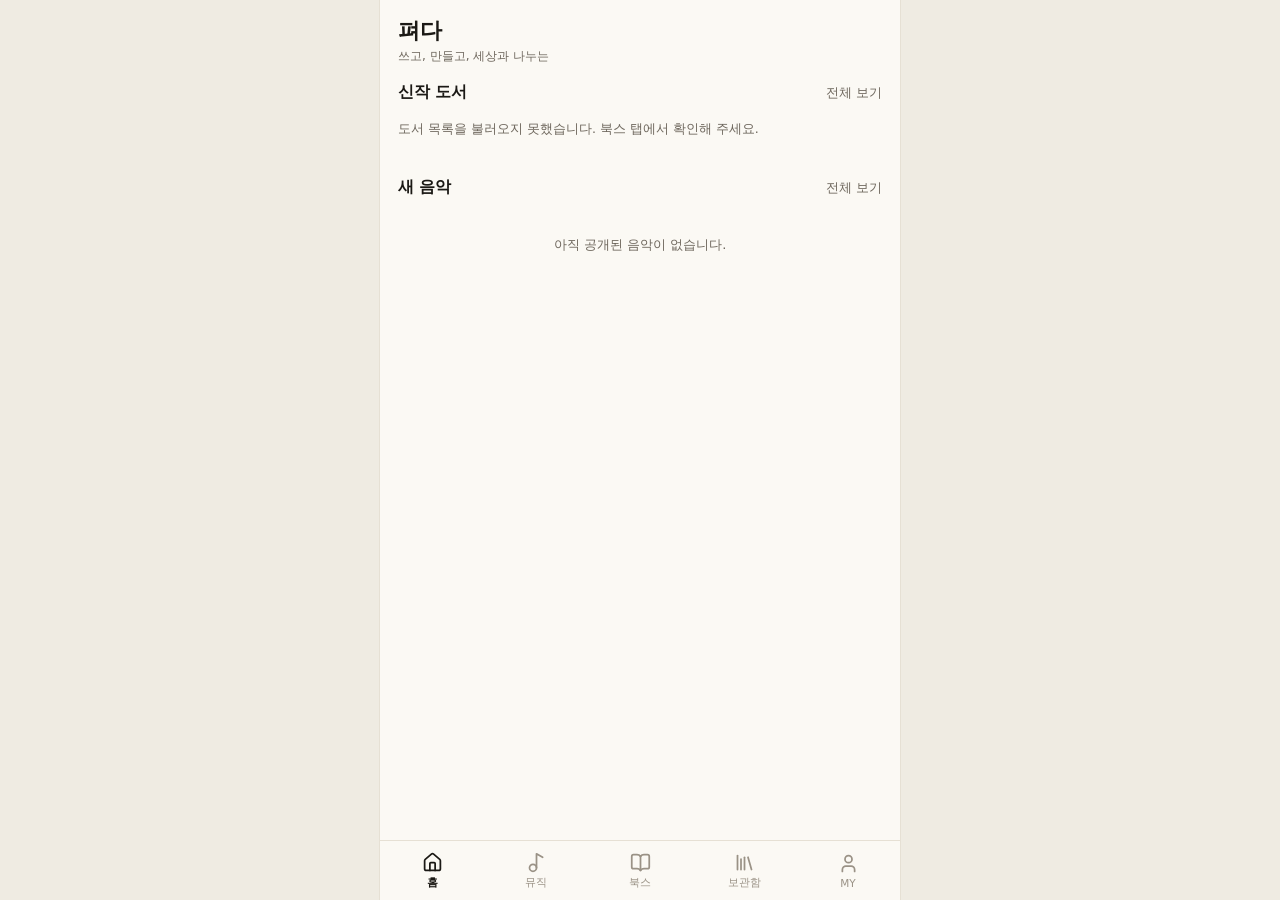
<file: app/index.html>
<!doctype html><html lang="ko"><head><meta charset="UTF-8"/><meta name="viewport" content="width=device-width,initial-scale=1,viewport-fit=cover"/><meta name="theme-color" content="#fbf9f4"/><meta name="apple-mobile-web-app-capable" content="yes"/><meta name="apple-mobile-web-app-title" content="펴다"/><link rel="manifest" href="./manifest.webmanifest"/><title>펴다 PYODA</title>  <script type="module" crossorigin src="./assets/index-D0Ibu9yj.js"></script>
  <link rel="stylesheet" crossorigin href="./assets/index--Af00pNB.css">
</head><body><div id="root"></div></body></html>
</file>
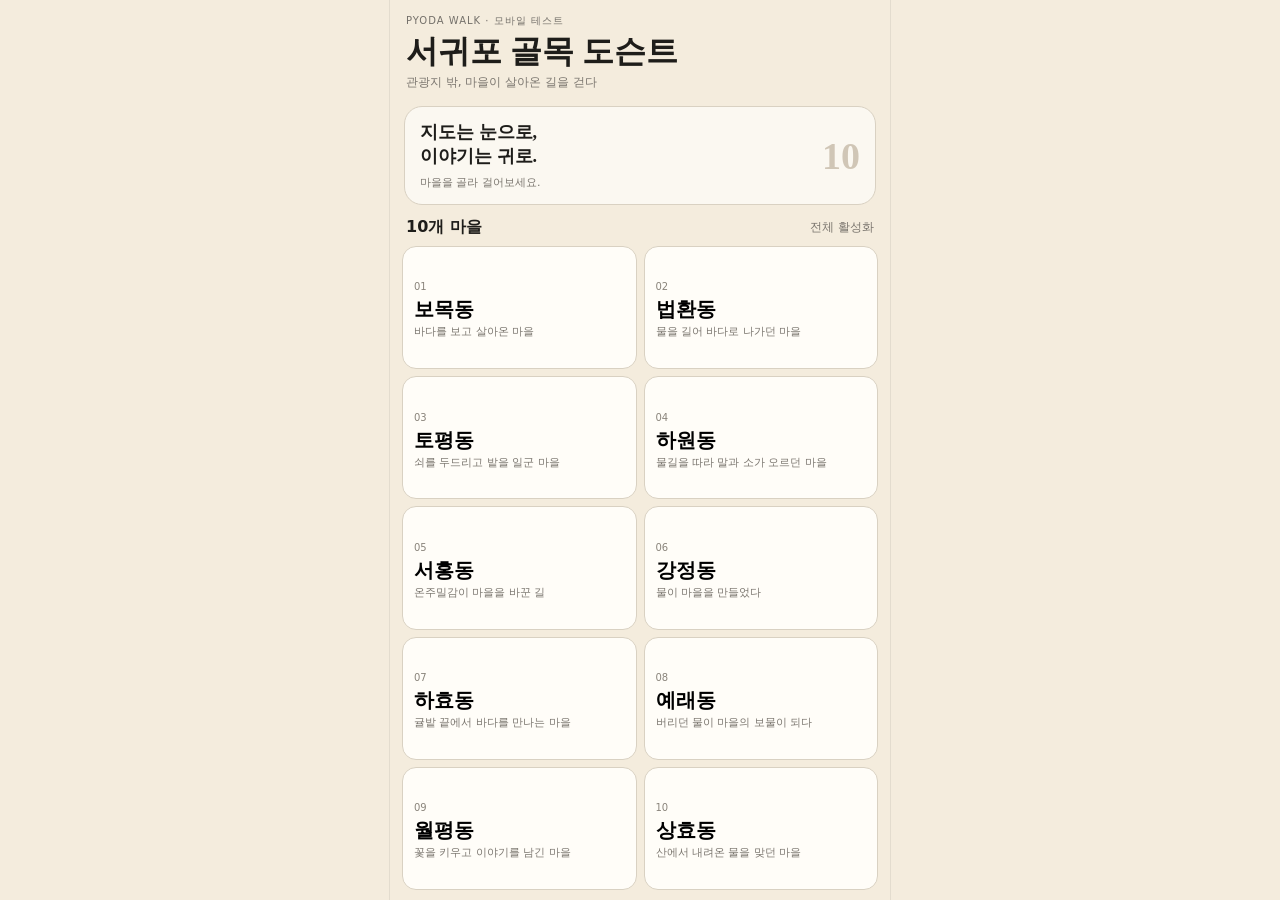
<file: walk/index.html>
<!doctype html>
<html lang="ko">
<head>
<meta charset="utf-8">
<meta name="viewport" content="width=device-width,initial-scale=1,viewport-fit=cover">
<meta name="theme-color" content="#f7f1e5">
<title>PYODA WALK · 서귀포 골목 도슨트</title>
<link rel="manifest" href="manifest.webmanifest">
<link rel="stylesheet" href="styles.css"><link rel="stylesheet" href="mobile-layout.css">
<link rel="icon" type="image/png" sizes="32x32" href="assets/icons/icon-32.png?v=1">
<link rel="apple-touch-icon" sizes="180x180" href="assets/icons/icon-180.png?v=1">
<meta name="application-name" content="PYODA WALK">
<meta name="apple-mobile-web-app-title" content="PYODA WALK">
<meta name="apple-mobile-web-app-capable" content="yes">
</head>
<body>
<main id="app">
  <section id="home" class="screen active">
    <header class="homeHead">
      <div class="eyebrow">PYODA WALK · 모바일 테스트</div>
      <h1>서귀포 골목 도슨트</h1>
      <p>관광지 밖, 마을이 살아온 길을 걷다</p>
    </header>
    <div class="hero">
      <div><strong>지도는 눈으로,<br>이야기는 귀로.</strong><p>마을을 골라 걸어보세요.</p></div>
      <div class="heroMark">10</div>
    </div>
    <div class="sectionRow"><h2>10개 마을</h2><span>전체 활성화</span></div>
    <div id="villageGrid" class="villageGrid"></div>
  </section>

  <section id="course" class="screen">
    <header class="bar"><button class="round" data-go="home">←</button><div><div id="courseEyebrow" class="eyebrow"></div><h1 id="courseName"></h1></div></header>
    <div class="courseCard">
      <p id="courseSubtitle" class="courseSubtitle"></p>
      <h2>걸으며 듣는 마을 이야기</h2>
      <div class="chips"><span id="courseDuration"></span><span>6개 이야기 지점</span><span id="courseTheme"></span></div>
      <p class="note">도착하면 자동으로 들려드립니다. 현재 보목포구 1곳 연결.</p>
    </div>
    <div id="pointPreview" class="pointPreview"></div>
    <div class="bottomAction"><button id="startBtn" class="primary">걷기 시작</button></div>
  </section>

  <section id="walk" class="screen walk">
    <header class="walkBar"><button class="round dark" data-go="course">←</button><div><small id="walkNo"></small><strong id="walkName"></strong></div><button id="zoomReset" class="round dark">◎</button></header>
    <div id="mapShell" class="mapShell">
      <div id="mapStage" class="mapStage">
        <img id="mapImage" alt="골목 도슨트 지도">
        <div id="pulse" class="pulse" aria-label="현재 위치"><span></span><i></i><b></b></div>
      </div>
      <div class="zoomCtl"><button id="zoomOut">−</button><button id="zoomIn">＋</button></div>
    </div>
    <div class="storySheet">
      <div class="sheetTop"><div><span class="mini">걷는 중</span><h2 id="storyTitle"></h2></div><strong id="progressPct">0%</strong></div>
      <div class="progress"><i id="progressBar"></i></div>
      <p id="storyText"></p>
      <div class="nextBox"><div><span class="mini">다음 장소</span><strong id="nextPlace"></strong><small id="nextEta"></small></div><button id="speakBtn" class="listen">▶ 이야기 듣기</button></div>
      <div class="controls"><button id="demoBtn">데모 걷기</button><button id="gpsBtn">자동 안내 시작</button><button id="pauseBtn" disabled>일시정지</button></div>
      <details id="placeSettings" class="placeSettings"><summary>장소 설정 · <span id="placeCount"></span></summary>
<p>정확한 안내 위치를 지정합니다. 직접 저장한 좌표는 이 기기에만 적용됩니다.</p>
<label>이야기 장소<select id="placeSelect"></select></label>
<div class="coordinateFields"><label>위도<input id="placeLat" type="number" step="any" inputmode="decimal" placeholder="33.…"></label><label>경도<input id="placeLng" type="number" step="any" inputmode="decimal" placeholder="126.…"></label></div>
<label>안내 반경(m)<input id="placeRadius" type="number" min="15" max="100" value="30" inputmode="numeric"></label>
<p id="placeSource" role="status"></p><a id="placeMap" target="_blank" rel="noopener">지도에서 장소 찾기 ↗</a>
<div class="settingActions"><button id="capturePlace">현재 위치로 지정</button><button id="savePlace">좌표 저장</button><button id="exportPlaces">좌표 내보내기</button><button id="resetWalk">들은 기록 초기화</button></div>
</details><div id="status" class="status">데모 걷기로 지도 위 위치점 이동을 먼저 확인할 수 있습니다.</div>
    </div>
  </section>
</main>
<script src="course-data.js"></script><script src="pyoda-location.js"></script><script src="arrival-engine.js"></script><script src="app.js"></script><script src="auto-docent.js"></script><script src="mobile-layout.js"></script>
<script>if(!window.PyodaNative && 'serviceWorker'in navigator){addEventListener('load',()=>navigator.serviceWorker.register('./sw.js').catch(()=>{}));}</script>
</body></html>
</file>
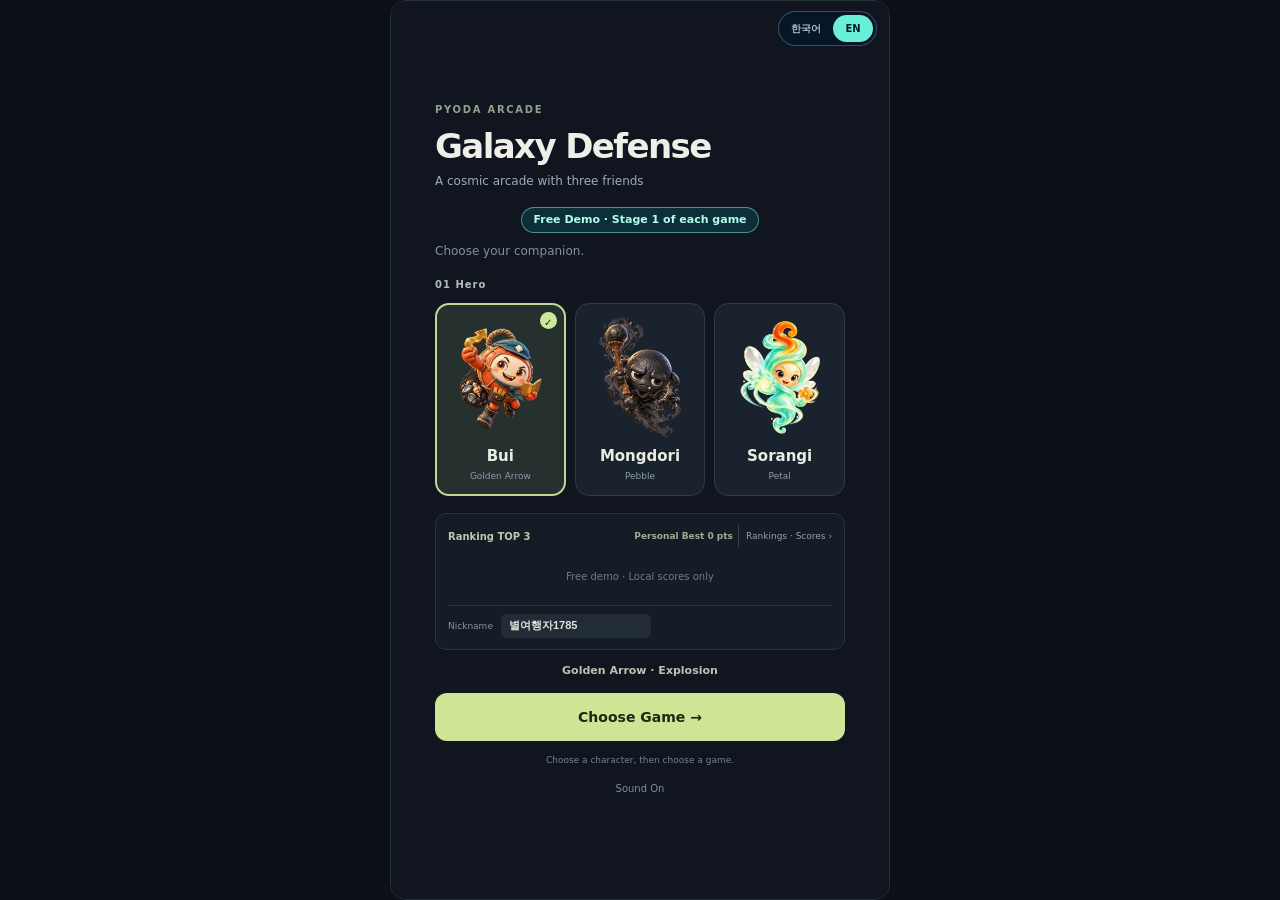
<file: games/galaxy-defense/index.html>
<!doctype html>
<html lang="ko"><head><meta charset="utf-8"><meta name="viewport" content="width=device-width,initial-scale=1,maximum-scale=1,viewport-fit=cover,user-scalable=no"><meta name="theme-color" content="#020817"><title>은하 방어선 · PYODA</title>
<link rel="icon" type="image/png" sizes="32x32" href="./icon-32.png?v=2">
<link rel="apple-touch-icon" sizes="180x180" href="./icon-180.png?v=2">
<link rel="manifest" href="./manifest.webmanifest?v=2">
<meta name="apple-mobile-web-app-capable" content="yes">
<meta name="apple-mobile-web-app-status-bar-style" content="black-translucent">
<meta name="apple-mobile-web-app-title" content="은하 방어선">
<meta name="application-name" content="은하 방어선">
<style>
:root{color-scheme:dark;--aqua:#79ffe9;--gold:#ffd27e;--violet:#c594ff;--mint:#73ffd2}
*{box-sizing:border-box;-webkit-tap-highlight-color:transparent}html,body{margin:0;height:100%;overflow:hidden;background:#020611;color:#f4f8ff;font-family:system-ui,-apple-system,'Apple SD Gothic Neo','Malgun Gothic',sans-serif}body{display:grid;place-items:center;background:radial-gradient(ellipse 50% 72% at 50% 44%,#122450,#040915 70%)}
.shell{position:relative;width:100vw;max-width:500px;height:100vh;height:100dvh;max-height:900px;overflow:hidden;isolation:isolate;background:#030b22;box-shadow:0 0 0 1px #4fcdf040,0 22px 75px #000a}canvas{display:block;width:100%;height:100%;touch-action:none;cursor:crosshair}button{font:inherit;cursor:pointer;touch-action:manipulation;-webkit-user-select:none;user-select:none;appearance:none;-webkit-appearance:none}button:focus-visible{outline:2px solid #b7fff8;outline-offset:3px}
.hud{position:absolute;z-index:4;left:0;right:0;top:0;padding:calc(11px + env(safe-area-inset-top)) 14px 8px;background:linear-gradient(#03112aee,#05132abb 72%,transparent);pointer-events:none}
.hudrow{display:flex;align-items:start;gap:12px}.metric{min-width:0}.metric.score{flex:1}.metric small{font-size:9px;letter-spacing:1.4px;color:#89a5ca;font-weight:900;display:block;margin-bottom:4px}.metric strong{font-size:22px;line-height:1;color:#8bffe7;white-space:nowrap;font-weight:950;font-variant-numeric:tabular-nums}.metric.wave strong{color:#fff;font-size:20px}.hearts{white-space:nowrap;color:#ff76ab;text-shadow:0 0 10px #f09;font-size:18px}.pause{width:40px;height:40px;border:1px solid #6b94b56e;border-radius:10px;background:#0c2441be;color:white;pointer-events:auto}.hudsub{display:flex;justify-content:space-between;align-items:center;gap:8px;margin-top:7px}.hudsub .combo{color:#ffda83;font-size:11px;font-weight:900}.hudsub .best{color:#8ba8c9;font-size:10px;font-weight:850}.best b{color:#cde7fa}
.top-guide{display:flex;justify-content:space-between;align-items:center;gap:10px;text-align:left;margin-top:5px;font-size:9px;line-height:1.25;letter-spacing:.1px;font-weight:750;color:#b8ccdfad;white-space:nowrap}.top-guide button{pointer-events:auto;touch-action:manipulation;-webkit-appearance:none;appearance:none;border:1px solid #b7a4b47a;background:#241b32bd;color:#ffe6ef;border-radius:7px;padding:7px 10px;min-height:30px;font-size:11px;font-weight:900;letter-spacing:-.3px}.stagebar{height:3px;background:#43618840;overflow:hidden;border-radius:10px;margin-top:7px}.stagebar span{display:block;height:100%;width:0;background:linear-gradient(90deg,#54e5ef,#b2ffcb);box-shadow:0 0 10px #7affed}
.touch-lane{position:absolute;z-index:3;bottom:calc(91px + env(safe-area-inset-bottom));left:16px;right:16px;height:72px;border:1px dashed #8eeade52;border-radius:14px;background:linear-gradient(180deg,#081e3705,#103a5d25);touch-action:none;user-select:none;-webkit-user-select:none;display:flex;align-items:flex-end;justify-content:center;padding-bottom:7px;color:#9de4efb0;font-size:10px;font-weight:800;letter-spacing:.2px}.bottom{position:absolute;z-index:5;bottom:calc(11px + env(safe-area-inset-bottom));left:14px;right:14px;display:flex;align-items:end;justify-content:space-between;pointer-events:none;gap:10px}.power{width:221px;max-width:65%;padding:10px 11px;border:1px solid #85dcfb32;border-radius:13px;background:#08172dbf;backdrop-filter:blur(7px)}.power-title{font-size:10px;color:#a5bcd8;font-weight:900;display:flex;justify-content:space-between;gap:4px;align-items:center;letter-spacing:.5px}.power-title b{color:#84ffeb;font-size:11px}.bars{display:flex;gap:3px;margin-top:7px}.bars i{display:block;flex:1;height:5px;border-radius:3px;background:#1d3a5d}.bars i.on{background:#7dffe6;box-shadow:0 0 7px #8effdb}.power-meta{display:flex;flex-wrap:wrap;gap:4px 8px;margin-top:6px;font-size:9px;font-weight:750;color:#9cb4d8}.bomb{position:relative;pointer-events:auto;width:74px;height:74px;flex:0 0 74px;border-radius:50%;background:radial-gradient(circle at 35% 25%,#8c457b,#411b57 61%,#150927);border:1.5px solid #ff91c6;box-shadow:0 0 27px #f8449644,inset 0 0 0 5px #1a123867;display:flex;flex-direction:column;justify-content:center;align-items:center;color:white;font-size:9px;font-weight:950;letter-spacing:1px}.bomb i{font-style:normal;font-size:24px}.bomb b{position:absolute;right:-4px;top:-3px;background:#fff;color:#47243d;border-radius:50%;width:23px;height:23px;display:grid;place-items:center}.bomb:disabled{opacity:.34}.bomb:active{transform:scale(.94)}
.banner{position:absolute;z-index:5;top:21%;left:5%;right:5%;text-align:center;pointer-events:none;opacity:0;transform:translateY(9px);transition:opacity .25s,transform .25s}.banner.show{opacity:1;transform:none}.banner strong{display:block;font-weight:1000;color:#b9fff5;font-size:clamp(25px,7vw,35px);letter-spacing:1.6px;text-shadow:0 0 21px #34dfea}.banner small{display:block;font-size:11px;color:#d7e8fa;font-weight:850;letter-spacing:1px;margin-top:6px}
.overlay{position:absolute;z-index:9;inset:0;display:flex;align-items:center;justify-content:center;background:linear-gradient(180deg,#02091aec,#061126ec 58%,#030816f5);padding:calc(10px + env(safe-area-inset-top)) 14px calc(14px + env(safe-area-inset-bottom));backdrop-filter:blur(7px)}.overlay.hidden{opacity:0;visibility:hidden;pointer-events:none}.inner{width:100%;max-width:420px;text-align:center;display:flex;flex-direction:column;align-items:center;gap:0;min-height:0}.kicker{font-size:10px;font-weight:950;letter-spacing:3px;color:#79ffe5}.title{margin:6px 0 0;font-size:clamp(26px,8.5vw,44px);font-weight:1000;letter-spacing:-1.4px;text-shadow:0 0 33px #4ba8ff56}.subttl{display:block;color:#76ffe8;font-size:clamp(12px,3.5vw,16px);letter-spacing:4px;margin:4px 0 13px;font-weight:950}.desc{font-size:12px;line-height:1.65;color:#b7c8e2;margin:0 0 13px}.pick-title{color:#e0edff;font-size:11px;letter-spacing:2px;font-weight:950;margin:0 0 10px}.choices{width:100%;display:grid;grid-template-columns:repeat(3,minmax(0,1fr));gap:8px;margin:0 0 12px}.choices[hidden]{display:none}
.hero-option{position:relative;min-width:0;padding:7px 4px 12px;border:1px solid #456481;border-radius:16px;background:linear-gradient(#152745d8,#091326f0);color:#e8f4ff;display:flex;flex-direction:column;align-items:center;overflow:hidden;transition:border-color .2s,transform .14s,background .2s,box-shadow .2s}.hero-option[data-active="true"]{border-color:var(--hero-color);background:linear-gradient(#21406a,#0c1830);box-shadow:inset 0 0 0 1px var(--hero-color),0 0 28px #4affc545,0 10px 28px #0008;transform:translateY(-3px)}.hero-option .portrait{display:flex;align-items:center;justify-content:center;width:100%;height:clamp(116px,31vw,178px);position:relative;background:radial-gradient(circle at 50% 44%,#3e71ae66 0%,#1e3c6444 35%,transparent 76%);overflow:visible}.hero-option .portrait img{height:112%;max-width:138%;object-fit:contain;filter:drop-shadow(0 10px 18px #0009) drop-shadow(0 0 12px #a7ffff40)}.hero-option b{font-size:17px;font-weight:1000;color:var(--hero-color);margin-top:4px}.hero-option small{color:#b8cae4;font-size:10px;line-height:1.45;margin-top:4px}.hero-option em{position:absolute;top:6px;right:8px;font-size:9px;font-style:normal;font-weight:950;color:#021726;background:var(--hero-color);padding:2px 6px;border-radius:6px}.hero-option:not([data-active="true"]) em{display:none}
.selected-info{font-size:12px;font-weight:800;color:#cde0f8;min-height:21px;margin-bottom:12px}.selected-info b{color:#a1ffea}.start{width:min(100%,295px);padding:13px 16px;border:1px solid #d4fff9;border-radius:13px;background:linear-gradient(110deg,#58e8d9,#72c9ff);color:#06213c;box-shadow:0 0 25px #21e4d060;font-size:16px;font-weight:1000}.start:active{transform:scale(.98)}.mini{margin-top:13px;font-size:10px;line-height:1.8;color:#9eafcb}.sound-toggle{margin-top:8px;border:1px solid #577a9d78;border-radius:30px;background:#142946c9;color:#b6dafa;padding:5px 11px;font-size:10px;font-weight:900}.footer-note{font-size:10px;margin-top:10px;color:#7591b1;letter-spacing:1px}.return{border:1px solid #5d829b88;border-radius:9px;background:#0c2038;color:#c1dff5;font-size:12px;font-weight:850;margin-top:10px;padding:9px 21px}.end-session{border:1px solid #ff9ebf77;background:#572a4a61;border-radius:12px;color:#ffe6ed;font-size:14px;font-weight:900;margin-top:12px;padding:13px 18px;width:min(100%,295px);min-height:45px}.end-session[hidden]{display:none}.resume-image{width:120px;height:120px;object-fit:contain;display:none;margin:5px auto 6px}.overlay:not(.selecting) .resume-image{display:block}.overlay:not(.selecting) .pick-title,.overlay:not(.selecting) .selected-info{display:none}
@media(min-width:700px){.shell{border-radius:18px}}
@media(max-height:700px){.title{font-size:28px;margin-top:3px}.subttl{font-size:12px;margin-bottom:7px}.desc{font-size:11px;margin-bottom:6px;line-height:1.5}.pick-title{margin-bottom:5px}.choices{gap:5px;margin-bottom:5px}.hero-option{padding:4px 2px 8px}.hero-option .portrait{height:clamp(86px,21vh,126px)}.hero-option b{font-size:14px}.hero-option small{font-size:8px;margin-top:2px}.selected-info{font-size:11px;min-height:18px;margin-bottom:7px}.start{padding:10px 13px;font-size:14px}.mini{font-size:9px;margin-top:7px}.footer-note{display:none}.resume-image{height:90px;width:90px}.power{padding:8px}.bomb{width:62px;height:62px;flex-basis:62px}}
@media(max-height:620px){.touch-lane{height:57px;bottom:calc(82px + env(safe-area-inset-bottom));font-size:9px}.top-guide button{min-height:28px;padding:5px 7px}}
@media(max-height:570px){.top-guide{font-size:8px;margin-top:3px}.hero-option .portrait{height:65px}.subttl{margin-bottom:5px}.desc{display:none}.mini{margin-top:4px}.pick-title{margin-bottom:3px}.sound-toggle{margin-top:3px}.hud{padding-top:calc(5px + env(safe-area-inset-top))}.hudsub{margin-top:3px}}

/* Compact first-screen online leaderboard */
.rank-preview{width:100%;margin:0 0 9px;padding:9px 11px 8px;border:1px solid #6ea3b33d;border-radius:12px;background:linear-gradient(130deg,#132841cb,#081629c9);text-align:left;color:#ddecff}
.rank-head{display:flex;align-items:center;gap:8px;justify-content:space-between;font-weight:900;font-size:11px;margin-bottom:6px}
.rank-head-title{color:#ffe1a0;white-space:nowrap}.rank-head-title b{color:#fff}
.rank-mybest{font-size:10px;color:#a8ffed;white-space:nowrap;margin-left:auto}
.rank-open{border:1px solid #7197ba88;border-radius:7px;background:#132c49;color:#e5f4ff;font-size:10px;font-weight:850;padding:5px 8px;min-height:27px}
.rank-top3{display:grid;grid-template-columns:1fr;gap:3px;min-height:54px}
.rank-item{display:grid;grid-template-columns:24px minmax(0,1fr) 65px 50px;align-items:center;gap:4px;font-size:10px;line-height:16px}
.rank-item .place{color:#efca7b;font-weight:900}.rank-item .who{white-space:nowrap;overflow:hidden;text-overflow:ellipsis}.rank-item .points{text-align:right;font-weight:950;color:#9dfce9;font-variant-numeric:tabular-nums}.rank-item .wave-col{text-align:right;font-size:9px;color:#91aaca}
.rank-empty{font-size:10px;color:#99adc6;min-height:52px;display:flex;align-items:center;justify-content:center}
.rank-profile{display:flex;align-items:center;gap:8px;border-top:1px solid #7493aa33;margin-top:5px;padding-top:7px}.rank-profile label{font-size:10px;color:#9ab7d6;font-weight:800;white-space:nowrap}.rank-name{min-width:0;max-width:136px;flex:1;background:#08182c;border:1px solid #476f8e;border-radius:7px;padding:5px 7px;color:#fff;font-size:12px;font-weight:750;outline:none}.rank-name:focus{border-color:#8fffee}.rank-note{margin-left:auto;font-size:9px;color:#94a9c3;white-space:nowrap}
.overlay:not(.selecting) .rank-preview{display:none}
.rank-modal{position:absolute;z-index:14;inset:0;display:flex;align-items:center;justify-content:center;padding:calc(12px + env(safe-area-inset-top)) 15px calc(12px + env(safe-area-inset-bottom));background:#020918f2;backdrop-filter:blur(11px)}.rank-modal[hidden]{display:none}
.rank-panel{width:100%;max-width:380px;border:1px solid #6b91b17b;background:#0b1931;border-radius:17px;padding:16px;box-shadow:0 20px 48px #0009}
.rank-panel-head{display:flex;justify-content:space-between;align-items:center;gap:12px}.rank-panel-head h2{font-size:18px;margin:0;color:#f4e3b2}.rank-close{border:1px solid #5a7595;background:#1a2d48;border-radius:10px;color:#fff;font-size:14px;min-width:38px;min-height:38px}
.rank-tabs{display:flex;gap:5px;margin:14px 0 10px}.rank-tabs button{flex:1;min-height:37px;border:1px solid #496987;background:#10243c;color:#a9c2df;border-radius:9px;font-size:12px;font-weight:900}.rank-tabs button.active{background:#225a67;border-color:#7beeda;color:white}
.rank-list{min-height:220px;max-height:min(52vh,410px);overflow-y:auto;padding:5px 0;scrollbar-width:none}.rank-list::-webkit-scrollbar{display:none}
.rank-list .rank-item{grid-template-columns:28px minmax(0,1fr) 84px 55px;min-height:35px;padding:4px 7px;border-bottom:1px solid #597f9d27;font-size:12px}.rank-list .rank-item .wave-col{font-size:10px}
.rank-foot{font-size:10px;line-height:1.5;color:#94aaca;margin:9px 0 0}
@media(max-height:760px){.overlay.selecting .title{font-size:28px;margin-top:2px}.overlay.selecting .subttl{margin-bottom:6px}.overlay.selecting .desc{font-size:10px;line-height:1.35;margin-bottom:6px}.overlay.selecting .pick-title{margin-bottom:5px}.overlay.selecting .choices{margin-bottom:6px}.overlay.selecting .hero-option{padding:3px 2px 5px}.overlay.selecting .hero-option .portrait{height:clamp(65px,16vh,107px)}.overlay.selecting .hero-option b{font-size:14px}.overlay.selecting .hero-option small{font-size:8px;margin-top:1px}.overlay.selecting .selected-info{margin-bottom:5px;min-height:15px;font-size:10px}.overlay.selecting .start{padding:10px;font-size:14px}.overlay.selecting .mini{margin-top:5px;font-size:9px;line-height:1.5}.overlay.selecting .sound-toggle{margin-top:4px}.overlay.selecting .footer-note{display:none}.rank-preview{margin-bottom:5px;padding:6px 9px}.rank-head{margin-bottom:3px}.rank-top3{min-height:42px;gap:0}.rank-item{line-height:14px;font-size:9px}.rank-profile{margin-top:3px;padding-top:4px}}
@media(max-height:620px){.overlay.selecting .kicker{font-size:8px}.overlay.selecting .title{font-size:25px}.overlay.selecting .subttl{font-size:10px;margin-bottom:4px}.overlay.selecting .desc{display:none}.overlay.selecting .hero-option .portrait{height:60px}.overlay.selecting .hero-option small{font-size:7px}.overlay.selecting .hero-option{padding:2px}.overlay.selecting .rank-note{display:none}.overlay.selecting .selected-info{display:none}.overlay.selecting .mini{display:none}.overlay.selecting .sound-toggle{display:none}.rank-head{font-size:10px}.rank-mybest{font-size:9px}}
.game-options{width:100%;display:grid;gap:9px;margin:8px 0 14px}.game-options[hidden],.arcade-controls[hidden]{display:none}.game-options button{min-height:65px;border:1px solid #456481;border-radius:13px;background:#10243c;color:#e8f4ff;font-size:21px;text-align:left;padding:10px 18px}.game-options button b{font-size:17px;margin-left:8px}.game-options small{display:block;font-size:11px;color:#a8c3de;margin:4px 0 0 36px}.game-options button.active{border-color:#79ffe9;background:#183d50}.arcade-controls{position:absolute;z-index:6;bottom:calc(18px + env(safe-area-inset-bottom));left:12px;right:12px;display:flex;gap:7px}.arcade-controls button{flex:1;min-width:0;min-height:58px;border:1px solid #76c7db;border-radius:12px;background:#142c47;color:#e7faff;font-size:15px;font-weight:900;touch-action:none}.arcade-controls button:active{background:#2e6174}@media(max-height:620px){.game-options{gap:5px;margin:4px 0}.game-options button{min-height:48px;padding:6px 15px}.game-options small{font-size:9px}}

.arcade-controls{bottom:calc(12px + env(safe-area-inset-bottom));left:12px;right:12px;justify-content:space-between;align-items:end;gap:16px;padding:10px 0 0;background:linear-gradient(transparent,#030b22aa)}.control-pad,.control-actions{display:flex;align-items:end;gap:7px}.control-pad{flex:1.1}.control-actions{flex:1}.arcade-controls button{flex:1;width:52px;min-height:63px;border:1px solid #61829d;border-radius:18px;background:linear-gradient(145deg,#203d59,#0b1d36);box-shadow:inset 0 1px 0 #ffffff14;user-select:none;-webkit-user-select:none;display:flex;align-items:center;justify-content:center;flex-direction:column;gap:3px;padding:5px 2px}.arcade-controls button span{font-size:25px;line-height:1}.arcade-controls button small{font-size:9px;white-space:nowrap;color:#b9d0e4}.arcade-controls button.pressed{background:#326574;border-color:#a1fff0;transform:translateY(2px)}.control-actions button{border-color:#75cbbb;background:linear-gradient(145deg,#235c62,#153440)}.control-actions button[data-action=hard]{border-color:#dfb968;background:linear-gradient(145deg,#725930,#362b1d)}.arcade-controls[data-mode=bubble] .control-pad{flex:.75}.arcade-controls[data-mode=bubble] .control-actions{flex:1.4}.arcade-controls[data-mode=bubble] [data-action=attack]{min-height:76px;border-radius:50%;border-color:#ffd88c;background:radial-gradient(circle at 35% 25%,#826638,#372b1c);flex:1.25}.arcade-controls button.ready{box-shadow:0 0 14px #7fffe977;border-color:#9dffe7}.arcade-controls button[data-action=pop]{border-color:#c194ed;background:linear-gradient(145deg,#583f70,#2c2040)}@media(max-width:360px){.arcade-controls{gap:9px;left:8px;right:8px}.control-pad,.control-actions{gap:4px}.arcade-controls button{width:44px}}

.arcade-controls{align-items:center;gap:22px;padding:0;background:none;pointer-events:none}.control-pad,.control-actions{pointer-events:auto}.control-pad.dpad{position:relative;display:block;flex:0 0 134px;width:134px;height:134px;touch-action:none;user-select:none;-webkit-user-select:none;background:radial-gradient(circle,#163c5555,transparent 68%)}.dpad .dpad-key{position:absolute;width:45px;height:47px;min-height:0;padding:0;border:1.5px solid #6c9caf;box-shadow:inset 0 2px 0 #bddafc26,0 3px 0 #020b1b;background:linear-gradient(145deg,#244b65,#102338);border-radius:17px 17px 21px 21px;display:grid;place-items:center;touch-action:none;transform-origin:center}.dpad .dpad-key span{font-size:17px;color:#bddae6}.dpad .up{left:45px;top:0;clip-path:polygon(0 0,100% 0,100% 65%,50% 100%,0 65%)}.dpad .down{left:45px;bottom:0;clip-path:polygon(0 35%,50% 0,100% 35%,100% 100%,0 100%)}.dpad .left{left:0;top:44px;clip-path:polygon(0 0,65% 0,100% 50%,65% 100%,0 100%)}.dpad .right{right:0;top:44px;clip-path:polygon(35% 0,100% 0,100% 100%,35% 100%,0 50%)}.dpad .dpad-key.pressed{background:#4a918e;border-color:#b9ffe6;box-shadow:inset 0 0 13px #9affde66;transform:none}.dpad-center{position:absolute;left:61px;top:61px;width:12px;height:12px;border-radius:50%;background:#547a8d55;pointer-events:none}.control-actions{flex:1;justify-content:flex-end;align-items:center;gap:8px}.control-actions button{width:65px;min-height:65px;max-width:90px;border-radius:50%;flex:1}.arcade-controls[data-mode=bubble] .control-pad{flex:0 0 134px}.arcade-controls[data-mode=bubble] .control-actions{flex:1}.arcade-controls[data-mode=bubble] [data-action=attack]{min-height:78px}.arcade-controls [data-action=pop]{max-width:48px;min-height:48px}.arcade-controls [data-action=pop] span{font-size:19px}.arcade-controls [data-action=pop] small{font-size:8px}@media(max-width:360px){.arcade-controls{gap:11px}.control-pad.dpad,.arcade-controls[data-mode=bubble] .control-pad{flex-basis:118px;width:118px;height:118px}.dpad .dpad-key{width:40px;height:41px}.dpad .up,.dpad .down{left:39px}.dpad .left,.dpad .right{top:38px}.dpad-center{left:53px;top:53px}.control-actions{gap:5px}.control-actions button{width:53px;min-height:56px}.arcade-controls[data-mode=bubble] [data-action=attack]{min-height:66px}}
.arcade-controls[data-mode=bubble] [data-action=attack]{flex:0 0 84px;width:84px;height:84px;min-height:84px;max-width:84px}.arcade-controls[data-mode=bubble] .control-actions{padding-right:8px}@media(max-width:360px){.arcade-controls[data-mode=bubble] [data-action=attack]{flex-basis:76px;width:76px;height:76px;min-height:76px;max-width:76px}}

.arcade-controls[data-mode=bubble] .control-pad.dpad{flex-basis:146px;width:146px;height:146px}.arcade-controls[data-mode=bubble] .dpad .dpad-key{width:50px;height:51px}.arcade-controls[data-mode=bubble] .dpad .up,.arcade-controls[data-mode=bubble] .dpad .down{left:48px}.arcade-controls[data-mode=bubble] .dpad .left,.arcade-controls[data-mode=bubble] .dpad .right{top:47px}.arcade-controls[data-mode=bubble] .dpad-center{left:67px;top:67px}@media(max-width:360px){.arcade-controls[data-mode=bubble] .control-pad.dpad{flex-basis:130px;width:130px;height:130px}.arcade-controls[data-mode=bubble] .dpad .dpad-key{width:44px;height:45px}.arcade-controls[data-mode=bubble] .dpad .up,.arcade-controls[data-mode=bubble] .dpad .down{left:43px}.arcade-controls[data-mode=bubble] .dpad .left,.arcade-controls[data-mode=bubble] .dpad .right{top:42px}.arcade-controls[data-mode=bubble] .dpad-center{left:59px;top:59px}}

.touch-lane{border:0;background:none}.touch-lane span{display:none}

:root{--ink:#eef0e8;--muted:#85909c;--panel:#1b222d;--line:#323b46;--accent:#d3ed90;color-scheme:dark}
html,body{background:#0c1017;color:var(--ink)}body{background:#0c1017}
*{text-shadow:none!important}button{box-shadow:none!important;transition:background .12s,border-color .12s,transform .12s}button:focus-visible{outline:2px solid var(--accent);outline-offset:3px}
.shell{background:#10151f;box-shadow:none;border:0;border-radius:0}
.hud{padding:calc(14px + env(safe-area-inset-top)) 18px 8px;background:#10151ff5;border-bottom:1px solid #ffffff09}.metric small{color:#85909c;letter-spacing:0;font-size:10px;font-weight:600}.metric strong,.metric.wave strong{color:#eef0e8;font-size:23px;font-weight:800;letter-spacing:-.6px}.hearts{font-size:17px;color:#da889b}.hudrow{gap:17px}.pause{border:1px solid #3c4653;border-radius:10px;background:#202834;color:#e9eee4}.hudsub{margin-top:9px}.hudsub .combo{font-size:10px;color:#ccd6c3;font-weight:600}.hudsub .best{font-size:10px;color:#84929c}.best b{color:#bac6c9}.stagebar{height:2px;background:#29313b;margin-top:8px}.stagebar span{background:#b8d88b;box-shadow:none}.top-guide{font-size:9px;color:#82929f;margin-top:6px}.top-guide button{background:transparent;color:#b1bcc6;border:0;padding:5px 4px;min-height:32px;font-weight:600}
.overlay{background:#10151f;padding:calc(20px + env(safe-area-inset-top)) 20px calc(17px + env(safe-area-inset-bottom));backdrop-filter:none;align-items:center}.inner{max-width:410px}.kicker{align-self:flex-start;font-size:10px;color:#91a18c;letter-spacing:1.7px;font-weight:650}.title{align-self:flex-start;text-align:left;font-size:34px;letter-spacing:-1.6px;line-height:1.2;margin-top:11px;font-weight:850}.subttl{align-self:flex-start;font-size:12px;letter-spacing:0;color:#a0adb8;font-weight:500;margin:8px 0 19px}.desc{align-self:flex-start;text-align:left;font-size:12px;line-height:1.5;color:#8493a0;margin:0 0 19px}.pick-title{align-self:flex-start;font-size:10px;letter-spacing:1px;color:#b2beb9;font-weight:600;margin-bottom:13px}.choices{gap:9px;margin-bottom:17px}.hero-option{background:#1a222e;border:1px solid #303b46;border-radius:14px;padding:9px 4px 12px;box-shadow:none}.hero-option[data-active="true"]{background:#25302f;border:2px solid #bfd995;box-shadow:none;transform:none;padding:8px 3px 11px}.hero-option .portrait{height:128px;background:none}.hero-option .portrait img{height:98%;max-width:115%;filter:none}.hero-option b{color:#e9ece2;font-size:15px;font-weight:750;margin-top:6px}.hero-option small{font-size:9px;color:#8d9baa;line-height:1.4;margin-top:5px}.hero-option em{top:7px;right:7px;color:#151e14;background:#cfe99c;border-radius:50%;width:17px;height:17px;font-size:0;padding:0;display:grid;place-items:center}.hero-option em:after{content:'✓';font-size:10px;font-weight:800}.hero-option:not([data-active="true"]) em{display:none}
.selected-info{color:#b8c5b1;font-size:11px;min-height:17px;margin-bottom:12px;font-weight:550}.selected-info b{color:#d0e4a9}.start{width:100%;background:#cde594;color:#1c2814;border:0;border-radius:12px;min-height:48px;padding:12px 18px;font-size:14px;letter-spacing:0;font-weight:750}.start:active{background:#b9d882;transform:scale(.985)}.return{background:none;color:#9baaaa;border:0;font-size:11px;font-weight:500;margin-top:10px;padding:7px 10px;min-height:32px}.end-session{background:#27232b;color:#c8b6bf;border:1px solid #4c3c47;border-radius:12px;font-size:13px;max-width:none;width:100%;min-height:45px;margin-top:10px}.sound-toggle{background:none;border:0;color:#7f8f9c;font-size:10px;font-weight:500;margin-top:11px;padding:5px}.mini{color:#758490;font-size:9px;line-height:1.5;margin-top:13px}.footer-note{display:none}.overlay.selecting .resume-image{display:none!important}
.game-options{gap:9px;margin:0 0 17px}.game-options button{min-height:80px;display:flex;align-items:center;gap:13px;border:1px solid #343e49;border-radius:12px;background:#1b242f;color:#e4e9e2;padding:13px 15px;font-size:18px}.game-options button.active{background:#29322d;border:2px solid #bdcf98;padding:12px 14px}.game-options .game-copy{flex:1;display:flex;flex-direction:column;gap:5px}.game-options button b{font-size:16px;font-weight:700;margin:0}.game-options button small{font-size:10px;color:#8997a4;margin:0}.game-mark{width:39px;height:39px;color:#b7c7ad;display:grid;place-items:center}.game-mark svg{width:34px;height:34px;fill:none;stroke:currentColor;stroke-width:1.7;stroke-linecap:round;stroke-linejoin:round}.game-arrow{font-size:19px;color:#7d8b96}
.rank-preview{background:#151c26;border:1px solid #29343e;border-radius:11px;padding:11px 12px;margin-bottom:14px}.rank-head{font-size:10px;font-weight:650;gap:5px;margin-bottom:8px}.rank-head-title,.rank-head-title b{color:#bcc9af}.rank-mybest{font-size:9px;color:#9cad94}.rank-open{background:none;border:0;border-left:1px solid #34404a;border-radius:0;color:#94a1ad;font-size:9px;font-weight:500;padding:3px 0 3px 7px;min-height:23px}.rank-top3{min-height:42px;gap:2px}.rank-item{line-height:15px;font-size:9px}.rank-item .place{color:#98a584}.rank-item .points{color:#d3debd;font-weight:700}.rank-item .wave-col{color:#6f8390}.rank-empty{min-height:40px;font-size:10px;color:#687d8e}.rank-profile{border-top:1px solid #27333d;margin-top:7px;padding-top:8px}.rank-profile label{font-size:9px;font-weight:500;color:#8493a0}.rank-name{border:0;background:#222c37;border-radius:6px;max-width:150px;font-size:11px;padding:6px 8px;color:#e0e5db}.rank-note{display:none}.rank-panel{background:#161e29;border:1px solid #35414c;border-radius:14px;box-shadow:none}.rank-panel-head h2{font-size:16px;color:#d4dfc9}.rank-tabs button{background:#202c38;border:1px solid #394553;color:#98abb6}.rank-tabs button.active{background:#35422e;border-color:#a5ba8a;color:#dfebcf}.rank-close{background:#25313d;border:0;color:#c5d3d8}
.power{background:#19232f;border:1px solid #313e4a;backdrop-filter:none;border-radius:11px}.power-title,.power-title b{color:#c1d2ad;font-size:10px;letter-spacing:0;font-weight:650}.power-meta{color:#81929f;font-weight:500}.bars i{background:#34414e}.bars i.on{background:#bed195;box-shadow:none}.bomb{background:#bdcb9a;border:0;border-radius:50%;color:#202c19;font-size:9px;letter-spacing:0;box-shadow:none;width:66px;height:66px;flex-basis:66px}.bomb i{font-size:23px}.bomb b{background:#e4eadb;color:#354529;font-size:11px;width:20px;height:20px}.banner strong{color:#d5e5be;font-size:27px;letter-spacing:-.5px;font-weight:800}.banner small{color:#84969c;font-size:11px;letter-spacing:0;font-weight:550}
.arcade-controls{background:none}.arcade-controls button{background:#273440;border:1px solid #455460;border-radius:16px;color:#dee6dd;box-shadow:none}.arcade-controls button.pressed{background:#5c7056;border-color:#c3d2af;box-shadow:none}.arcade-controls button small{color:#a9b8bb;font-weight:500}.control-actions button,.arcade-controls [data-action=hard],.arcade-controls[data-mode=bubble] [data-action=attack]{background:#c1d797;border:0;color:#202d1b;box-shadow:none;border-radius:50%}.control-actions button small{color:#34442c;font-weight:650;font-size:11px}.control-actions button span{font-size:24px}.arcade-controls button.ready{background:#e2eba7;box-shadow:none;border:0}.dpad .dpad-key{background:#273540;border:1px solid #4b5e69;box-shadow:none;border-radius:13px}.dpad .dpad-key span{color:#c2d1d2;font-size:16px}.dpad .dpad-key.pressed{background:#637a5c;box-shadow:none}.control-pad.dpad{background:none}.dpad-center{background:#52677555}
@media(min-width:700px){.shell{border-radius:16px;border:1px solid #25303d}}
@media(max-height:760px){.overlay{padding-top:calc(14px + env(safe-area-inset-top));padding-bottom:calc(12px + env(safe-area-inset-bottom))}.overlay.selecting .title{font-size:30px;margin-top:7px}.overlay.selecting .subttl{font-size:11px;margin-top:5px;margin-bottom:12px}.overlay.selecting .desc{font-size:11px;margin-bottom:13px;line-height:1.4}.overlay.selecting .pick-title{margin-bottom:9px}.overlay.selecting .hero-option{padding:7px 3px 10px}.overlay.selecting .hero-option[data-active="true"]{padding:6px 2px 9px}.overlay.selecting .hero-option .portrait{height:98px}.overlay.selecting .hero-option b{font-size:14px}.overlay.selecting .hero-option small{font-size:8px;margin-top:4px}.overlay.selecting .selected-info{font-size:10px;margin-bottom:10px}.overlay.selecting .choices{margin-bottom:13px}.rank-preview{padding:8px 10px;margin-bottom:10px}.rank-profile{padding-top:6px;margin-top:5px}.overlay.selecting .start{padding:11px;font-size:14px;min-height:44px}.overlay.selecting .mini{font-size:9px;margin-top:9px}.game-options button{min-height:72px}.game-options{margin-bottom:12px}.overlay.selecting .sound-toggle{margin-top:8px}}
@media(max-height:620px){.overlay.selecting .title{font-size:25px;margin-top:5px}.overlay.selecting .subttl{margin-bottom:10px}.overlay.selecting .desc{display:none}.overlay.selecting .hero-option .portrait{height:70px}.overlay.selecting .hero-option small{display:none}.overlay.selecting .selected-info{display:block;margin-bottom:7px}.overlay.selecting .rank-top3{min-height:32px}.overlay.selecting .rank-item{font-size:8px;line-height:12px}.game-options button{min-height:58px;padding:8px 12px}.game-options button.active{padding:7px 11px}.game-options .game-mark{width:28px;height:28px}.game-options svg{width:25px;height:25px}.game-options .game-copy{gap:2px}.game-options button b{font-size:14px}.overlay.selecting .mini,.overlay.selecting .sound-toggle{display:none}}

.arcade-controls .control-actions button[data-action=hard]{background:#c1d797;border:0;color:#202d1b}.arcade-controls .control-actions button[data-action=hard].pressed{background:#adc880}.arcade-controls .control-actions button[data-action=hard] small{color:#34442c}

/* Public game demo: one playable first stage per game; mobile-first notice. */
.demo-badge{display:inline-flex;align-items:center;justify-content:center;gap:5px;margin:0 0 9px;padding:4px 11px;border:1px solid #89f5dd80;border-radius:999px;background:#0b3d46ad;color:#b2ffef;font-size:11px;font-weight:900;letter-spacing:0;line-height:1.45}
.demo-notice{display:flex;flex-direction:column;align-items:center;gap:5px;margin:0 0 8px;padding:11px 12px;border:1px solid #7fedda96;border-radius:13px;background:linear-gradient(135deg,#134352ee,#101b35f0);color:#e7fff8;font-size:12px;line-height:1.5;max-width:335px}
.demo-notice[hidden]{display:none}.demo-notice b{color:#8affdb;font-size:13px}.demo-notice .demo-availability{display:inline-block;margin-top:1px;font-size:11px;color:#ffd88e;font-weight:900}
@media(max-height:690px){.demo-notice{padding:7px 10px;gap:2px;font-size:11px}.demo-badge{padding:2px 8px;margin-bottom:5px;font-size:10px}}

.game-options{grid-template-columns:repeat(2,minmax(0,1fr));gap:8px}.game-options button,.game-options button.active{display:grid;grid-template-columns:26px 1fr;gap:7px;align-items:start;min-height:86px;padding:10px 11px}.game-options .game-mark{width:26px;height:26px;grid-column:1;grid-row:1}.game-options .game-mark svg{width:26px;height:26px}.game-options .game-arrow{grid-column:2;grid-row:1;text-align:right}.game-options .game-copy{grid-column:1/-1;grid-row:2;gap:3px}.game-options .game-copy b{font-size:14px}.game-options .game-copy small{font-size:9px}@media(max-height:700px){.game-options button,.game-options button.active{min-height:72px;padding:7px 10px;gap:4px}.overlay[data-menu-step="game"] .resume-image{height:50px!important;width:50px!important}}
</style></head><body>
<main class="shell"><canvas id="game" aria-label="좌우로 캐릭터를 움직이는 자동 발사 우주 슈팅 게임" tabindex="0"></canvas>
<header class="hud"><div class="hudrow"><div class="metric score"><small>점수</small><strong id="score">000000</strong></div><div class="metric wave"><small>단계</small><strong id="wave">01</strong></div><div class="metric"><small>생명</small><div class="hearts" id="hearts">♥ ♥ ♥</div></div><button class="pause" id="pause" aria-label="일시정지">Ⅱ</button></div><div class="hudsub"><span class="combo" id="combo">✦ 준비 완료</span><span class="best"><span class="build-version">1.2.9 · </span>BEST <b id="best">000000</b></span></div><div class="stagebar"><span id="progress"></span></div><div class="top-guide"><span>↔ 손가락으로 좌우 이동</span><button type="button" id="quickExit" aria-label="게임 종료하고 캐릭터 선택으로 돌아가기">나가기</button></div></header>
<div class="banner" id="banner" role="status" aria-live="polite"><strong id="bannerTitle"></strong><small id="bannerSub"></small></div>
<div id="touchLane" class="touch-lane" role="group" aria-label="손가락을 좌우로 움직여 캐릭터 조종"><span>↔ 이곳을 밀어 좌우 이동</span></div>
<div class="bottom"><div class="power"><div class="power-title"><span id="heroHud">HERO · 부이</span><b id="weaponLabel">LV.1 / 10</b></div><div class="bars" id="bars"><i></i><i></i><i></i><i></i><i></i><i></i><i></i><i></i><i></i><i></i></div><div class="power-meta"><span id="weaponName">황금 화살 미사일</span><span id="shieldLabel">◇ 실드 없음</span><span id="powerLabel">성장 준비</span></div></div><button class="bomb" id="bomb" aria-label="필살기 사용"><b id="bombCount">2</b><i>✹</i><span>필살기</span></button></div>
<section id="overlay" class="overlay selecting" aria-label="게임 메뉴"><div class="inner"><div id="kicker" class="kicker">GALAXY DEFENSE · EVOLUTION</div><h1 id="title" class="title">은하 방어선</h1><span id="subtitle" class="subttl">HERO EVOLUTION</span><p id="description" class="desc">3명의 영웅 중 하나를 선택하세요.<br>웨이브마다 적은 진화하고, 무기는 더욱 강해집니다.</p><img id="resumeImage" class="resume-image" src="[data-uri]" alt="선택한 영웅"><div id="pickTitle" class="pick-title">SELECT YOUR HERO · 캐릭터 선택</div><div id="choices" class="choices">
<button type="button" class="hero-option" data-hero="0" data-active="true" style="--hero-color:#ffbf70"><span class="portrait"><img src="[data-uri]" alt="부이 캐릭터"></span><b>부이</b><small>황금화살</small><em>선택</em></button>
<button type="button" class="hero-option" data-hero="1" data-active="false" style="--hero-color:#c5a0ff"><span class="portrait"><img src="[data-uri]" alt="몽돌이 캐릭터"></span><b>몽돌이</b><small>몽돌</small><em>선택</em></button>
<button type="button" class="hero-option" data-hero="2" data-active="false" style="--hero-color:#91ffcd"><span class="portrait"><img src="[data-uri]" alt="소랑이 캐릭터"></span><b>소랑이</b><small>꽃잎</small><em>선택</em></button></div>
<div class="rank-preview" id="rankPreview"><div class="rank-head"><span class="rank-head-title">랭킹 <b>TOP 3</b></span><span class="rank-mybest" id="rankMyBest">내 최고 0점</span><button type="button" class="rank-open" id="rankOpen">순위·기록 ›</button></div><div class="rank-top3" id="rankTop3"><div class="rank-empty">전체 순위 불러오는 중…</div></div><div class="rank-profile"><label for="rankNickname">닉네임</label><input id="rankNickname" class="rank-name" type="text" maxlength="12" autocomplete="nickname" spellcheck="false" placeholder="2~12자"><span class="rank-note">종료 시 최고점 자동 등록</span></div></div><div class="selected-info" id="selectedInfo">🔥 <b>부이</b> · 화염 탄환과 폭발 특화</div><button class="start" id="start">▶ 게임 시작</button><button class="return" id="reselect" hidden>↩ 처음으로</button><button class="end-session" id="endSession" hidden>나가기 · 캐릭터 선택으로</button><div class="mini">휴대폰: 손가락 좌우 이동 · 자동 발사 · 필살기 버튼<br>PC: ← → 또는 A D 이동 · B 폭탄 · P 일시정지</div><button class="sound-toggle" id="sound">사운드 켜짐</button><div class="footer-note">3D 영웅 선택 · 5 · 10 · 15 · 20 WAVE마다 진화한 보스 등장</div></div></section>
<section class="rank-modal" id="rankModal" aria-label="전체 순위와 내 기록" role="dialog" aria-modal="true" hidden><div class="rank-panel"><div class="rank-panel-head"><h2>순위 · 기록</h2><button type="button" class="rank-close" id="rankClose" aria-label="닫기">✕</button></div><div class="rank-tabs"><button type="button" id="rankTabGlobal" class="active">전체 TOP 10</button><button type="button" id="rankTabMine">내 최근 기록</button></div><div id="rankList" class="rank-list"></div><p id="rankFoot" class="rank-foot">전체 순위는 인터넷 연결 시 표시됩니다. 비로그인 베타 기록으로 별도의 부정 점수 인증은 없습니다.</p></div></section></main>
<script>
// Compatibility with older mobile WebView/Samsung Internet versions.
if(typeof CanvasRenderingContext2D!=='undefined' && !CanvasRenderingContext2D.prototype.roundRect){
 CanvasRenderingContext2D.prototype.roundRect=function(x,y,w,h,r){
  r=typeof r==='number'?r:(Array.isArray(r)?Number(r[0])||0:0);
  r=Math.max(0,Math.min(r,Math.abs(w)/2,Math.abs(h)/2));
  this.moveTo(x+r,y);this.lineTo(x+w-r,y);this.quadraticCurveTo(x+w,y,x+w,y+r);
  this.lineTo(x+w,y+h-r);this.quadraticCurveTo(x+w,y+h,x+w-r,y+h);
  this.lineTo(x+r,y+h);this.quadraticCurveTo(x,y+h,x,y+h-r);
  this.lineTo(x,y+r);this.quadraticCurveTo(x,y,x+r,y);
  this.closePath();
  return this;
 }
}
(()=>{'use strict';
// PUBLIC WEB EDITION ONLY. The installed Android app remains a separate full version.
// These stage limits are a public demo feature, NOT copy protection: the repository is public.
const WEB_DEMO = true;
const WEB_DEMO_MAX_STAGE = 1;
const W=420,H=820,TWO=Math.PI*2, $=id=>document.getElementById(id), clamp=(n,a,b)=>Math.max(a,Math.min(b,n)),rnd=(a,b)=>a+Math.random()*(b-a),range=(a,b)=>Math.floor(rnd(a,b));
const canvas=$('game'),ctx=canvas.getContext('2d',{alpha:false})||canvas.getContext('2d');
const heroes=[{name:'부이',type:'fire',name2:'황금 화살 미사일',color:'#ffbd73',desc:'황금화살 · 폭발',speed:345,rate:.18,baseDamage:1.15},{name:'몽돌이',type:'rock',name2:'몽돌 관통탄',color:'#cbb1ff',desc:'몽돌 · 충격파',speed:308,rate:.235,baseDamage:1.65},{name:'소랑이',type:'spirit',name2:'꽃잎 유도탄',color:'#85ffcf',desc:'꽃잎 · 회복',speed:390,rate:.145,baseDamage:.9}];
const heroImgs=[...document.querySelectorAll('.hero-option img')].map(img=>img);
const ui={overlay:$('overlay'),choices:$('choices'),pick:$('pickTitle'),kicker:$('kicker'),title:$('title'),subtitle:$('subtitle'),desc:$('description'),selected:$('selectedInfo'),resume:$('resumeImage'),start:$('start'),reselect:$('reselect'),endSession:$('endSession'),quickExit:$('quickExit'),touchLane:$('touchLane'),sound:$('sound'),score:$('score'),wave:$('wave'),hearts:$('hearts'),pause:$('pause'),combo:$('combo'),best:$('best'),progress:$('progress'),bomb:$('bomb'),bombCount:$('bombCount'),heroHud:$('heroHud'),weaponLabel:$('weaponLabel'),weaponName:$('weaponName'),shieldLabel:$('shieldLabel'),powerLabel:$('powerLabel'),bars:[...$('bars').children],rankTop3:$('rankTop3'),rankMyBest:$('rankMyBest'),rankNickname:$('rankNickname'),rankModal:$('rankModal'),rankList:$('rankList'),rankFoot:$('rankFoot'),rankOpen:$('rankOpen'),rankClose:$('rankClose'),rankTabGlobal:$('rankTabGlobal'),rankTabMine:$('rankTabMine'),banner:$('banner'),bannerTitle:$('bannerTitle'),bannerSub:$('bannerSub')};
let selected=0,state='menu',player=null,wave=1,score=0,best=0,combo=0,comboTime=0,clock=0,last=0,frame=0,waveWait=-1,spawnDelay=0,shootDelay=0,diveDelay=0,shake=0,flash=0,alertRemain=0,attackCounter=0;
let stars=[],clouds=[],enemies=[],shots=[],enemyShots=[],drops=[],particles=[],floaters=[],boss=null,bombRing=null,noiseSeed=0;
let input={left:false,right:false,touch:false,x:W/2},audioCtx=null,soundOn=true;
try{best=Number(localStorage.getItem('galaxy-neon-best')||0)||0;selected=clamp(Number(localStorage.getItem('galaxy-evo-hero')||0)||0,0,2)}catch(_){ }

const GALAXY_API = 'https://chnlljbmatsawxrrsany.supabase.co/rest/v1/rpc/';
const GALAXY_PUBLIC_KEY = 'sb_publishable_5GSQmJ7eFEKFuPmL6dxpxA_fKct9Zdn';
let remoteRanks=[],remoteStatus='loading',recentRecords=[],deviceId='',nickname='',sessionRecorded=true,rankView='global';
function readSafe(k,def){try{return localStorage.getItem(k)||def}catch(_){return def}}
function putSafe(k,v){try{localStorage.setItem(k,v)}catch(_){}}
function newUUID(){if(window.crypto&&typeof crypto.randomUUID==='function')return crypto.randomUUID();let r=()=>Math.floor(Math.random()*65536).toString(16).padStart(4,'0');return r()+r()+'-'+r()+'-4'+r().slice(1)+'-a'+r().slice(1)+'-'+r()+r()+r()}
function goodName(n){return (n||'').trim().replace(/[^가-힣A-Za-z0-9 _-]/g,'').slice(0,12)}
function scoreText(n){return Number(n||0).toLocaleString('ko-KR')}
function initRecords(){try{let v=JSON.parse(readSafe('galaxy-arcade-records','[]'));recentRecords=Array.isArray(v)?v.slice(0,12):[]}catch(_){recentRecords=[]}
 deviceId=readSafe('galaxy-arcade-device','');if(!/^[0-9a-f-]{36}$/i.test(deviceId)){deviceId=newUUID();putSafe('galaxy-arcade-device',deviceId)}
 nickname=goodName(readSafe('galaxy-arcade-name',''));if(nickname.length<2){nickname='별여행자'+Math.floor(1000+Math.random()*9000);putSafe('galaxy-arcade-name',nickname)}ui.rankNickname.value=nickname;
 ui.rankNickname.addEventListener('input',()=>{nickname=goodName(ui.rankNickname.value);putSafe('galaxy-arcade-name',nickname)});
 ui.rankNickname.addEventListener('blur',()=>{if(nickname.length<2){nickname='별여행자'+Math.floor(1000+Math.random()*9000);ui.rankNickname.value=nickname;putSafe('galaxy-arcade-name',nickname)}});
 ui.rankOpen.addEventListener('click',()=>openRank('global'));ui.rankClose.addEventListener('click',closeRank);
 ui.rankTabGlobal.addEventListener('click',()=>openRank('global'));ui.rankTabMine.addEventListener('click',()=>openRank('mine'));
 ui.rankModal.addEventListener('click',e=>{if(e.target===ui.rankModal)closeRank()});
 if(WEB_DEMO)remoteStatus='demo';showRankSummary();if(!WEB_DEMO)loadGlobalRanks();
}
function makeRankRow(position,name,hero,points,stage){const row=document.createElement('div');row.className='rank-item';for(const [cl,txt] of [['place',position],['who',name+' · '+hero],['points',scoreText(points)],['wave-col','W'+stage]]){const span=document.createElement('span');span.className=cl;span.textContent=txt;row.appendChild(span)}return row}
function showRankSummary(){ui.rankMyBest.textContent='내 최고 '+scoreText(best)+'점';ui.rankTop3.replaceChildren();if(remoteStatus==='ok'&&remoteRanks.length){remoteRanks.slice(0,3).forEach((r,i)=>ui.rankTop3.appendChild(makeRankRow((i+1)+'위',r.nickname,r.hero,r.score,r.wave)))}else{const e=document.createElement('div');e.className='rank-empty';e.textContent=remoteStatus==='loading'?'순위 불러오는 중…':remoteStatus==='error'?'연결 안 됨 · 내 기록은 저장됩니다':remoteStatus==='demo'?'무료 체험판 · 내 기록만 저장됩니다':'첫 번째 기록의 주인공이 되어주세요';ui.rankTop3.appendChild(e)} }
async function postGalaxy(name,body){const ctl=(typeof AbortController!=='undefined')?new AbortController():null;const t=ctl?setTimeout(()=>ctl.abort(),9000):null;try{const response=await fetch(GALAXY_API+name,{method:'POST',headers:{'apikey':GALAXY_PUBLIC_KEY,'Content-Type':'application/json'},body:JSON.stringify(body),signal:ctl?ctl.signal:undefined});if(!response.ok)throw new Error('score api '+response.status);return await response.json()}finally{if(t)clearTimeout(t)}}
async function loadGlobalRanks(){remoteStatus='loading';showRankSummary();try{let result=await postGalaxy('galaxy_top_scores',{p_limit:10});remoteRanks=Array.isArray(result)?result:[];remoteStatus='ok'}catch(e){console.warn('Leaderboard load failed',e.message);remoteStatus='error'}showRankSummary();if(!ui.rankModal.hidden&&rankView==='global')renderRankList()}
function openRank(view){rankView=view;ui.rankModal.hidden=false;ui.rankTabGlobal.classList.toggle('active',view==='global');ui.rankTabMine.classList.toggle('active',view==='mine');renderRankList()}
function closeRank(){ui.rankModal.hidden=true}
function renderRankList(){ui.rankList.replaceChildren();if(rankView==='global'){
 if(remoteStatus==='ok'&&remoteRanks.length){remoteRanks.forEach((r,i)=>ui.rankList.appendChild(makeRankRow((i+1)+'위',r.nickname,r.hero,r.score,r.wave)))}else{const msg=document.createElement('p');msg.className='rank-empty';msg.textContent=remoteStatus==='loading'?'순위 가져오는 중…':remoteStatus==='error'?'인터넷 연결을 확인해 주세요.':remoteStatus==='demo'?'온라인 랭킹은 정식판에서 제공됩니다.':'아직 등록된 기록이 없습니다.';ui.rankList.appendChild(msg)}
 ui.rankFoot.textContent=WEB_DEMO?'웹 체험판은 서버에 기록을 전송하지 않습니다. 내 기록은 기기에만 저장됩니다.':'전체 순위는 각 플레이어의 최고 기록으로 집계됩니다. 로그인 없는 베타 순위로 점수 위변조 방지는 제한적입니다.';
 }else{if(recentRecords.length){recentRecords.forEach((r,i)=>{let d=new Date(r.at);const date=Number.isNaN(d.getTime())?'최근':d.toLocaleDateString('ko-KR',{month:'numeric',day:'numeric'});ui.rankList.appendChild(makeRankRow(date,r.name||'내 기록',r.hero,r.score,r.wave))})}else{const msg=document.createElement('p');msg.className='rank-empty';msg.textContent='아직 플레이한 기록이 없어요.';ui.rankList.appendChild(msg)}ui.rankFoot.textContent='내 최근 기록은 이 기기의 브라우저에 최대 12회까지 저장됩니다. 브라우저 데이터를 지우면 사라질 수 있습니다.'}}
function finalizeRecord(){if(sessionRecorded)return;sessionRecorded=true;if(score<=0)return;let current={name:nickname.length>=2?nickname:'별여행자',hero:heroes[selected].name,score,wave,at:new Date().toISOString()};recentRecords.unshift(current);recentRecords=recentRecords.slice(0,12);putSafe('galaxy-arcade-records',JSON.stringify(recentRecords));showRankSummary();
 if(nickname.length<2||WEB_DEMO){return}
 postGalaxy('galaxy_submit_score',{p_device:deviceId,p_nickname:nickname,p_hero:current.hero,p_score:score,p_wave:wave}).then(v=>{loadGlobalRanks()}).catch(e=>{console.warn('Rank submit failed. Local history remains saved.',e.message);remoteStatus='error';showRankSummary()});
}

function imgReady(i){return heroImgs[i].complete&&heroImgs[i].naturalWidth>0}
// Keep the playfield below the HUD and above the actual touch controls.
const playView={scale:1,x:0,y:0,top:0,bottom:740};
function size(){
 const shell=canvas.parentElement,r=shell.getBoundingClientRect(),head=document.querySelector('.hud').getBoundingClientRect();
 const pad=document.querySelector('.arcade-controls'),footer=document.querySelector('.bottom');
 const activePad=pad&&!pad.hidden?pad:footer;
 const foot=activePad&&getComputedStyle(activePad).display!=='none'?activePad.getBoundingClientRect():null;
 const top=Math.max(0,head.bottom-r.top)+8,bottom=foot?Math.min(r.height,foot.top-r.top-8):r.height-12;
 const height=Math.max(1,bottom-top);canvas.style.position='absolute';canvas.style.top=top+'px';canvas.style.height=height+'px';
 const d=Math.min(devicePixelRatio||1,2),width=Math.max(1,Math.round(r.width*d)),pixels=Math.max(1,Math.round(height*d));
 if(canvas.width!==width)canvas.width=width;if(canvas.height!==pixels)canvas.height=pixels;
 playView.top=shell.dataset.gameMode==='bubble'?0:shell.dataset.gameMode==='constellation'?120:0;
 playView.bottom=shell.dataset.gameMode==='galaga'?740:shell.dataset.gameMode==='bubble'?715:700;
 playView.scale=Math.min(r.width/W,height/(playView.bottom-playView.top));
 playView.x=(r.width-W*playView.scale)/2;playView.y=(height-(playView.bottom-playView.top)*playView.scale)/2-playView.top*playView.scale;
}
function beginPlayfield(){const r=canvas.getBoundingClientRect(),d=canvas.width/r.width;ctx.setTransform(1,0,0,1,0,0);ctx.fillStyle='#10151f';ctx.fillRect(0,0,canvas.width,canvas.height);ctx.setTransform(playView.scale*d,0,0,playView.scale*d,playView.x*d,playView.y*d)}
size();addEventListener('resize',size);if(window.visualViewport)visualViewport.addEventListener('resize',size);
function sound(id){if(!soundOn)return;try{if(!audioCtx){var AudioContextClass=window.AudioContext||window.webkitAudioContext;if(!AudioContextClass)return;audioCtx=new AudioContextClass()}if(audioCtx.state==='suspended')audioCtx.resume();let o=audioCtx.createOscillator(),g=audioCtx.createGain(),now=audioCtx.currentTime,vals=({fire:[840,270,.06,.011],kill:[245,64,.14,.043],damage:[245,65,.36,.07],up:[420,1120,.20,.06],bomb:[100,30,.55,.13],boss:[210,65,.44,.08]})[id]||[560,790,.12,.05];o.type=id==='bomb'?'sawtooth':'triangle';o.frequency.setValueAtTime(vals[0],now);o.frequency.exponentialRampToValueAtTime(vals[1],now+vals[2]);g.gain.setValueAtTime(vals[3],now);g.gain.exponentialRampToValueAtTime(.0001,now+vals[2]);o.connect(g);g.connect(audioCtx.destination);o.start(now);o.stop(now+vals[2]+.01)}catch(_){}}
function vibrate(ms=25){try{navigator.vibrate&&navigator.vibrate(ms)}catch(_){}}
function initSpace(){stars=Array.from({length:145},()=>({x:rnd(0,W),y:rnd(0,H),v:rnd(10,110),a:rnd(.2,.9),rad:rnd(.4,1.6),tw:rnd(0,TWO)}));clouds=Array.from({length:12},()=>({x:rnd(-80,W+80),y:rnd(0,H),r:rnd(75,190),a:rnd(.015,.065),color:['#1d77e7','#8c33dd','#00b1da'][range(0,3)]}))}initSpace();
function setSelected(n){selected=n;document.querySelectorAll('.hero-option').forEach((b,i)=>b.dataset.active=String(i===selected));ui.selected.innerHTML=heroes[n].desc.replace(heroes[n].name,'<b>'+heroes[n].name+'</b>');ui.resume.src=heroImgs[n].src;try{localStorage.setItem('galaxy-evo-hero',String(n))}catch(_){}}document.querySelectorAll('.hero-option').forEach(b=>b.addEventListener('click',()=>{setSelected(Number(b.dataset.hero));sound('up')}));setSelected(selected);
function levelPower(lv){return Math.min(20,lv)}
function playerInit(){player={x:W/2,y:H-205,inv:2,hp:3,weapon:1,charge:0,shield:0,rapid:0,fire:0,bombs:2,mastery:0};input.x=player.x}
function hud(){if(!player)return;ui.score.textContent=scoreText(score);ui.best.textContent=scoreText(best);ui.wave.textContent=String(wave).padStart(2,'0');ui.hearts.innerHTML=Array.from({length:3},(_,i)=>`<span style="opacity:${i<player.hp?1:.17}">♥</span>`).join('');ui.bomb.disabled=state!=='playing'||player.bombs===0;ui.bombCount.textContent=player.bombs;ui.heroHud.textContent=heroes[selected].name;ui.weaponLabel.textContent=`LV.${player.weapon} / 10${player.mastery?` ★${player.mastery}`:''}`;ui.weaponName.textContent=heroes[selected].name2;ui.bars.forEach((e,i)=>e.classList.toggle('on',i<player.weapon));ui.shieldLabel.textContent=player.shield>0?'◇ 실드 '+Math.ceil(player.shield)+'s':'◇ 실드 없음';ui.powerLabel.textContent='강화 '+Math.round(player.charge*100)+'%';ui.combo.textContent=combo>1&&comboTime>0?'✦ COMBO ×'+combo:'✦ '+(boss?'BOSS · TIER '+boss.tier:'난이도 '+Math.floor((wave-1)/3+1));ui.pause.textContent=state==='paused'?'▶':'Ⅱ';let remain=enemies.filter(e=>e.hp>0).length;let progress= boss?1-boss.hp/boss.max:enemies.length?1-remain/enemies.length:0;ui.progress.style.width=(clamp(progress,0,1)*100).toFixed(1)+'%'}
function banner(title,sub='',sec=1.3){ui.bannerTitle.textContent=title;ui.bannerSub.textContent=sub;ui.banner.classList.add('show');alertRemain=sec}
function show(mode){if(mode==='gameover')finalizeRecord();state=mode;ui.overlay.classList.remove('hidden');let selecting=mode==='menu'||mode==='gameover';ui.overlay.classList.toggle('selecting',selecting);ui.choices.hidden=!selecting;ui.pick.hidden=!selecting;ui.reselect.hidden=true;ui.endSession.hidden=mode!=='paused';ui.reselect.textContent=mode==='paused'?'↩ 처음으로':'다른 영웅 고르기';ui.subtitle.textContent=mode==='menu'?'세 친구의 아케이드':mode==='gameover'?'다시 한 판?':mode==='paused'?'준비되면 계속해요':'세 친구의 아케이드';if(mode==='menu'){ui.kicker.textContent='PYODA ARCADE';ui.title.textContent='은하 방어선';ui.desc.innerHTML='3명의 영웅 중 하나를 선택하세요.<br>적·보스·무기가 웨이브마다 진화합니다.';ui.start.textContent='플레이'}else if(mode==='gameover'){ui.kicker.textContent='플레이 기록';ui.title.textContent='작전 종료';ui.desc.innerHTML=`최종 <b style="color:#8affe7">${score.toLocaleString()}</b>점 · 웨이브 ${wave}<br>영웅을 바꾸거나 다시 도전하세요.`;ui.start.textContent='다시 플레이'}else if(mode==='paused'){ui.kicker.textContent='잠깐 쉬어가기';ui.title.textContent='일시 정지';ui.desc.innerHTML=`${heroes[selected].name} · 점수 ${score.toLocaleString()} · 웨이브 ${wave}<br>계속하거나 게임을 종료하세요.`;ui.start.textContent='계속하기'}hud()}
function exitGame(){if(state==='playing'||state==='paused')finalizeRecord();closeRank();input.left=input.right=input.touch=false;shots=[];enemyShots=[];enemies=[];drops=[];particles=[];floaters=[];boss=null;bombRing=null;waveWait=-1;wave=1;score=0;combo=0;comboTime=0;shake=0;flash=0;playerInit();ui.banner.classList.remove('show');alertRemain=0;show('menu');hud()}
function run(){if(state==='paused'){state='playing';ui.overlay.classList.add('hidden');hud();return}sessionRecorded=false;closeRank();clock=0;frame=0;wave=1;score=0;combo=0;comboTime=0;shake=0;flash=0;shots=[];enemyShots=[];enemies=[];drops=[];particles=[];floaters=[];boss=null;waveWait=-1;attackCounter=0;input.left=input.right=input.touch=false;playerInit();state='playing';ui.overlay.classList.add('hidden');spawnWave();hud();sound('up')}
function levelUp(times=1){if(!player)return;for(let k=0;k<times;k++){if(player.weapon<10){player.weapon++;banner('레벨업!',`${heroes[selected].name2} · LV.${player.weapon}`,1.1)}else{player.mastery++;banner('한계 돌파',`궁극 무기 ★${player.mastery}`,1.1)}}particlesBurst(player.x,player.y,heroes[selected].color,28,150);sound('up');hud()}
function upgrade(amount){if(!player)return;player.charge+=amount;while(player.charge>=1){player.charge-=1;levelUp()}}
function spawnWave(){enemies=[];enemyShots=[];boss=null;waveWait=-1;spawnDelay=1.45;diveDelay=2.4;shootDelay=2;const tier=Math.max(1,Math.ceil(wave/5)),waveDifficulty=1+(wave-1)*.145;let isBoss=wave%5===0;
if(isBoss){let count=Math.min(12,3+tier);for(let j=0;j<count;j++)enemies.push(makeEnemy(j%3,(W/(count+1))*(j+1),250+(j%2)*50,j));boss={x:W/2,y:200,tt:0,hp:405*Math.pow(1+0.73*(tier-1),1.4),max:405*Math.pow(1+0.73*(tier-1),1.4),tier,phase:1,fire:1.2,spin:0,laser:0,style:(tier-1)%4,moveSpeed:.72+tier*.12};banner('보스 등장',`${wave} WAVE · TIER ${tier} · 새로운 공격 패턴`,2.1);sound('boss')}
else{let rows=Math.min(5,3+Math.floor((wave-1)/4)),cols=6;for(let r=0;r<rows;r++)for(let c=0;c<cols;c++)enemies.push(makeEnemy(r===0?2:r===1?1:(c+wave)%3,51+c*63,190+r*48,r*cols+c));banner(`WAVE ${String(wave).padStart(2,'0')}`,`적 공격력 ×${waveDifficulty.toFixed(1)} · 무기 성장 진행`,1.3)}hud()}
function makeEnemy(type,x,y,id){let tougher=1+Math.floor((wave-1)/3),hp=(type===2?2:type===1?1.4:1)*tougher;return{x,y,homeX:x,homeY:y,hp,max:hp,type,id,glow:0,phase:rnd(0,TWO),diving:false,dive:0,fromX:x,fromY:y,targetX:x}}
function shootEnemy(x,y,vx,vy,r=5,style='normal'){if(enemyShots.length>=170)return;enemyShots.push({x,y,vx,vy,r,style,angle:rnd(0,TWO)})}
function fire(){const ch=heroes[selected],lv=player.weapon,xx=player.x,yy=player.y-24,pow=(ch.baseDamage+Math.floor((lv-1)/3)*.43+player.mastery*.22),style=ch.type==='fire'?'arrow':ch.type==='rock'?'pebble':'petal';const add=(x,vx,scale=1,pierce=0,target=false)=>shots.push({x,y:yy,vx,vy:-735,damage:pow*scale,pierce,r:ch.type==='rock'?7.8:ch.type==='spirit'?5.6:4.8,color:ch.color,target,style,spin:rnd(0,TWO),aoe:ch.type==='fire'&&lv>=5?9+lv*1.9:0});
if(ch.type==='fire'){add(xx,0,1.14);if(lv>=2){add(xx-12,-18,.8);add(xx+12,18,.8)}if(lv>=4){add(xx,-152,.77);add(xx,152,.77)}if(lv>=7){add(xx,-245,.63);add(xx,245,.63)}if(lv>=10){add(xx-7,-83,1.3);add(xx+7,83,1.3)}}
else if(ch.type==='rock'){add(xx,0,1.7,Math.floor(lv/3)+1);if(lv>=2){add(xx-11,-55,.85,1);add(xx+11,55,.85,1)}if(lv>=5){add(xx,-148,1.1,2);add(xx,148,1.1,2)}if(lv>=8){add(xx,-245,.8,2);add(xx,245,.8,2)}}
else{add(xx,0,1.0,0,true);if(lv>=2){add(xx-12,-60,.78,0,true);add(xx+12,60,.78,0,true)}if(lv>=4){add(xx,-160,.75,0,true);add(xx,160,.75,0,true)}if(lv>=7){add(xx-12,-245,.69,0,true);add(xx+12,245,.69,0,true)}if(lv>=10){add(xx,0,1.8,1,true)}}
if(frame%3===0)sound('fire')}
function particlesBurst(x,y,color,num=12,speed=180){for(let i=0;i<num;i++){let a=rnd(0,TWO),s=rnd(speed*.22,speed);particles.push({x,y,vx:Math.cos(a)*s,vy:Math.sin(a)*s,ttl:rnd(.35,.8),life:.8,rad:rnd(1,3.7),color})}if(particles.length>380)particles.splice(0,particles.length-380)}
function floating(x,y,s,color='#ffdc97'){floaters.push({x,y,s,color,ttl:1.2})}
function scoreAdd(base){combo=comboTime>0?Math.min(40,combo+1):1;comboTime=3.3;score+=Math.floor(base*Math.min(6,1+Math.floor((combo-1)/5)));if(score>best){best=score;try{localStorage.setItem('galaxy-neon-best',String(best))}catch(_){ }showRankSummary()}}
function kill(e){if(e.hp>-1e7&&e.hp>0)return;if(e.dead)return;e.dead=true;e.hp=-1e9;let color=['#68ffe7','#ffd16e','#ff78c5'][e.type];particlesBurst(e.x,e.y,color,14,180);scoreAdd((e.type+1)*110+(wave-1)*20);if(Math.random()<.12+Math.min(.06,wave*.002)){let roll=Math.random(),type=roll<.47?'weapon':roll<.67?'shield':roll<.78?'rapid':roll<.9?'bomb':'heart';drops.push({x:e.x,y:e.y,type,v:125,phase:rnd(0,TWO)})}if(Math.random()<.4)sound('kill')}
function bossDamage(d,x,y){if(!boss)return;boss.hp-=d;particlesBurst(x,y,'#ffbadd',3,64);if(boss.hp>0){if(boss.phase===1&&boss.hp<=boss.max*.58){boss.phase=2;banner('⚠ PHASE 2',`TIER ${boss.tier} · 광폭화 · 공격 가속`,1.2);shake=7;sound('boss')}return}const tier=boss.tier;particlesBurst(boss.x,boss.y,'#ff79a9',92,320);particlesBurst(boss.x,boss.y,'#8ffdff',52,280);score+=3000*tier;if(score>best){best=score;putSafe('galaxy-neon-best',String(best));showRankSummary()}flash=.75;shake=16;boss=null;enemyShots=[];drops.push({x:W/2-48,y:190,type:'weapon',v:90,phase:0},{x:W/2+45,y:190,type:'bomb',v:90,phase:0});upgrade(.65);banner('보스 클리어',`TIER ${tier} 격파 · 다음 무기 진화`,2);sound('bomb')}
function hit(){if(!player||state!=='playing'||player.inv>0)return;if(player.shield>0){player.shield=0;player.inv=.65;particlesBurst(player.x,player.y,'#b6ffff',25,190);floating(player.x,player.y-50,'SHIELD BLOCK','#ccffff');return}player.hp--;player.weapon=Math.max(1,player.weapon-1);player.inv=2.1;combo=0;comboTime=0;shake=13;flash=.45;particlesBurst(player.x,player.y,'#ff67b8',36,200);sound('damage');vibrate([30,20,55]);if(player.hp<=0)show('gameover');hud()}
function ultimate(){if(!player||state!=='playing'||player.bombs<=0)return;player.bombs--;enemyShots=[];flash=.9;shake=9;bombRing={r:0,tt:0};particlesBurst(player.x,player.y,'#edcfff',56,300);for(const e of enemies){if(e.dead)continue;e.hp-=7+player.weapon;if(e.hp<=0)kill(e)}if(boss)bossDamage(26+player.weapon*8+player.mastery*9,boss.x,boss.y);sound('bomb');vibrate(45);floating(player.x,player.y-70,'필살기!','#ffdcff');hud()}
function take(d){if(d.type==='weapon')upgrade(.65);if(d.type==='shield'){player.shield=15;banner('쉴드','15초 보호막',.85)}if(d.type==='rapid'){player.rapid=12;banner('연사','연사 속도 강화 · 12초',.85)}if(d.type==='bomb'){player.bombs=Math.min(5,player.bombs+1);banner('필살기 +1','필살기 충전',.85)}if(d.type==='heart'){player.hp=Math.min(3,player.hp+1);banner('HP +1','체력 회복',.85)}particlesBurst(d.x,d.y,'#ccffee',18,120);sound('up');hud()}
function enemyAi(dt){let difficulty=Math.min(3.65,1+(wave-1)*.105),sway=Math.sin(clock*(.9+difficulty*.08))*Math.min(43,23+wave*.8);
for(let e of enemies){if(e.dead)continue;if(e.diving){e.dive+=dt*(.53+difficulty*.12);let p=e.dive;e.x=e.fromX+(e.targetX-e.fromX)*Math.sin(Math.min(p,1)*Math.PI*.8)+Math.sin(p*9)*24;e.y=e.fromY+p*(H-e.fromY+50);if(p>=1.1){e.diving=false;e.y=-25;e.x=e.homeX}}else{let k=Math.min(1,dt*(4+difficulty));e.x+=(clamp(e.homeX+sway,24,W-24)-e.x)*k;e.y+=(e.homeY+Math.sin(clock*2.6+e.phase)*4-e.y)*k}if(Math.abs(e.x-player.x)<15&&Math.abs(e.y-player.y)<17)hit()}
if(spawnDelay<=0){diveDelay-=dt;shootDelay-=dt;if(diveDelay<=0){const avail=enemies.filter(e=>!e.dead&&!e.diving&&e.y>80&&e.y<H-280);let num=wave>=9?2:1;for(let i=0;i<num&&avail.length;i++){let index=range(0,avail.length),e=avail.splice(index,1)[0];e.diving=true;e.dive=0;e.fromX=e.x;e.fromY=e.y;e.targetX=clamp(player.x+rnd(-110,110),25,W-25)}diveDelay=clamp(rnd(1.17,2.22)/difficulty,.33,2.2)}if(shootDelay<=0){const avail=enemies.filter(e=>!e.dead&&e.y>60&&e.y<H-225);if(avail.length){let e=avail[range(0,avail.length)],v=clamp(240+difficulty*41,250,505),vx=clamp((player.x-e.x)*.75,-115,115);shootEnemy(e.x,e.y+15,vx,v,5);if(wave>=7){shootEnemy(e.x,e.y+15,vx-80,v*.95,4);shootEnemy(e.x,e.y+15,vx+80,v*.95,4)}}shootDelay=clamp(rnd(.74,1.35)/difficulty,.28,1.35)}}}
function bossAi(dt){if(!boss)return;let b=boss;b.tt+=dt;b.spin+=dt*(.6+b.tier*.08);b.x=W/2+Math.sin(b.tt*b.moveSpeed)*Math.min(W/2-85*(1+Math.min(.38,b.tier*.05))-12,94+b.tier*9);b.y=200+Math.sin(b.tt*1.6)*15;if(spawnDelay>0)return;b.fire-=dt;let phase=b.phase===2?1.35:1,spd=Math.min(475,245+b.tier*23);if(b.fire>0)return;
// Tier 1: fan, tier 2: aimed volleys, tier 3: spiral; tier 4+: alternating crossfire.
const pattern=(b.tier-1)%4;if(pattern===0){let n=5+Math.min(4,b.tier-1);for(let i=0;i<n;i++){let angle=(i-(n-1)/2)*.19,aim=(player.x-b.x)*.16;shootEnemy(b.x,b.y+32,Math.sin(angle)*spd+aim,Math.cos(angle)*spd,6,'glow')}}
else if(pattern===1){let dx=player.x-b.x,dy=player.y-b.y,len=Math.hypot(dx,dy)||1;for(let i=-1;i<=1;i++)shootEnemy(b.x,b.y+44,(dx/len)*spd+i*70,(dy/len)*spd,6,'aim');for(let i=-2;i<=2;i++)shootEnemy(b.x,b.y+42,i*65,spd*.92,4)}
else if(pattern===2){for(let i=0;i<8+(b.phase===2?4:0);i++){let a=b.spin+i*TWO/(8+(b.phase===2?4:0));shootEnemy(b.x,b.y+25,Math.cos(a)*spd*.72,Math.sin(a)*spd*.72,5,'spiral')}}
else{for(let i=0;i<9;i++){let a=i*TWO/9+(b.phase===2?.37:0);shootEnemy(b.x,b.y+24,Math.cos(a)*spd*.75,Math.sin(a)*spd*.75,5,'cross')}shootEnemy(b.x,b.y+40,(player.x-b.x)*.85,spd*.96,7)}
if(b.phase===2&&pattern!==2){let aim=clamp((player.x-b.x)*.95,-180,180);shootEnemy(b.x-28,b.y+38,aim-80,spd*1.04,5);shootEnemy(b.x+28,b.y+38,aim+80,spd*1.04,5)}b.fire=clamp((1.39-b.tier*.115)/phase,.3,1.4);attackCounter++;if(attackCounter%3===0)sound('boss')}
function step(dt){clock+=dt;frame++;for(let s of stars){s.y+=(state==='playing'?1:.22)*s.v*dt;if(s.y>H){s.y=0;s.x=rnd(0,W)}}if(alertRemain>0){alertRemain-=dt;if(alertRemain<=0)ui.banner.classList.remove('show')}if(state!=='playing')return;
player.inv=Math.max(0,player.inv-dt);player.shield=Math.max(0,player.shield-dt);player.rapid=Math.max(0,player.rapid-dt);comboTime=Math.max(0,comboTime-dt);flash=Math.max(0,flash-dt*2);shake=Math.max(0,shake-dt*24);spawnDelay=Math.max(0,spawnDelay-dt);
if(input.left||input.right){player.x+=(Number(input.right)-Number(input.left))*heroes[selected].speed*dt;input.touch=false;input.x=player.x}else if(input.touch){player.x+=(input.x-player.x)*Math.min(1,dt*20)}player.x=clamp(player.x,26,W-26);player.y=H-205+Math.sin(clock*4)*2;
player.fire-=dt;if(player.fire<=0){fire();player.fire=heroes[selected].rate*Math.max(.68,1-(player.weapon-1)*.026)*(player.rapid>0?.55:1)}
for(let i=shots.length-1;i>=0;i--){let b=shots[i];if(b.target){let target=boss?boss:enemies.filter(e=>!e.dead).sort((a,c)=>Math.hypot(a.x-b.x,a.y-b.y)-Math.hypot(c.x-b.x,c.y-b.y))[0];if(target&&target.y<b.y){let steer=clamp((target.x-b.x)*1.25,-240,240);b.vx+=(steer-b.vx)*Math.min(1,dt*4)}}b.spin=(b.spin||0)+dt*(b.style==='pebble'?6.8:b.style==='petal'?4.8:.6);b.x+=b.vx*dt;b.y+=b.vy*dt;if(b.y<-40||b.x<-45||b.x>W+45){shots.splice(i,1);continue}
let gotHit=false;for(let e of enemies){if(e.dead)continue;if(Math.abs(b.x-e.x)<21+b.r*.4&&Math.abs(b.y-e.y)<16+b.r*.5){e.hp-=b.damage;if(b.aoe>0){for(let nearby of enemies)if(!nearby.dead&&nearby!==e&&Math.hypot(nearby.x-e.x,nearby.y-e.y)<b.aoe+32){nearby.hp-=b.damage*.45;if(nearby.hp<=0)kill(nearby)}}e.glow=.25;if(e.hp<=0)kill(e);else particlesBurst(e.x,e.y,'#ffe5ae',2,55);if(b.pierce>0){b.pierce--;b.damage*=.77;b.y-=10}else{gotHit=true}break}}
if(!gotHit&&boss&&Math.abs(b.x-boss.x)<Math.min(95,66+boss.tier*4)&&Math.abs(b.y-boss.y)<48){bossDamage(b.damage,b.x,b.y);if(b.pierce>0){b.pierce--;b.damage*=.72;b.y-=17}else gotHit=true}if(gotHit)shots.splice(i,1)}
for(let i=enemyShots.length-1;i>=0;i--){let b=enemyShots[i];b.x+=b.vx*dt;b.y+=b.vy*dt;if(b.x<-35||b.y>H+35||b.y<-45||b.x>W+35){enemyShots.splice(i,1);continue}if(Math.hypot(b.x-player.x,b.y-player.y)<b.r+10){enemyShots.splice(i,1);hit()}}
enemyAi(dt);bossAi(dt);
for(let i=drops.length-1;i>=0;i--){let d=drops[i];d.y+=d.v*dt;d.x+=Math.sin(clock*2+d.phase)*17*dt;if(d.y>H+25){drops.splice(i,1);continue}if(Math.abs(d.x-player.x)<33&&Math.abs(d.y-player.y)<31){drops.splice(i,1);take(d)}}
for(let i=particles.length-1;i>=0;i--){let p=particles[i];p.ttl-=dt;p.x+=p.vx*dt;p.y+=p.vy*dt;p.vx*=.986;p.vy*=.986;if(p.ttl<=0)particles.splice(i,1)}for(let i=floaters.length-1;i>=0;i--){let f=floaters[i];f.ttl-=dt;f.y-=dt*33;if(f.ttl<=0)floaters.splice(i,1)}if(bombRing){bombRing.tt+=dt;bombRing.r+=dt*850;if(bombRing.tt>1.1)bombRing=null}
if(enemies.every(e=>e.dead)&&!boss&&waveWait<0)waveWait=1.8;if(waveWait>=0){waveWait-=dt;if(waveWait<0){if(WEB_DEMO&&wave>=WEB_DEMO_MAX_STAGE){completeWebDemo();return}wave++;upgrade(.46+(wave%5===1?.2:0));if(selected===2&&wave%5===1)player.hp=Math.min(3,player.hp+1);if(wave%6===1)player.bombs=Math.min(5,player.bombs+1);spawnWave()}}
if(frame%6===0)hud()}
function path(points,fill,stroke,line=1){ctx.beginPath();ctx.moveTo(points[0][0],points[0][1]);for(let i=1;i<points.length;i++)ctx.lineTo(points[i][0],points[i][1]);ctx.closePath();if(fill){ctx.fillStyle=fill;ctx.fill()}if(stroke){ctx.strokeStyle=stroke;ctx.lineWidth=line;ctx.stroke()}}
function circle(x,y,r,fill){ctx.fillStyle=fill;ctx.beginPath();ctx.arc(x,y,r,0,TWO);ctx.fill()}
function round(x,y,w,h,r,fill){ctx.fillStyle=fill;ctx.beginPath();ctx.roundRect(x,y,w,h,r);ctx.fill()}
function background(){ctx.fillStyle='#10151f';ctx.fillRect(0,0,W,H);if(gameMode==='galaga'){ctx.fillStyle='#778599';for(let i=0;i<stars.length;i+=4){const s=stars[i];ctx.globalAlpha=.2+s.a*.3;ctx.fillRect(s.x,s.y,1.3,1.3)}ctx.globalAlpha=1}else{ctx.strokeStyle='#ffffff05';ctx.lineWidth=1;ctx.beginPath();ctx.moveTo(0,138);ctx.lineTo(W,138);ctx.stroke()}}
function playerDraw(){if(!player)return;ctx.save();ctx.translate(player.x,player.y);if(player.inv>0&&Math.floor(clock*12)%3===0)ctx.globalAlpha=.45;if(imgReady(selected))ctx.drawImage(heroImgs[selected],-33,-45+Math.sin(clock*5)*1.5,66,79);if(player.shield>0){ctx.strokeStyle='#9cbcd8';ctx.lineWidth=2;ctx.beginPath();ctx.arc(0,-5,36,0,TWO);ctx.stroke()}ctx.restore()}
function enemyDraw(e){
 ctx.save();ctx.translate(e.x,e.y);ctx.rotate(clock*.25+e.phase*.35+(e.diving?Math.sin(e.dive*5)*.3:0));
 const colors=['#72f7e5','#ffce7b','#ff84bb'],cc=colors[e.type];
 path([[0,-24],[12,-11],[23,0],[12,10],[0,24],[-12,10],[-23,0],[-12,-11]],['#173e49','#51422b','#513049'][e.type],cc,2);
 path([[0,-15],[8,0],[0,15],[-8,0]],'#c5eef0',cc,1);
 for(let i=0;i<4;i++){const a=clock*.65+i*Math.PI/2;circle(Math.cos(a)*27,Math.sin(a)*20,2.5,cc)}
 if(e.glow>0){circle(0,0,25,'#ffffff34');e.glow-=.025}
 if(e.max>4){round(-15,-30,30,3,1,'#203048');round(-15,-30,30*clamp(e.hp/e.max,0,1),3,1,cc)}
 ctx.restore();
}
function bossDraw(){
 if(!boss)return;const b=boss;ctx.save();ctx.translate(b.x,b.y);
 const colors=['#ff8fad','#8bd9e9','#ffd38a','#caafff'],cc=colors[b.style];ctx.rotate(Math.sin(clock*.37)*.07);
 ctx.strokeStyle=cc;ctx.lineWidth=4;
 for(let k=0;k<2;k++){ctx.save();ctx.rotate((k?1:-1)*clock*.37);ctx.beginPath();ctx.ellipse(0,0,78+b.tier*2,29+k*17,k?-.64:.64,0,TWO);ctx.stroke();ctx.restore()}
 for(let i=0;i<8;i++){const a=i*Math.PI/4+clock*.3,r=67;ctx.save();ctx.translate(Math.cos(a)*r,Math.sin(a)*r*.55);ctx.rotate(a);path([[0,-13],[9,0],[0,13],[-9,0]],'#242b4a',cc,2);ctx.restore()}
 path([[0,-41],[36,-9],[22,30],[-22,30],[-36,-9]],b.phase===2?'#733452':'#293a57',cc,3);
 circle(0,-4,19,'#d6eefd');circle(0,-4,9,b.phase===2?'#ff658b':'#5e9fff');ctx.restore();
 round(W/2-88,103,176,9,5,'#14213a');round(W/2-86,105,172*clamp(b.hp/b.max,0,1),5,3,b.phase===2?'#ff5f7e':cc);
 ctx.fillStyle='#ffe0ed';ctx.textAlign='center';ctx.font='900 10px system-ui';ctx.fillText('성운 코어 · '+b.tier+'단계 · '+b.phase+'형태',W/2,97);
}
function dropsDraw(d){let colors={weapon:'#8cffe9',shield:'#92dfff',rapid:'#ffdc78',bomb:'#ff92c7',heart:'#ff8798'},cc=colors[d.type];ctx.save();ctx.translate(d.x,d.y);ctx.rotate(clock*1.2);ctx.shadowColor=cc;ctx.shadowBlur=0;path([[0,-16],[15,0],[0,16],[-15,0]],'#172f45',cc,2);ctx.rotate(-clock*1.2);ctx.shadowBlur=0;ctx.font='950 17px system-ui';ctx.textAlign='center';ctx.textBaseline='middle';ctx.fillStyle=cc;ctx.fillText({weapon:'W',shield:'◇',rapid:'⚡',bomb:'✹',heart:'♥'}[d.type],0,1);ctx.restore()}
function drawPlayerShot(b){ctx.save();ctx.translate(b.x,b.y);if(b.style==='arrow'){ctx.rotate(Math.atan2(b.vy,b.vx)+Math.PI/2);ctx.shadowColor='#ffd36f';ctx.shadowBlur=0;path([[0,-18],[9,6],[3,4],[3,15],[-3,15],[-3,4],[-9,6]],'#f2af24','#fff2b0',2);path([[0,-7],[4,5],[-4,5]],'#fff8d6');round(-5,9,10,4,2,'#cc8422');circle(0,13,2.8,'#fffbe6');ctx.globalAlpha=.45;path([[0,19],[6,31],[0,28],[-6,31]],'#ffb24f');ctx.globalAlpha=1}else if(b.style==='pebble'){ctx.rotate(b.spin||0);ctx.shadowColor='#cbb1ff';ctx.shadowBlur=0;circle(0,0,8,'#3a4154');circle(-6,3,4.2,'#59617b');circle(6,4,3.8,'#68708e');circle(-2,-5,2.2,'#8e97b9');ctx.shadowBlur=0;ctx.globalAlpha=.35;circle(0,0,13,'#cbb1ff');ctx.globalAlpha=1}else{ctx.rotate(b.spin||0);ctx.shadowColor='#98ffe0';ctx.shadowBlur=0;for(let i=0;i<4;i++){ctx.save();ctx.rotate(i*Math.PI/2+.35);ctx.fillStyle=i%2?'#ffd5a1':'#b0ffe1';ctx.beginPath();ctx.ellipse(0,-7,4.8,11.2,0,0,TWO);ctx.fill();ctx.restore()}circle(0,0,4.3,'#fff1dc');ctx.globalAlpha=.42;ctx.strokeStyle='#f9ffbf';ctx.lineWidth=1.4;ctx.beginPath();ctx.arc(0,0,13.5,0,TWO);ctx.stroke();ctx.globalAlpha=1}ctx.restore()}
function draw(){beginPlayfield();ctx.save();if(shake)ctx.translate(rnd(-shake/2,shake/2),rnd(-shake/2,shake/2));background();for(let d of drops)dropsDraw(d);for(let e of enemies)if(!e.dead)enemyDraw(e);bossDraw();for(let b of shots)drawPlayerShot(b);ctx.shadowBlur=0;for(let b of enemyShots){ctx.shadowColor='#ff72a9';ctx.shadowBlur=0;circle(b.x,b.y,b.r*1.85,'#ff7db580');circle(b.x,b.y,b.r*.75,'#fff0ed')}ctx.shadowBlur=0;playerDraw();for(let p of particles){ctx.globalAlpha=clamp(p.ttl/p.life,0,1);circle(p.x,p.y,p.rad,p.color)}ctx.globalAlpha=1;for(let f of floaters){ctx.globalAlpha=clamp(f.ttl,0,1);ctx.font='950 15px system-ui';ctx.fillStyle=f.color;ctx.shadowColor=f.color;ctx.shadowBlur=0;ctx.textAlign='center';ctx.fillText(f.s,f.x,f.y)}ctx.shadowBlur=0;ctx.globalAlpha=1;if(bombRing){ctx.strokeStyle='#c8ffff';ctx.globalAlpha=Math.max(0,1-bombRing.tt);ctx.lineWidth=7*(1-bombRing.tt)+1;ctx.shadowColor='#adffff';ctx.shadowBlur=0;ctx.beginPath();ctx.arc(player.x,player.y,bombRing.r,0,TWO);ctx.stroke();ctx.shadowBlur=0;ctx.globalAlpha=1}if(flash){ctx.globalAlpha=flash*.21;ctx.fillStyle='#e3fff9';ctx.fillRect(0,0,W,H);ctx.globalAlpha=1}ctx.restore()}
// Three-game arcade; keep the original shooter and its online leaderboard.
let gameMode='galaga',menuStep='hero',extra=null,constellationPointer=null;
const gameNames={galaga:'우주방어전',constellation:'별자리 잇기',bubble:'별빛대작전',orbital:'궤도 붕괴'};
const games=document.createElement('div');games.className='game-options';games.hidden=true;
games.innerHTML='<button data-game="galaga"><span class="game-mark"><svg viewBox="0 0 40 40" aria-hidden="true"><path d="M20 5 29 26 20 21 11 26Z M20 21V34 M11 31h4 M25 31h4"/></svg></span><span class="game-copy"><b>우주방어전</b><small>슈팅</small></span><span class="game-arrow">↗</span></button><button data-game="constellation"><span class="game-mark"><svg viewBox="0 0 40 40" aria-hidden="true"><path d="M20 4 25 15 37 20 25 25 20 36 15 25 3 20 15 15Z" fill="none"/><circle cx="20" cy="20" r="5"/></svg></span><span class="game-copy"><b>별자리 잇기</b><small>손끝으로 별을 연결</small></span><span class="game-arrow">↗</span></button><button data-game="bubble"><span class="game-mark"><svg viewBox="0 0 40 40" aria-hidden="true"><path d="m20 3 5 12 12 5-12 5-5 12-5-12-12-5 12-5Z" fill="none"/><path d="M5 5l8 7 M35 35l-8-7" stroke-width="2"/></svg></span><span class="game-copy"><b>별빛대작전</b><small>공명 액션</small></span><span class="game-arrow">↗</span></button>' ;
games.insertAdjacentHTML('beforeend','<button data-game="orbital"><span class="game-mark"><svg viewBox="0 0 40 40" aria-hidden="true"><path d="M7 29h26M11 28V18h7v10m4 0V11h7v17M6 8l6 3-6 3m24-8 5 5-5 5"/></svg></span><span class="game-copy"><b>궤도 붕괴</b><small>조준 · 연사 · 연쇄 붕괴</small></span><span class="game-arrow">↗</span></button>');
ui.choices.after(games);
const controls=document.createElement('div');controls.className='arcade-controls';controls.hidden=true;document.querySelector('.shell').append(controls);
function modeBest(){return Number(readSafe('galaxy-'+gameMode+'-best','0'))||0}
function extraRecords(){try{return JSON.parse(readSafe('galaxy-'+gameMode+'-records','[]'))}catch(_){return []}}
function extraSummary(){ui.rankMyBest.textContent='내 최고 '+scoreText(modeBest())+'점';ui.rankTop3.replaceChildren();extraRecords().slice().sort((a,b)=>b.score-a.score).slice(0,3).forEach((r,i)=>ui.rankTop3.append(makeRankRow((i+1)+'위',r.name,r.hero,r.score,r.wave)));if(!ui.rankTop3.childElementCount)ui.rankTop3.innerHTML='<div class="rank-empty">이 게임의 첫 기록을 만들어 보세요</div>';document.querySelector('.rank-head-title').textContent=gameNames[gameMode]+' · 내 TOP 3';ui.rankTabGlobal.textContent='내 최고 TOP 10'}
function menuGames(){ui.overlay.dataset.menuStep='game';if(WEB_DEMO)demoNotice.hidden=true;menuStep='game';games.hidden=false;ui.choices.hidden=true;ui.pick.textContent='02  게임';ui.desc.textContent=heroes[selected].name+'와 함께할 게임을 고르세요.';ui.start.textContent=gameNames[gameMode]+' 플레이';ui.reselect.hidden=false;ui.reselect.textContent='← 캐릭터 변경';ui.resume.style.display='block';ui.resume.style.width='65px';ui.resume.style.height='75px';games.querySelectorAll('button').forEach(b=>b.classList.toggle('active',b.dataset.game===gameMode));if(gameMode==='galaga'){document.querySelector('.rank-head-title').textContent='랭킹 TOP 3';ui.rankTabGlobal.textContent='전체 TOP 10';showRankSummary()}else extraSummary();ui.selected.innerHTML='<b>'+heroes[selected].name+'</b> · '+(gameMode==='constellation'?['황금 길잡이','시간 지킴이','꽃빛 점수'][selected]:['황금화살','몽돌','꽃잎'][selected]);document.querySelector('.mini').textContent=gameMode==='orbital'?'드래그 조준 · 길게 눌러 연사 · 모든 블록 제거':gameMode==='galaga'?'좌우 이동 · 자동 발사 · 필살기':gameMode==='constellation'?['황금화살: 빛나는 화살부터 이어보세요 · 넓은 터치','몽돌: 빛나는 몽돌부터 이어보세요 · 시간 +5초','꽃잎: 빛나는 꽃잎부터 이어보세요 · 점수 +30%'][selected]:'별빛 표식을 연결해 연쇄 공명 · 점프와 대시'}
games.querySelectorAll('button').forEach(b=>b.onclick=()=>{gameMode=b.dataset.game;menuGames();run()});
function menuHero(){ui.overlay.dataset.menuStep='hero';if(WEB_DEMO)demoNotice.hidden=true;menuStep='hero';games.hidden=true;ui.choices.hidden=false;ui.resume.style.display='';ui.pick.textContent='01  캐릭터';ui.start.textContent='게임 고르기 →';ui.reselect.hidden=true;ui.desc.textContent='함께할 친구를 골라주세요.';ui.subtitle.textContent='세 친구의 우주 아케이드';document.querySelector('.mini').textContent='캐릭터를 고른 뒤 게임을 선택하세요.';document.querySelector('.footer-note').textContent='네 가지 PYODA 미니게임';}

/* A deliberately small in-menu demo notice; no extra overlay blocks touch controls. */
let demoFinished=false;
const demoBadge=document.createElement('p');
demoBadge.className='demo-badge';
demoBadge.textContent='무료 체험판 · 게임별 첫 1단계';
ui.subtitle.after(demoBadge);
const demoNotice=document.createElement('div');
demoNotice.className='demo-notice';
demoNotice.hidden=true;
demoNotice.innerHTML='<b>세 게임의 1단계 체험이 완료됐어요!</b><span>모든 단계와 보스전은 Google Play 정식판에서 만날 수 있어요.</span><span class="demo-availability">정식판 출시 준비 중</span>';
ui.desc.after(demoNotice);
function completeWebDemo(){
 if(!WEB_DEMO||demoFinished)return;
 demoFinished=true;
 // Let the usual game-over path save personal records and restore menu controls.
 show('gameover');
 ui.kicker.textContent='PYODA FREE DEMO';
 ui.title.textContent='체험 완료!';
 ui.subtitle.textContent='첫 단계 클리어';
 ui.desc.textContent=gameNames[gameMode]+' · '+scoreText(score)+'점';
 demoNotice.hidden=false;
 demoNotice.querySelector('b').textContent='첫 단계 체험을 완료했어요!';
}

const originalRun=run,originalShow=show,originalExit=exitGame,originalStep=step,originalDraw=draw,originalHud=hud,originalFinalize=finalizeRecord,originalSummary=showRankSummary,originalRank=renderRankList;
showRankSummary=function(){if(gameMode==='galaga'){document.querySelector('.rank-head-title').textContent='랭킹 TOP 3';ui.rankTabGlobal.textContent='전체 TOP 10';originalSummary()}else extraSummary()};
renderRankList=function(){if(gameMode==='galaga'){originalRank();return}ui.rankList.replaceChildren();const rows=extraRecords();(rankView==='global'?rows.slice().sort((a,b)=>b.score-a.score):rows).forEach((r,i)=>ui.rankList.append(makeRankRow((i+1)+'',r.name,r.hero,r.score,r.wave)));if(!rows.length)ui.rankList.innerHTML='<p class="rank-empty">아직 플레이한 기록이 없어요.</p>';ui.rankFoot.textContent=gameNames[gameMode]+' 기록은 이 기기에 저장됩니다. 게임별 최근 12회 기록입니다.'};
finalizeRecord=function(){if(gameMode==='galaga'){originalFinalize();return}if(sessionRecorded)return;sessionRecorded=true;if(score<=0)return;let rows=extraRecords();rows.unshift({name:nickname||'별여행자',hero:heroes[selected].name,score,wave,at:new Date().toISOString()});putSafe('galaxy-'+gameMode+'-records',JSON.stringify(rows.slice(0,12)));putSafe('galaxy-'+gameMode+'-best',String(Math.max(score,modeBest())));extraSummary()};
show=function(mode){if(WEB_DEMO)demoNotice.hidden=true;if(mode!=='playing')releaseControls();originalShow(mode);games.hidden=true;if(mode==='menu')menuHero();else if(mode==='gameover'){menuStep='game';menuGames();ui.title.textContent='게임 종료';ui.desc.textContent=scoreText(score)+'점 · '+gameNames[gameMode]+' · 단계 '+wave;}else if(mode==='paused'){ui.resume.style.display='block';ui.reselect.hidden=true;ui.desc.textContent=gameNames[gameMode]+' · '+scoreText(score)+'점';}};
exitGame=function(){releaseControls();originalExit();extra=null;controls.hidden=true;document.querySelector('.bottom').style.display='';ui.touchLane.style.display='';gameMode='galaga';showRankSummary();hud()};
run=function(){if(WEB_DEMO){demoNotice.hidden=true;demoFinished=false}if(state==='menu'&&menuStep==='hero'){menuGames();return}if(gameMode==='galaga'){controls.hidden=true;document.querySelector('.bottom').style.display='';ui.touchLane.style.display='';originalRun();return}if(state==='paused'){state='playing';ui.overlay.classList.add('hidden');hud();return}sessionRecorded=false;score=0;wave=1;combo=0;input.left=input.right=input.touch=false;playerInit();ui.overlay.classList.add('hidden');state='playing';games.hidden=true;document.querySelector('.bottom').style.display='none';ui.touchLane.style.display='none';controls.hidden=gameMode==='constellation';canvas.setAttribute('aria-label',gameNames[gameMode]+' 게임 화면');if(gameMode==='constellation')initConstellation();else initBubble();last=0;hud();draw();sound('up')};
hud=function(){canvas.parentElement.dataset.gameMode=gameMode;size();if(gameMode==='galaga'){document.querySelector('.top-guide span').textContent='↔ 손가락으로 좌우 이동';originalHud();return}ui.score.textContent=scoreText(score);ui.best.textContent=scoreText(Math.max(score,modeBest()));ui.wave.textContent=String(wave).padStart(2,'0');ui.hearts.textContent=gameMode==='constellation'?Math.ceil(extra?.time||0)+'초':'♥ '.repeat(Math.max(0,player.hp));ui.combo.textContent=gameMode==='constellation'?'별 '+(extra?.progress||0)+' / '+(extra?.count||0)+' 연결 · '+['황금 길잡이','시간 +5초','꽃빛 추가점수'][selected]:heroes[selected].name+' · '+['황금화살','몽돌','꽃잎'][selected]+(extra?' · '+Math.ceil(extra.time||0)+'초':'');ui.pause.textContent=state==='paused'?'▶':'Ⅱ';document.querySelector('.top-guide span').textContent=gameMode==='constellation'?'빛나는 '+['황금화살','몽돌','꽃잎'][selected]+'부터 차례로 연결':'↖ ↗ 이동+점프 · 가까운 별빛구슬은 콤보 공명!';ui.progress.style.width=gameMode==='constellation'&&extra?Math.round(100*extra.progress/extra.count)+'%':'0%'};
step=function(dt){if(gameMode==='galaga'){originalStep(dt);return}clock+=dt;if(alertRemain>0){alertRemain-=dt;if(alertRemain<=0)ui.banner.classList.remove('show')}if(state!=='playing'||!extra)return;if(gameMode==='constellation')stepConstellation(dt);else {stepControls(dt);stepBubble(dt)}hud()};
draw=function(){if(gameMode==='galaga'||!extra){originalDraw();return}beginPlayfield();background();if(gameMode==='constellation')drawConstellation();else drawBubble()};
const layoutObserver=new ResizeObserver(size);for(const el of [canvas.parentElement,document.querySelector('.hud'),document.querySelector('.bottom'),controls])layoutObserver.observe(el);
const heldActions=new Map();
function releaseControls(){if(constellationPointer!==null)constellationPointer=null;if(extra){extra.drag=false;extra.hover=null}heldActions.clear();input.left=input.right=input.touch=false;controls.querySelectorAll('button').forEach(b=>b.classList.remove('pressed'))}
function bindControls(){
 releaseControls();controls.replaceChildren();controls.dataset.mode=gameMode;
 const pad=document.createElement('div');pad.className='control-pad';const actions=document.createElement('div');actions.className='control-actions';controls.append(pad,actions);
 buildDpad(pad);
 const specs=[['●','공명!','attack',true,actions]];
 for(const [symbol,label,action,hold,group] of specs){
 const b=document.createElement('button');b.type='button';b.dataset.action=action;b.setAttribute('aria-label',label);b.innerHTML='<span>'+symbol+'</span><small>'+label+'</small>';group.append(b);let pressed=false,suppressUntil=0;
 const start=e=>{if(state!=='playing'||pressed)return;if(e.cancelable)e.preventDefault();pressed=true;suppressUntil=Number.MAX_SAFE_INTEGER;b.classList.add('pressed');if(e.pointerId!==undefined)try{b.setPointerCapture(e.pointerId)}catch(_){}if(gameMode==='bubble'&&(action==='left'||action==='right'))input[action]=true;else act(action);if(hold)heldActions.set(action,{time:0,first:true});};
 const end=()=>{pressed=false;suppressUntil=Date.now()+700;b.classList.remove('pressed');heldActions.delete(action);if(action==='left'||action==='right')input[action]=false;};
 if(window.PointerEvent){b.addEventListener('pointerdown',start);b.addEventListener('pointerup',end);b.addEventListener('pointercancel',end);b.addEventListener('lostpointercapture',end)}else{b.addEventListener('touchstart',start,{passive:false});b.addEventListener('touchend',end);b.addEventListener('touchcancel',end);b.addEventListener('mousedown',start);b.addEventListener('mouseup',end);b.addEventListener('mouseleave',end)}
 b.addEventListener('click',()=>{if(Date.now()>=suppressUntil)act(action)});
 }
}
function buildDpad(pad){
 pad.classList.add('dpad');pad.setAttribute('role','group');pad.setAttribute('aria-label','방향 패드');
 const dirs=[['up','▲','점프'],['left','◀','왼쪽'],['right','▶','오른쪽'],['down','▼','발판 내려가기']];
 for(const [dir,symbol,label] of dirs){const b=document.createElement('button');b.type='button';b.className='dpad-key '+dir;b.dataset.dir=dir;b.setAttribute('aria-label','방향 '+label);b.innerHTML='<span>'+symbol+'</span>';pad.append(b);b.addEventListener('click',()=>{if(Date.now()>(pad.suppressUntil||0))act(dir==='up'?'jump':dir)});}
 const center=document.createElement('i');center.className='dpad-center';pad.append(center);
 let pointer=null,current=null;
 function choose(x,y){const r=pad.getBoundingClientRect(),dx=x-(r.left+r.width/2),dy=y-(r.top+r.height/2);if(Math.hypot(dx,dy)<r.width*.10)return null;if(gameMode==='bubble'&&dy<-r.width*.14&&Math.abs(dx)>r.width*.14)return dx<0?'up-left':'up-right';if(Math.abs(dx)>Math.abs(dy))return dx<0?'left':'right';return dy<0?'up':'down'}
 function setDirection(dir){if(dir===current)return;input.left=input.right=false;for(const key of ['left','right','down','jump'])heldActions.delete(key);pad.querySelectorAll('button').forEach(b=>b.classList.toggle('pressed',!!dir&&dir.split('-').includes(b.dataset.dir)));const previous=current;current=dir;if(!dir||state!=='playing')return;
 if(gameMode==='bubble'){const parts=dir.split('-'),horizontal=parts.find(d=>d==='left'||d==='right');if(horizontal){input[horizontal]=true;extra.p.face=horizontal==='left'?-1:1;if(!previous||!previous.includes(horizontal))extra.p.x=clamp(extra.p.x+extra.p.face*4,23,397)}if(parts.includes('up')){bubbleJump();heldActions.set('jump',{time:0,first:true})}if(dir==='down')act('down');hud();draw();return}
 const action=dir==='up'?'jump':dir;act(action);if(dir==='left'||dir==='right')heldActions.set(action,{time:0,first:true});}
 function end(){pointer=null;pad.suppressUntil=Date.now()+700;setDirection(null)}
 if(window.PointerEvent){pad.addEventListener('pointerdown',e=>{if(state!=='playing'||pointer!==null)return;e.preventDefault();pointer=e.pointerId;pad.suppressUntil=Number.MAX_SAFE_INTEGER;pad.setPointerCapture(pointer);setDirection(choose(e.clientX,e.clientY))});pad.addEventListener('pointermove',e=>{if(e.pointerId===pointer){e.preventDefault();setDirection(choose(e.clientX,e.clientY))}});pad.addEventListener('pointerup',end);pad.addEventListener('pointercancel',end);pad.addEventListener('lostpointercapture',end)}else{pad.addEventListener('touchstart',e=>{e.preventDefault();pad.suppressUntil=Date.now()+900;const t=e.changedTouches[0];pointer=t.identifier;setDirection(choose(t.clientX,t.clientY))},{passive:false});pad.addEventListener('touchmove',e=>{e.preventDefault();const t=[...e.changedTouches].find(t=>t.identifier===pointer);if(t)setDirection(choose(t.clientX,t.clientY))},{passive:false});pad.addEventListener('touchend',end);pad.addEventListener('touchcancel',end)}
}

function stepControls(dt){
 for(const [action,h] of heldActions){
  h.time+=dt;
  const wait=h.first?.22:(action==='attack'?.24:action==='down'?.045:.085);
  if(h.time>=wait){h.time=0;h.first=false;if(action==='attack'||action==='jump')act(action)}
 }
}
function act(action){
 if(state!=='playing'||gameMode!=='bubble'||!extra)return;
 if(action==='jump')bubbleJump();
 if(action==='down'&&extra.p.ground&&extra.p.y+24<extra.platforms[0].y-2){extra.p.y+=5;extra.p.vy=70;extra.p.ground=false}
 if(action==='fire')fireBubble();
 if(action==='pop')popBubble();
 if(action==='attack'){if(!popBubble(true))fireBubble()}
 hud();draw();
}


// 《별자리 잇기》: original one-touch constellation game, independent of block puzzles.
// World coordinates match the existing 420-unit PYODA mobile canvas.
function constellationLayout(stage,sessionSeed){
 let seed=(sessionSeed^Math.imul(stage,0x9e3779b9))>>>0;
 const random=()=>{seed=(seed+0x6d2b79f5)>>>0;let t=seed;t=Math.imul(t^(t>>>15),t|1);t^=t+Math.imul(t^(t>>>7),t|61);return ((t^(t>>>14))>>>0)/4294967296};
 const shuffle=a=>{for(let i=a.length-1;i>0;i--){const j=Math.floor(random()*(i+1));[a[i],a[j]]=[a[j],a[i]]}return a};
 const count=stage<=3?4+Math.floor((stage-1)/2):stage<=10?6+Math.floor((stage-4)/3):stage<=20?9+Math.floor((stage-11)/4):12;
 const field=Array.from({length:16},(_,i)=>({x:75+(i%4)*90+(random()-.5)*14,y:246+Math.floor(i/4)*105+(random()-.5)*14}));
 let nodes=shuffle(field).slice(0,count);
 if(stage<=3){
  // Short, readable links while learning; later stages keep a mixed route.
  const remaining=nodes.slice(1),route=[nodes[0]];
  while(remaining.length){const last=route[route.length-1];let nearest=0;for(let i=1;i<remaining.length;i++)if(Math.hypot(remaining[i].x-last.x,remaining[i].y-last.y)<Math.hypot(remaining[nearest].x-last.x,remaining[nearest].y-last.y))nearest=i;route.push(remaining.splice(nearest,1)[0])}
  nodes=route;
 }
 if(stage>=11){
  const side=(a,b,c)=>(b.x-a.x)*(c.y-a.y)-(b.y-a.y)*(c.x-a.x);
  const crosses=(a,b,c,d)=>side(a,b,c)*side(a,b,d)<0&&side(c,d,a)*side(c,d,b)<0;
  const hasCrossing=()=>nodes.some((b,i)=>i>0&&nodes.some((d,j)=>j>i+1&&crosses(nodes[i-1],b,nodes[j-1],d)));
  for(let attempt=0;attempt<64&&!hasCrossing();attempt++)shuffle(nodes);
 }
 const drift=stage<11?0:Math.min(10,2+(stage-11)*.3);
 const speed=stage<11?0:Math.min(1.3,.35+(stage-11)*.035);
 const secondsPerStar=Math.max(2.6,6.8-(stage-1)*.115);
 return {count,nodes:nodes.map((n,i)=>({...n,seed:random()*Math.PI*2,index:i,target:true})),drift,speed,timeMax:5+count*secondsPerStar,guideAlpha:stage<=3?.20:stage<=10?.20*(11-stage)/8:0};
}
function constellationPosition(star){
 return {x:star.x+Math.sin(clock*extra.speed+star.seed)*extra.drift,
         y:star.y+Math.cos(clock*extra.speed*.8+star.seed*1.5)*extra.drift*.65};
}
function constellationStage(){
 if(!extra)return;
 const layout=constellationLayout(wave,extra.sessionSeed);
 extra.count=layout.count;extra.nodes=layout.nodes;
 extra.drift=layout.drift;extra.speed=layout.speed;extra.guideAlpha=layout.guideAlpha;
 // Non-interactive guide stars are decor and can never block the correct one.
 extra.decor=[];
 for(let k=0;k<24;k++){
  const x=35+rnd(0,350),y=166+rnd(0,455);
  if(extra.nodes.every(p=>Math.hypot(x-p.x,y-p.y)>40))extra.decor.push({x,y,a:rnd(.19,.5),r:rnd(.6,2.2)});
 }
 constellationPointer=null;
 extra.progress=0;extra.pointer=null;extra.drag=false;extra.hover=null;
 extra.wait=0;extra.lastMiss=-10;
 extra.timeMax=layout.timeMax+(selected===1?5:0);
 extra.time=extra.timeMax;
 banner('별자리 '+wave+'단계','빛나는 '+['황금화살','몽돌','꽃잎'][selected]+'부터 차례로 이어주세요',1.3);
 hud();
}
function initConstellation(){
 extra={sessionSeed:Math.floor(Math.random()*4294967296),nodes:[],decor:[],count:0,progress:0,time:0,timeMax:0,pointer:null,drag:false,wait:0,lastMiss:-10,hover:null,finished:0};
 constellationStage();
 // No D-pad: directly draw lines between stars using a finger, stylus or mouse.
 controls.hidden=true;
}
function constellationComplete(){
 if(!extra||extra.wait>0||state!=='playing')return;
 const bonus=selected===2?1.3:1;
 const points=Math.round((350+wave*90+extra.time*19)*bonus);
 score+=points;
 extra.finished++;
 extra.wait=1.65;
 extra.lastCompletePoints=points;
 // Display the success message in a centered game card; never in the top banner.
 ui.banner.classList.remove('show');alertRemain=0;
 sound('up');vibrate(30);
}
function constellationHitAt(x,y,fromPointer=false){
 if(state!=='playing'||gameMode!=='constellation'||!extra||extra.wait>0)return false;
 const e=extra;
 if(e.progress>=e.count)return false;
 const target=e.nodes[e.progress],p=constellationPosition(target);
 const radius=selected===0?40:33;
 if(Math.hypot(x-p.x,y-p.y)<=radius){
  e.progress++;
  sound('fire');
  if(e.progress===e.count)constellationComplete();
  return true;
 }
 // Penalize only an intentional incorrect tap, not an accidental pass during dragging.
 if(fromPointer&&clock-e.lastMiss>.46&&e.nodes.some((n,i)=>i>e.progress&&Math.hypot(x-constellationPosition(n).x,y-constellationPosition(n).y)<25)){
  e.lastMiss=clock;e.time=Math.max(0,e.time-1.4);sound('damage');
 }
 return false;
}
function constellationSegment(ax,ay,bx,by){
 if(!extra||extra.progress===0||extra.wait>0)return;
 // A fast swipe may jump over a point between two pointer events.
 for(let attempt=0;attempt<4&&extra.progress<extra.count;attempt++){
  const p=constellationPosition(extra.nodes[extra.progress]);
  const dx=bx-ax,dy=by-ay,len2=dx*dx+dy*dy;
  const t=len2?clamp(((p.x-ax)*dx+(p.y-ay)*dy)/len2,0,1):0;
  const nearX=ax+dx*t,nearY=ay+dy*t;
  if(Math.hypot(p.x-nearX,p.y-nearY)>(selected===0?40:33))break;
  if(!constellationHitAt(p.x,p.y))break;
 }
}
function stepConstellation(dt){
 if(!extra)return;
 if(extra.wait>0){
  extra.wait-=dt;
  if(extra.wait<=0){if(WEB_DEMO&&wave>=WEB_DEMO_MAX_STAGE){completeWebDemo();return}wave++;constellationStage()}
  return;
 }
 extra.time=Math.max(0,extra.time-dt);
 if(extra.time<=0){show('gameover');return}
}

// Character-exclusive artwork: every constellation node uses a gold arrow,
// volcanic pebble, or flower-petal emblem. No numbered nodes are drawn.
function constellationGlyph(x,y,scale=1){
 ctx.save();ctx.translate(x,y);ctx.scale(scale,scale);
 const style=['arrow','pebble','petal'][selected];
 // Existing character-specific projectile illustrations are original vector paths.
 drawPlayerShot({x:0,y:0,style,vx:0,vy:-1,spin:clock*.14});
 ctx.restore();
}
function constellationTrail(a,b,opacity=1){
 const hue=['#f5ba58','#b1a3dc','#8dedbc'][selected];
 ctx.save();ctx.globalAlpha=opacity;ctx.strokeStyle=hue;
 ctx.lineCap='round';ctx.lineJoin='round';ctx.lineWidth=selected===1?5:selected===0?4:3.2;
 if(selected===1)ctx.setLineDash([3,10]);
 ctx.beginPath();ctx.moveTo(a.x,a.y);ctx.lineTo(b.x,b.y);ctx.stroke();
 ctx.setLineDash([]);
 const dx=b.x-a.x,dy=b.y-a.y,ang=Math.atan2(dy,dx),distance=Math.hypot(dx,dy);
 if(selected===0){
  // Golden arrows fly in the completed direction.
  for(let t=.3;t<.9;t+=.35){
   ctx.save();ctx.translate(a.x+dx*t,a.y+dy*t);ctx.rotate(ang);
   ctx.fillStyle='#fff0a4';ctx.beginPath();
   ctx.moveTo(7,0);ctx.lineTo(-5,-5);ctx.lineTo(-2,0);ctx.lineTo(-5,5);ctx.closePath();ctx.fill();ctx.restore();
  }
 }else if(selected===1){
  // Individual mineral fragments distinguish Mongdoli's trail.
  for(let t=.25;t<.95;t+=.25){
   ctx.save();ctx.translate(a.x+dx*t,a.y+dy*t);ctx.rotate(ang+t);
   ctx.fillStyle='#dad4f3';ctx.beginPath();ctx.ellipse(0,0,4,3,0,0,TWO);ctx.fill();ctx.restore();
  }
 }else{
  // Sorang-i leaves a sequence of small flower petals.
  const count=Math.min(7,Math.max(3,Math.round(distance/26)));
  for(let k=0;k<count;k++){
   const t=(k+.6)/(count+.5);
   ctx.save();ctx.translate(a.x+dx*t,a.y+dy*t);
   ctx.rotate(ang+.4*Math.sin(clock*2+k));ctx.fillStyle=k%2?'#f9d1e3':'#bdfbe0';
   ctx.beginPath();ctx.ellipse(0,0,4.5,2.9,Math.PI/4,0,TWO);ctx.fill();ctx.restore();
  }
 }
 ctx.restore();
}
function drawConstellation(){
 if(!extra)return;
 const e=extra,hero=heroes[selected],cc=hero.color;
 ctx.save();
 const gradient=ctx.createRadialGradient(210,385,20,210,385,340);
 gradient.addColorStop(0,['#42321e','#242d4b','#18382f'][selected]);
 gradient.addColorStop(.54,['#24271f','#1b2333','#152932'][selected]);
 gradient.addColorStop(1,'#10151f');
 ctx.fillStyle=gradient;ctx.fillRect(0,125,W,575);
 for(const d of e.decor){
  ctx.globalAlpha=d.a*(.8+.2*Math.sin(clock*2+d.x));
  circle(d.x,d.y,d.r,'#d0e5e8');
 }
 ctx.globalAlpha=1;
 ctx.textAlign='center';ctx.fillStyle='#e5e8df';ctx.font='750 19px system-ui';
 ctx.fillText('별자리 '+String(wave).padStart(2,'0')+' · '+['황금화살','몽돌','꽃잎'][selected],210,155);
 ctx.fillStyle='#a9b8bc';ctx.font='12px system-ui';
 ctx.fillText(e.wait>0?'잠시 후 다음 별자리':'빛나는 문양부터 차례로 연결하세요',210,181);

 // Gentle beginner guide, no sequential numbers.
 if(e.guideAlpha>0){
  ctx.save();ctx.strokeStyle=cc;ctx.globalAlpha=e.guideAlpha;ctx.lineWidth=1.5;
  ctx.setLineDash([3,7]);ctx.beginPath();
  e.nodes.forEach((n,i)=>{const p=constellationPosition(n);if(i===0)ctx.moveTo(p.x,p.y);else ctx.lineTo(p.x,p.y)});
  ctx.stroke();ctx.setLineDash([]);ctx.restore();
 }

 // Character-specific connecting lines.
 if(e.progress>1){
  for(let i=1;i<e.progress;i++){
   constellationTrail(constellationPosition(e.nodes[i-1]),constellationPosition(e.nodes[i]));
  }
 }
 if(e.drag&&e.progress>0&&e.progress<e.count&&e.hover){
  ctx.save();ctx.globalAlpha=.33;ctx.strokeStyle=cc;ctx.lineWidth=2;
  const p=constellationPosition(e.nodes[e.progress-1]);
  ctx.beginPath();ctx.moveTo(p.x,p.y);ctx.lineTo(e.hover.x,e.hover.y);ctx.stroke();ctx.restore();
 }

 for(let i=0;i<e.nodes.length;i++){
  const p=constellationPosition(e.nodes[i]),done=i<e.progress,next=i===e.progress;
  const pulse=1+.11*Math.sin(clock*4.7+i);
  ctx.save();ctx.translate(p.x,p.y);

  // Active target is visible without numbering. Other targets keep hero artwork.
  if(next&&e.wait<=0){
   const radius=selected===0?32:29;
   ctx.save();ctx.globalAlpha=.38+.17*Math.sin(clock*4.7+i);
   ctx.strokeStyle=cc;ctx.lineWidth=2.5;
   ctx.beginPath();ctx.arc(0,0,radius*pulse,0,TWO);ctx.stroke();
   ctx.globalAlpha=.16;circle(0,0,radius-1,cc);ctx.restore();
   ctx.fillStyle='#f6f8ec';ctx.textAlign='center';ctx.textBaseline='middle';
   ctx.font='800 11px system-ui';ctx.fillText(i===0?'시작':'다음',0,-39);
  }

  ctx.globalAlpha=done?1:next?1:.77;
  circle(0,0,done?22:21,done?['#3e321e','#343247','#1c4538'][selected]:'#1c2836');
  ctx.strokeStyle=done?cc:next?'#eaffed':'#677d8a';
  ctx.lineWidth=done?2.2:1.4;ctx.beginPath();ctx.arc(0,0,done?22:21,0,TWO);ctx.stroke();

  // Precisely replace the former number / checkmark with the character motif.
  constellationGlyph(0,0,selected===0?.7:selected===1?1.65:1.05);
  if(done){
   ctx.globalAlpha=1;
   circle(17,17,5.5,cc);
   circle(17,17,2.4,'#f5f8f3');
  }
  ctx.restore();
 }

 if(imgReady(selected)){ctx.save();ctx.globalAlpha=.82;ctx.drawImage(heroImgs[selected],10,609,56,73);ctx.restore()}
 ctx.textAlign='left';ctx.fillStyle='#d8e6d7';ctx.font='bold 11px system-ui';
 ctx.fillText(['부이 · 황금화살 / 연결 범위 확대','몽돌이 · 몽돌 / 시간 +5초','소랑이 · 꽃잎 / 점수 +30%'][selected],75,651);
 ctx.fillStyle='#91a1ac';ctx.font='11px system-ui';
 ctx.fillText(e.progress+' / '+e.count+'개 연결',75,672);
 // Draw the stage-complete card LAST, centered below the top instructions.
 if(e.wait>0){
  ctx.save();
  ctx.globalAlpha=.56;ctx.fillStyle='#08111d';ctx.fillRect(0,195,W,440);
  ctx.globalAlpha=1;
  round(60,300,300,150,18,'#182638');
  ctx.strokeStyle=cc;ctx.lineWidth=2;ctx.beginPath();
  ctx.roundRect(60,300,300,150,18);ctx.stroke();
  ctx.textAlign='center';ctx.textBaseline='middle';
  ctx.fillStyle='#f4f8f0';ctx.font='800 24px system-ui';
  ctx.fillText('별자리 완성!',210,337);
  ctx.fillStyle=cc;ctx.font='750 19px system-ui';
  ctx.fillText('+'+(e.lastCompletePoints||0).toLocaleString()+'점',210,380);
  ctx.fillStyle='#cad9dc';ctx.font='700 15px system-ui';
  ctx.fillText(WEB_DEMO?'체험 완료!':'다음 단계 · STAGE '+String(wave+1).padStart(2,'0'),210,416);
  ctx.restore();
 }
 ctx.restore();
}

function initBubble(){extra={p:{x:55,y:640,vy:0,ground:false,face:1},platforms:[],foes:[],bubbles:[],inv:2,cool:0,wait:0,effects:[]};bubbleStage();bindControls()}
function bubbleStage(){
 const layouts=[[[20,145],[255,145],[100,220],[20,120],[280,120]],[[35,130],[255,130],[115,190],[35,110],[275,110]],[[10,165],[245,165],[75,270],[40,120],[260,120]]];
 const layout=layouts[(wave-1)%3];extra.platforms=[{x:12,y:635,w:396},...layout.map(([x,w],i)=>({x,y:i<2?505:i===2?375:250,w}))];
 extra.p={x:55,y:611,vy:0,ground:true,face:1,coyote:.11,jumpBuffer:0};
 extra.foes=Array.from({length:Math.min(14,5+wave)},(_,i)=>{const pl=extra.platforms[(i%5)+1];return {platform:(i%5)+1,x:pl.x+25+(i*29)%(pl.w-45),y:pl.y-17,vy:0,vx:(i%2?1:-1)*(82+Math.min(115,wave*9)),alive:true,trapped:false,hop:rnd(.8,2),fire:rnd(2,5),shooter:wave>=3&&i%3===0}});
 extra.bubbles=[];extra.hazards=[];extra.chain=null;extra.chainBadge=null;extra.effects=[];extra.inv=2;extra.wait=0;extra.time=Math.max(45,95-wave*4);extra.hurry=false;releaseControls();banner('STAGE '+wave,wave>=3?'적의 공격에 주의 · 발판을 이동하세요':'가까운 별빛구슬을 연결해 콤보 공명!!',1.4)
}
function bubbleJump(){const p=extra.p;p.jumpBuffer=.15;if(p.ground||p.coyote>0){p.vy=-555;p.ground=false;p.coyote=0;p.jumpBuffer=0;sound('up')}}
function fireBubble(){if(extra.cool>0)return;extra.cool=.25;const p=extra.p;if(input.left!==input.right)p.face=input.left?-1:1;extra.bubbles.push({x:p.x+p.face*25,y:p.y-3,vx:p.face*310,face:p.face,life:1.15,enemy:null});sound('fire')}
function startBubbleChain(roots){
 const visited=new Set();const queue=roots.filter(b=>b.life>0&&!b.queued).map(b=>({b,depth:0}));const linked=[];
 for(let i=0;i<queue.length;i++){const item=queue[i],b=item.b;if(visited.has(b)||b.queued||b.life<=0)continue;visited.add(b);linked.push(item);for(const other of extra.bubbles)if(other.life>0&&!other.queued&&!visited.has(other)&&Math.hypot(other.x-b.x,other.y-b.y)<=76)queue.push({b:other,depth:item.depth+1})}
 if(!linked.length)return false;
 if(!extra.chain)extra.chain={pending:[],time:0,kills:0,points:0,popped:0};const chain=extra.chain;
 for(const {b,depth} of linked){b.queued=true;chain.pending.push({b,at:chain.time+depth*.075});}
 processBubbleChain(0);return true
}
function processBubbleChain(dt){const chain=extra.chain;if(!chain)return;chain.time+=dt;
 for(let i=chain.pending.length-1;i>=0;i--){const item=chain.pending[i];if(item.at>chain.time)continue;const b=item.b;chain.pending.splice(i,1);if(b.life<=0)continue;b.life=0;chain.popped++;if(b.enemy&&b.enemy.alive){b.enemy.alive=false;chain.kills++;const points=100*wave*chain.kills;score+=points;chain.points+=points}
 extra.effects.push({x:b.x,y:b.y,t:.65,life:.65,c:heroes[selected].color,combo:chain.kills,style:['arrow','pebble','petal'][selected],face:b.face||1});
 if(chain.kills>1)extra.chainBadge={n:chain.kills,points:chain.points,t:1.3};}
 if(!chain.pending.length){sound(chain.kills>1?'bomb':'kill');if(chain.kills>1){banner('콤보 공명! ×'+chain.kills,'콤보 공명! · +'+scoreText(chain.points)+'점',.9);vibrate(25)}else if(chain.kills)banner('격파!','+'+scoreText(chain.points)+'점',.45);extra.chain=null}
}
function popBubble(capturedOnly=false){const roots=extra.bubbles.filter(b=>b.life>0&&!b.queued&&(!capturedOnly||b.enemy)&&Math.hypot(b.x-extra.p.x,b.y-extra.p.y)<105);if(!roots.length){if(!capturedOnly)banner('공격에 가까이!','닿거나 공명! 버튼으로 콤보 공명!',.6);return false}return startBubbleChain(roots)}
function bubbleDamage(){if(extra.inv>0||state!=='playing')return;player.hp--;extra.inv=1.6;sound('damage');vibrate(30);if(player.hp<=0)show('gameover')}
function fallBody(p,dt,half){const old=p.y+half;p.vy+=850*dt;p.y+=p.vy*dt;p.ground=false;for(const pl of extra.platforms)if(p.vy>=0&&old<=pl.y+1&&p.y+half>=pl.y&&p.x+half>pl.x&&p.x-half<pl.x+pl.w){p.y=pl.y-half;p.vy=0;p.ground=true;break}if(p.y>735){p.y=160;p.vy=0}}
function stepBubble(dt){
 const p=extra.p;extra.cool=Math.max(0,extra.cool-dt);extra.inv=Math.max(0,extra.inv-dt);extra.time=Math.max(0,extra.time-dt);if(!extra.hurry&&extra.time===0){extra.hurry=true;banner('HURRY UP!','적의 이동과 공격이 빨라집니다',1)}
 processBubbleChain(dt);let dx=Number(input.right)-Number(input.left);if(dx)p.face=dx;p.x=clamp(p.x+dx*225*dt,23,397);p.jumpBuffer=Math.max(0,p.jumpBuffer-dt);p.coyote=p.ground?.11:Math.max(0,p.coyote-dt);fallBody(p,dt,24);if(p.jumpBuffer>0&&p.ground)bubbleJump();
 for(const e of extra.foes){if(!e.alive||e.trapped)continue;const pl=extra.platforms[e.platform];e.x+=e.vx*dt*(extra.hurry?1.4:1);if(e.x<pl.x+18||e.x>pl.x+pl.w-18){e.vx*=-1;e.x=clamp(e.x,pl.x+18,pl.x+pl.w-18)}e.vy+=850*dt;e.y+=e.vy*dt;if(e.y+17>=pl.y){e.y=pl.y-17;e.vy=0;e.ground=true}else e.ground=false;e.hop-=dt;if(e.hop<=0&&e.ground){e.vy=-Math.min(430,315+wave*12);e.hop=rnd(.8,1.9)}
 if(e.shooter){e.fire-=dt*(extra.hurry?1.5:1);if(e.fire<=0){const vx=p.x-e.x,vy=p.y-e.y,len=Math.hypot(vx,vy)||1,speed=Math.min(280,160+wave*9);extra.hazards.push({x:e.x,y:e.y,vx:vx/len*speed,vy:vy/len*speed,life:4});e.fire=Math.max(2,4.5-wave*.15)}}
 if(Math.hypot(p.x-e.x,p.y-e.y)<30)bubbleDamage();if(state!=='playing')return;}
 for(const h of extra.hazards){h.life-=dt;h.x+=h.vx*dt;h.y+=h.vy*dt;if(Math.hypot(h.x-p.x,h.y-p.y)<18){h.life=0;bubbleDamage()}}extra.hazards=extra.hazards.filter(h=>h.life>0&&h.y<720&&h.x>0&&h.x<W);if(state!=='playing')return;
 for(const b of extra.bubbles){if(b.queued)continue;b.life-=dt;if(b.life<=0){if(b.enemy&&b.enemy.alive){b.enemy.trapped=false;b.enemy.x=b.x;b.enemy.y=b.y;b.enemy.vy=0;b.enemy.vx=Math.sign(b.enemy.vx)*Math.min(235,Math.abs(b.enemy.vx)*1.12)}continue}b.x=clamp(b.x+b.vx*dt,18,402);b.vx*=Math.pow(.12,dt);b.y=Math.max(170,b.y-dt*12);if(!b.enemy)for(const e of extra.foes)if(e.alive&&!e.trapped&&Math.hypot(b.x-e.x,b.y-e.y)<30){e.trapped=true;b.enemy=e;b.life=Math.max(6,10-wave*.25);b.vx=0;break}}
 const contacts=extra.bubbles.filter(b=>b.enemy&&!b.queued&&b.life>0&&Math.hypot(b.x-p.x,b.y-p.y)<43);if(contacts.length)startBubbleChain(contacts);
 extra.bubbles=extra.bubbles.filter(b=>b.life>0);extra.effects.forEach(e=>e.t-=dt);extra.effects=extra.effects.filter(e=>e.t>0);if(extra.chainBadge)extra.chainBadge.t-=dt;
 const near=extra.bubbles.some(b=>b.enemy&&!b.queued&&Math.hypot(b.x-p.x,b.y-p.y)<105);const attack=controls.querySelector('[data-action=attack]');if(attack){attack.classList.toggle('ready',near);attack.querySelector('small').textContent=near?'콤보 공명!':'공명!'}
 if(extra.foes.every(e=>!e.alive)&&!extra.chain){extra.wait+=dt;if(extra.wait>1){if(WEB_DEMO&&wave>=WEB_DEMO_MAX_STAGE){completeWebDemo();return}wave++;score+=500;if(wave%3===1)player.hp=Math.min(3,player.hp+1);bubbleStage()}}
}
function drawBubble(){
 for(const pl of extra.platforms){round(pl.x,pl.y,pl.w,13,5,'#364350');round(pl.x,pl.y,pl.w,3,2,'#91b6a5')}
 // Abstract hostile crystals: never reproduce the original bubble-game enemies.
 for(const e of extra.foes)if(e.alive&&!e.trapped){
  const cc=e.shooter?'#e9b866':'#a5bbdd';ctx.save();ctx.translate(e.x,e.y);ctx.rotate(clock*.35);
  path([[0,-19],[16,-9],[16,9],[0,19],[-16,9],[-16,-9]],'#26334b',cc,2);
  path([[0,-10],[9,0],[0,10],[-9,0]],cc);ctx.restore();
  if(e.shooter&&e.fire<.7){ctx.strokeStyle=cc;ctx.lineWidth=2;ctx.beginPath();ctx.arc(e.x,e.y,23,0,TWO);ctx.stroke()}
 }
 // Collected light is shown as a hero-shaped energy sigil rather than a bubble.
 for(const b of extra.bubbles){
  ctx.save();ctx.translate(b.x,b.y);const scale=b.enemy?1.9:1.25;ctx.scale(scale,scale);
  ctx.rotate(b.enemy?clock*.7:0);
  drawPlayerShot({x:0,y:0,style:['arrow','pebble','petal'][selected],vx:b.face||1,vy:0,spin:selected===0?0:clock*2});
  if(b.enemy){ctx.strokeStyle=heroes[selected].color;ctx.lineWidth=1.5;ctx.beginPath();ctx.moveTo(-13,-13);ctx.lineTo(13,13);ctx.moveTo(13,-13);ctx.lineTo(-13,13);ctx.stroke()}
  ctx.restore();
 }

for(const h of extra.hazards){circle(h.x,h.y,7,'#ff9765');circle(h.x,h.y,3,'#fff3bc')}
for(const e of extra.effects){ctx.save();ctx.globalAlpha=e.t/e.life;ctx.strokeStyle=e.c;ctx.lineWidth=2+e.t*3;ctx.beginPath();ctx.arc(e.x,e.y,18+(1-e.t/e.life)*64,0,TWO);ctx.stroke();for(let i=0;i<7;i++){const a=i*TWO/7,r=20+(1-e.t/e.life)*62;ctx.save();ctx.translate(e.x+Math.cos(a)*r,e.y+Math.sin(a)*r);ctx.scale(.42,.42);drawPlayerShot({x:0,y:0,style:e.style,vx:Math.cos(a),vy:Math.sin(a),spin:a+clock*3});ctx.restore()}ctx.restore()}
if(extra.chainBadge&&extra.chainBadge.t>0){ctx.save();ctx.globalAlpha=Math.min(1,extra.chainBadge.t*2);ctx.textAlign='center';ctx.fillStyle=heroes[selected].color;ctx.font='900 29px system-ui';ctx.fillText('콤보 ×'+extra.chainBadge.n,W/2,188);ctx.font='bold 14px system-ui';ctx.fillText('+'+scoreText(extra.chainBadge.points)+'점',W/2,213);ctx.restore()}
const p=extra.p;if(extra.inv<=0||Math.floor(clock*9)%2===0){if(imgReady(selected)){ctx.save();ctx.translate(p.x,p.y);ctx.scale(p.face<0?-1:1,1);ctx.drawImage(heroImgs[selected],-27,-39,54,65);ctx.restore()}}ctx.font='12px system-ui';ctx.fillStyle='#b7d6ea';ctx.textAlign='center';ctx.fillText('↖ ↗ 이동+점프 · 공명! 길게 · 콤보 공명!',W/2,668)}

function constellationCoords(e){
 const r=canvas.getBoundingClientRect();
 return {x:(e.clientX-r.left-playView.x)/playView.scale,
         y:(e.clientY-r.top-playView.y)/playView.scale};
}
function starPointerStart(e){
 if(gameMode!=='constellation'||state!=='playing'||!extra||extra.wait>0)return;
 if(e.cancelable)e.preventDefault();
 const p=constellationCoords(e);const hit=constellationHitAt(p.x,p.y,true);
 constellationPointer={id:e.pointerId,at:p,last:p};
 extra.drag=hit||extra.progress>0;extra.hover=p;
 if(e.pointerId!==undefined)try{canvas.setPointerCapture(e.pointerId)}catch(_){}
}
function starPointerMove(e){
 if(!constellationPointer||gameMode!=='constellation'||state!=='playing'||!extra)return;
 if(e.cancelable)e.preventDefault();
 const p=constellationCoords(e);
 if(extra.drag)constellationSegment(constellationPointer.last.x,constellationPointer.last.y,p.x,p.y);
 constellationPointer.last=p;extra.hover=p;
}
function starPointerEnd(e){
 if(!constellationPointer||gameMode!=='constellation')return;
 const p=constellationCoords(e);
 if(extra&&extra.drag)constellationSegment(constellationPointer.last.x,constellationPointer.last.y,p.x,p.y);
 constellationPointer=null;
 if(extra){extra.drag=false;extra.hover=null}
}
canvas.addEventListener('pointerdown',starPointerStart);
canvas.addEventListener('pointermove',starPointerMove);
canvas.addEventListener('pointerup',starPointerEnd);
canvas.addEventListener('pointercancel',()=>{constellationPointer=null;if(extra){extra.drag=false;extra.hover=null}});
if(!window.PointerEvent){
 const touchConvert=t=>({clientX:t.clientX,clientY:t.clientY,preventDefault(){},cancelable:false});
 canvas.addEventListener('touchstart',e=>{if(gameMode==='constellation'&&e.touches.length){e.preventDefault();starPointerStart(touchConvert(e.touches[0]))}},{passive:false});
 canvas.addEventListener('touchmove',e=>{if(gameMode==='constellation'&&e.touches.length){e.preventDefault();starPointerMove(touchConvert(e.touches[0]))}},{passive:false});
 canvas.addEventListener('touchend',e=>{if(gameMode==='constellation'&&e.changedTouches.length){e.preventDefault();starPointerEnd(touchConvert(e.changedTouches[0]))}},{passive:false});
 canvas.addEventListener('touchcancel',()=>{constellationPointer=null;if(extra){extra.drag=false;extra.hover=null}});
}

// Capture alternate-game keys before the original shooter's handlers.
addEventListener('keydown',e=>{if(gameMode==='galaga')return;const map=gameMode==='constellation'?{}:{Space:'jump',ArrowUp:'jump',KeyX:'attack',KeyZ:'pop'};if(map[e.code]){e.preventDefault();e.stopImmediatePropagation();if(!e.repeat||['ArrowLeft','ArrowRight','ArrowDown'].includes(e.code))act(map[e.code])}},true);
ui.reselect.addEventListener('click',e=>{if(state==='menu'||state==='gameover'){e.stopImmediatePropagation();state='menu';menuHero()}},true);

function loop(ms){let dt=last?clamp((ms-last)/1000,0,.04):.016;last=ms;if(!orbitalFrame){step(dt);draw()}requestAnimationFrame(loop)}
ui.start.addEventListener('click',()=>{if(audioCtx&&audioCtx.state==='suspended')audioCtx.resume();run()});ui.reselect.addEventListener('click',()=>exitGame());ui.endSession.addEventListener('click',()=>exitGame());ui.quickExit.addEventListener('click',()=>exitGame());ui.pause.addEventListener('click',()=>{if(state==='playing')show('paused');else if(state==='paused')run()});ui.bomb.addEventListener('click',e=>{e.stopPropagation();ultimate()});ui.sound.addEventListener('click',()=>{soundOn=!soundOn;ui.sound.textContent=soundOn?'사운드 켜짐':'사운드 꺼짐';if(soundOn)sound('up')});
addEventListener('keydown',e=>{if(e.code==='Escape'&&!ui.rankModal.hidden){closeRank();return}if(['ArrowLeft','ArrowRight','Space','KeyB','KeyX'].includes(e.code))e.preventDefault();if(e.code==='ArrowLeft'||e.code==='KeyA')input.left=true;if(e.code==='ArrowRight'||e.code==='KeyD')input.right=true;if(e.repeat)return;if(['KeyB','KeyX','Space'].includes(e.code))ultimate();if(e.code==='KeyP'||e.code==='Escape'){if(state==='playing')show('paused');else if(state==='paused')run()}if(e.code==='Enter'&&state!=='playing')run()});addEventListener('keyup',e=>{if(['ArrowLeft','KeyA'].includes(e.code))input.left=false;if(['ArrowRight','KeyD'].includes(e.code))input.right=false});
function pointerX(e){let r=canvas.getBoundingClientRect();input.x=clamp((e.clientX-r.left-playView.x)/playView.scale,29,W-29)}
function attachDrag(target){target.addEventListener('pointerdown',e=>{if(state!=='playing'||gameMode!=='galaga')return;e.preventDefault();input.touch=true;pointerX(e);try{target.setPointerCapture(e.pointerId)}catch(_){}});target.addEventListener('pointermove',e=>{if(state==='playing'&&gameMode==='galaga'&&input.touch){e.preventDefault();pointerX(e)}});target.addEventListener('pointerup',()=>input.touch=false);target.addEventListener('pointercancel',()=>input.touch=false);}
attachDrag(canvas);attachDrag(ui.touchLane);
if(!window.PointerEvent){[canvas,ui.touchLane].forEach(function(el){el.addEventListener('touchstart',function(e){if(state!=='playing'||!e.touches.length)return;e.preventDefault();input.touch=true;pointerX(e.touches[0])},{passive:false});el.addEventListener('touchmove',function(e){if(state!=='playing'||!input.touch||!e.touches.length)return;e.preventDefault();pointerX(e.touches[0])},{passive:false});el.addEventListener('touchend',function(){input.touch=false},{passive:true});el.addEventListener('touchcancel',function(){input.touch=false},{passive:true});});}
// iOS local WebView / Safari: always invoke primary controls on actual touchend.
(function(){var controls=document.querySelectorAll('.hero-option,.game-options button,#start,#reselect,#endSession,#quickExit,#pause,#bomb,#sound');
 for(var i=0;i<controls.length;i++)(function(el){
  el.addEventListener('touchend',function(e){
   if(e.changedTouches&&e.changedTouches.length>1)return;
   if(el.disabled||el.hidden)return;
   if(e.cancelable)e.preventDefault();
   el.click();
  },{passive:false});
 })(controls[i]);
})();addEventListener('blur',()=>{input.left=false;input.right=false;input.touch=false;if(!orbitalFrame&&state==='playing')show('paused')});document.addEventListener('visibilitychange',()=>{if(document.hidden&&state==='playing')show('paused')});
playerInit();initRecords();show('menu');requestAnimationFrame(loop);
// Read-only state for regression/smoke tests. The public demo has no wave-jump controls.
Object.defineProperty(window,'galaxyDebug',{get:()=>({demo:WEB_DEMO,demoFinished,state,gameMode,constellation:gameMode==='constellation'&&extra?{progress:extra.progress,count:extra.count,time:extra.time,timeMax:extra.timeMax,drift:extra.drift,speed:extra.speed,guideAlpha:extra.guideAlpha,stage:wave,finished:extra.finished}:null,bubble:gameMode==='bubble'&&extra?{x:extra.p.x,y:extra.p.y,bubbles:extra.bubbles.length,trapped:extra.foes.filter(e=>e.trapped&&e.alive).length,remaining:extra.foes.filter(e=>e.alive).length}:null,hero:heroes[selected].name,weapon:(player?player.weapon:undefined),mastery:(player?player.mastery:undefined),wave,bossTier:(boss?boss.tier:undefined)||null,bossPhase:(boss?boss.phase:undefined)||null,bossHp:(boss?boss.hp:undefined)||null,score,bombs:(player?player.bombs:undefined),lives:(player?player.hp:undefined),playerX:(player?player.x:undefined),playerY:(player?player.y:undefined),enemies:enemies.filter(e=>!e.dead).length,enemyShots:enemyShots.length})});
// No public test-mode controls in the web demo.

// Local fourth-game frame: same assets in the public demo and native Android bundle.
let orbitalFrame=null;
function closeOrbital(result={}){
 if(!orbitalFrame)return;orbitalFrame.remove();orbitalFrame=null;
 score=Math.max(0,Math.floor(Number(result.score)||0));wave=Math.max(1,Math.floor(Number(result.stage)||1));sessionRecorded=false;
 state='playing';show('gameover');
 if(result.reason==='demo-complete')completeWebDemo();
}
function openOrbital(){
 releaseControls();controls.hidden=true;input.left=input.right=input.touch=false;extra=null;playerInit();sessionRecorded=false;score=0;wave=1;
 state='playing';ui.overlay.classList.add('hidden');
 const f=document.createElement('iframe');orbitalFrame=f;f.title='궤도 붕괴';f.allow='autoplay';f.style.cssText='position:absolute;inset:0;width:100%;height:100%;border:0;z-index:40;background:#070c20';
 const u=new URL('./orbital/index.html',location.href);u.searchParams.set('embedded','1');u.searchParams.set('hero',String(selected));u.searchParams.set('sound',soundOn?'1':'0');u.searchParams.set('demo','1');f.src=u.href;document.querySelector('.shell').append(f);
}
addEventListener('message',e=>{if(!orbitalFrame||e.source!==orbitalFrame.contentWindow||e.origin!==location.origin||e.data?.type!=='pyoda:orbital:exit')return;closeOrbital(e.data)});
window.pyodaOrbitalBack=()=>{if(!orbitalFrame)return false;orbitalFrame.contentWindow.postMessage({type:'pyoda:orbital:exit-request'},location.origin);return true};
window.pyodaOrbitalPause=()=>{if(!orbitalFrame)return false;state='paused';orbitalFrame.contentWindow.postMessage({type:'pyoda:orbital:pause'},location.origin);return true};
const runWithThreeGames=run,showWithThreeGames=show;
run=function(){if(state==='menu'&&menuStep==='hero'){runWithThreeGames();return}if(gameMode==='orbital'){if(orbitalFrame){state='playing';orbitalFrame.contentWindow.postMessage({type:'pyoda:orbital:resume'},location.origin);}else openOrbital();return}runWithThreeGames()};
show=function(mode){if(orbitalFrame&&mode==='paused'){state='paused';orbitalFrame.contentWindow.postMessage({type:'pyoda:orbital:pause'},location.origin);return}showWithThreeGames(mode)};

})();</script><script src="./i18n.js?v=1.2.3"></script></body></html>
</file>
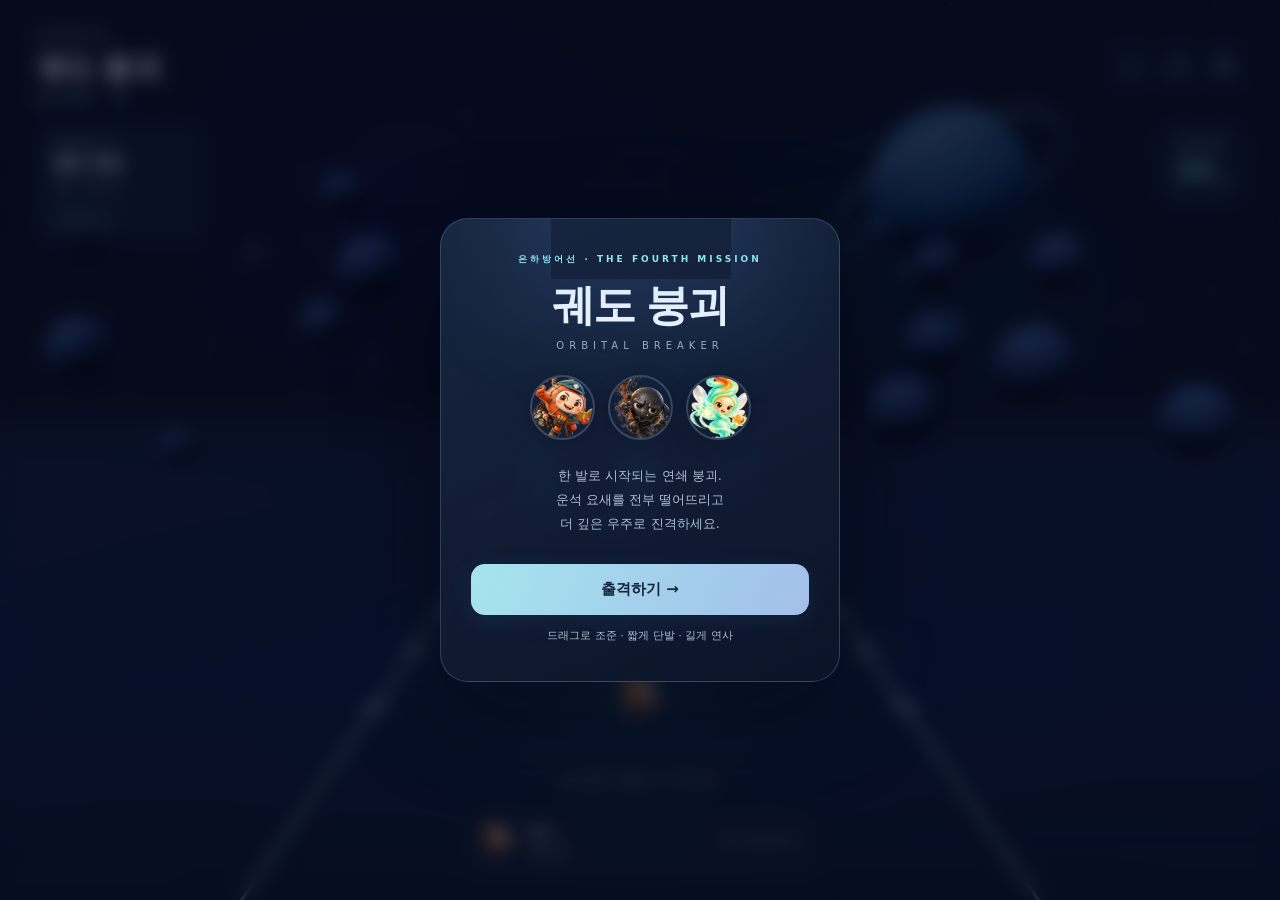
<file: games/galaxy-defense/orbital/index.html>
<!doctype html><html lang="ko"><head><meta charset="utf-8"><meta name="viewport" content="width=device-width,initial-scale=1,viewport-fit=cover"><meta name="theme-color" content="#070c20"><title>은하방어선 · 궤도 붕괴</title><style>
:root{color-scheme:dark;--ink:#eff6ff;--muted:#9cabca;--line:#8ebce529;--panel:#101c37bf;--cyan:#8ee7ef;--violet:#b4a6ee}*{box-sizing:border-box}body{margin:0;overflow:hidden;background:#070c20;font-family:system-ui,-apple-system,'Malgun Gothic',sans-serif;color:var(--ink)}canvas{display:block;width:100%;height:100%;touch-action:none}button{font:inherit;cursor:pointer;border:0;color:inherit}button:focus-visible{outline:2px solid var(--cyan);outline-offset:4px}#hud{position:fixed;inset:0;pointer-events:none;display:flex;flex-direction:column;padding:max(22px,env(safe-area-inset-top)) 24px max(20px,env(safe-area-inset-bottom));gap:20px;background:linear-gradient(180deg,#070c2055,transparent 26%,transparent 75%,#070c2070)}.top{display:flex;justify-content:space-between;align-items:center}.brand{font-size:11px;letter-spacing:4px;color:var(--muted);font-weight:600}.brand strong{display:block;font-size:27px;letter-spacing:-1.4px;margin-top:5px;color:var(--ink);font-weight:850}.brand label{display:block;font-size:9px;letter-spacing:3px;color:var(--cyan);margin-top:5px}.tools{display:flex;gap:8px}.icon{pointer-events:auto;width:39px;height:39px;border-radius:13px;border:1px solid var(--line);background:var(--panel);backdrop-filter:blur(14px);color:#c8dbed;font-size:19px;transition:background .15s}.icon:hover{background:#314763}.stats{display:flex;justify-content:space-between;align-items:start}.stage{background:var(--panel);border:1px solid var(--line);padding:13px 16px;border-radius:15px;backdrop-filter:blur(14px);box-shadow:0 12px 40px #03091822}.small{font-size:9px;letter-spacing:2px;font-weight:750;color:var(--muted)}.stage b{display:block;font-size:16px;margin-top:5px;font-weight:700}.ammo{text-align:right;min-width:82px;background:var(--panel);border:1px solid var(--line);border-radius:15px;padding:12px 15px;backdrop-filter:blur(14px)}.ammo b{font-size:31px;line-height:1.3;color:var(--cyan);font-weight:450;font-variant-numeric:tabular-nums}.ammo span{font-size:11px;color:var(--muted)}.progress{height:3px;width:112px;background:#96b9e023;border-radius:6px;margin-top:12px;overflow:hidden}.progress i{display:block;height:100%;width:0;background:var(--cyan);box-shadow:0 0 9px #69c5e488;transition:width .2s}#count{color:var(--muted);font-size:10px!important}.bottom{margin-top:auto;display:flex;align-items:center;flex-direction:column;gap:12px}.hint{font-size:11px;font-weight:500;color:#bfcede;background:#0c162cc4;border:1px solid var(--line);padding:9px 16px;border-radius:40px;backdrop-filter:blur(12px)}.picker{pointer-events:auto;display:flex;padding:6px;background:#101a32db;border:1px solid var(--line);backdrop-filter:blur(20px);border-radius:22px;gap:5px;box-shadow:0 15px 50px #02061566}.pick{background:none;color:var(--muted);padding:9px 15px;border-radius:16px;min-width:83px;font-size:11px;font-weight:650;border:1px solid transparent;transition:background .2s,border-color .2s}.pick img{display:block;width:46px;height:46px;object-fit:cover;border-radius:50%;margin:0 auto 6px;opacity:.65;filter:saturate(.65);transition:opacity .2s,filter .2s}.pick.active{background:#8ce6ef12;color:var(--cyan);border-color:#8ee7ef55}.pick.active img{opacity:1;filter:saturate(1);box-shadow:0 0 0 2px #83d2e34a,0 0 15px #80dbed21}.pick[data-type="petal"].active{color:#ffc17c;border-color:#ffc17c55;background:#ffc17c0f}.pick[data-type="stone"].active{color:#c5bcf0;border-color:#c5bcf055;background:#c5bcf00f}#toast{position:fixed;left:50%;top:30%;transform:translate(-50%,-50%);font-size:28px;font-weight:850;color:var(--cyan);text-shadow:0 0 28px #64c3dfaa;pointer-events:none;opacity:0;transition:opacity .2s;white-space:nowrap;letter-spacing:-1px}.veil{position:fixed;inset:0;background:#050a1b99;backdrop-filter:blur(9px);display:flex;align-items:center;justify-content:center;padding:24px}.card{max-width:400px;width:100%;background:linear-gradient(155deg,#1a2944ed,#0b1429f5);border:1px solid #b5d2eb35;border-radius:28px;padding:34px 30px;text-align:center;box-shadow:0 30px 100px #02040c70;position:relative;overflow:hidden}.card:before{content:'';position:absolute;width:180px;height:180px;top:-120px;left:110px;box-shadow:0 0 100px 40px #63a5f125;pointer-events:none}.eyebrow{letter-spacing:3px;font-size:9px;font-weight:700;color:var(--cyan)}.card h1{font-size:43px;letter-spacing:-2px;margin:14px 0 8px;line-height:1.2;font-weight:850}.card .subtitle{font-size:10px;letter-spacing:5px;color:var(--muted);margin-bottom:20px}.card p{font-size:13px;line-height:1.85;color:#aebed0}.primary{margin-top:15px;width:100%;padding:16px;background:linear-gradient(115deg,#a5e4ee,#a3bfe9);color:#14253c;font-size:15px;font-weight:850;border-radius:14px;box-shadow:0 6px 25px #5facdc18}.primary:hover{filter:brightness(1.1)}.card .badge{font-size:54px;display:block;color:var(--cyan)}.crew{display:flex;justify-content:center;gap:13px;margin:24px 0}.crew img{width:65px;height:65px;object-fit:cover;border-radius:50%;border:2px solid #9db9d745;box-shadow:0 5px 20px #0003}.hidden{display:none!important}#error{position:fixed;inset:0;background:#0d1730;padding:40px;z-index:100;display:none}#companion{position:absolute;left:24px;bottom:178px;display:flex;align-items:center;gap:10px;background:#101b32d9;border:1px solid var(--line);border-radius:18px;padding:7px 13px 7px 7px;pointer-events:none;transition:transform .15s;backdrop-filter:blur(15px)}#companion img{width:53px;height:53px;object-fit:cover;border-radius:12px}#companion b{display:block;font-size:12px;font-weight:700}#companion span{display:block;font-size:9px;margin-top:5px;color:var(--muted)}#companion.firing{transform:translateY(-7px)}@media(min-width:700px){#hud{padding:28px 36px}.brand strong{font-size:30px}.stage{min-width:170px}#companion{left:36px;bottom:30px}#companion img{width:68px;height:68px}.picker{margin-bottom:1px}}@media(max-height:650px){#hud{padding:14px 20px;gap:12px}.brand strong{font-size:23px}.brand label{display:none}.pick{padding:6px 14px}.pick img{width:34px;height:34px}.hint{display:none}#companion{bottom:20px}#companion img{width:44px;height:44px}.card{padding:22px 28px}.crew{margin:15px 0}.card h1{font-size:36px}}@media(max-width:360px){#hud{padding-left:14px;padding-right:14px}.pick{min-width:75px;padding:8px 12px}.tools{gap:5px}.icon{width:34px;height:34px}#companion{left:14px}}

:root{--safe-top:env(safe-area-inset-top,0px);--safe-bottom:env(safe-area-inset-bottom,0px);--app-height:100dvh}html,body{position:fixed;inset:0;width:100%;height:100%;overscroll-behavior:none}body>canvas{position:absolute;inset:0}#hud,.veil{height:var(--app-height);bottom:auto}.veil{overflow-y:auto;overscroll-behavior:contain}.card{flex-shrink:0;max-height:calc(var(--app-height) - 32px);overflow-y:auto}
@media(max-width:700px){#hud{padding:max(10px,env(safe-area-inset-top)) 12px max(10px,env(safe-area-inset-bottom));gap:8px}.top{min-height:40px;flex-shrink:0}.brand{font-size:9px;letter-spacing:2.5px}.brand strong{font-size:21px;margin-top:2px;letter-spacing:-1px}.brand label{display:none}.tools{gap:6px}.icon{width:40px;height:40px;border-radius:12px}.stats{gap:8px;flex-shrink:0}.stage{min-width:0;flex:1;display:grid;grid-template-columns:1fr auto;grid-template-rows:auto auto 3px;align-items:center;gap:5px 8px;padding:8px 10px;border-radius:12px}.stage .small{grid-row:1;grid-column:1;font-size:9px}.stage b{grid-row:1;grid-column:2;font-size:12px;margin:0;white-space:nowrap;text-align:right}#difficulty{grid-row:2;grid-column:1;font-size:9px!important;margin:0!important;white-space:nowrap}#count{grid-row:2;grid-column:2;font-size:9px!important;margin:0!important;white-space:nowrap;text-align:right}.stage .progress{grid-row:3;grid-column:1/-1;width:100%;margin:0}.ammo{min-width:67px;padding:7px 10px;border-radius:12px}.ammo .small{font-size:8px;letter-spacing:1px}.ammo b{font-size:25px;line-height:1.2}.ammo span{font-size:10px}.bottom{width:100%;gap:6px;flex-shrink:0}.hint{display:block;font-size:10px;line-height:14px;padding:5px 10px;max-width:100%;white-space:nowrap;overflow:hidden;text-overflow:ellipsis}.picker{width:min(100%,350px);padding:4px;gap:4px;border-radius:17px}.pick{display:flex;align-items:center;justify-content:center;gap:7px;flex:1;min-width:0;min-height:54px;padding:6px 4px;border-radius:12px;font-size:10px}.pick img{width:32px;height:32px;margin:0;flex-shrink:0}#companion{display:none}#toast{font-size:24px;top:30%}.veil{padding:max(16px,env(safe-area-inset-top)) 16px max(16px,env(safe-area-inset-bottom))}.card{padding:25px 22px;border-radius:23px}.card h1{font-size:36px}.card p{font-size:12px}.crew{gap:12px;margin:18px 0}.crew img{width:58px;height:58px}.primary{min-height:48px}.card .eyebrow{font-size:8px;letter-spacing:2px}}
@media(max-width:700px) and (max-height:599px){#hud{padding-top:max(6px,env(safe-area-inset-top));padding-bottom:max(6px,env(safe-area-inset-bottom));gap:5px}.top{min-height:36px}.brand strong{font-size:18px}.icon{width:36px;height:36px}.stage{padding:6px 9px;gap:4px 7px}.ammo{padding:5px 9px}.hint{display:none}.pick{min-height:52px}.card{padding:18px 22px}.card h1{font-size:30px;margin:10px 0}.crew{margin:12px 0}.crew img{width:46px;height:46px}.card p{margin:9px 0}.card .subtitle{margin-bottom:10px}.primary{margin-top:8px;padding:12px}}

@media(orientation:landscape) and (max-height:599px){#hud{padding:max(8px,env(safe-area-inset-top)) 12px max(8px,env(safe-area-inset-bottom));gap:6px}.top{min-height:50px;align-items:flex-start}.brand{font-size:9px;letter-spacing:2px}.brand strong{font-size:19px;margin-top:3px}.brand label{display:none}.tools{gap:6px}.icon{width:38px;height:38px}.stats{position:absolute;top:max(8px,env(safe-area-inset-top));left:150px;right:158px;gap:8px}.stage{min-width:0;flex:1;display:grid;grid-template-columns:1fr auto;grid-template-rows:auto auto 3px;align-items:center;gap:4px 8px;padding:6px 9px;border-radius:10px}.stage .small{grid-column:1;grid-row:1;font-size:8px}.stage b{grid-column:2;grid-row:1;font-size:11px;margin:0;white-space:nowrap}#difficulty{grid-column:1;grid-row:2;font-size:8px!important;margin:0!important;white-space:nowrap}#count{grid-column:2;grid-row:2;font-size:8px!important;margin:0!important;white-space:nowrap}.progress{grid-column:1/-1;grid-row:3;width:100%;margin:0}.ammo{min-width:58px;padding:5px 8px;border-radius:10px}.ammo .small{font-size:8px;letter-spacing:0}.ammo b{font-size:22px;line-height:1.1}.hint,#companion{display:none}.bottom{gap:0}.picker{width:330px;padding:4px;border-radius:15px;gap:4px}.pick{display:flex;align-items:center;justify-content:center;gap:7px;flex:1;min-width:0;min-height:50px;padding:5px;font-size:10px;border-radius:11px}.pick img{width:31px;height:31px;margin:0}.card{max-width:460px;padding:18px 24px}.card h1{font-size:29px;margin:8px 0}.card .subtitle{margin-bottom:8px}.crew{display:none}.card p{font-size:12px;margin:8px 0}.primary{min-height:43px;padding:11px;margin-top:6px}}

.loadout{width:min(100%,350px);display:flex;align-items:center;gap:10px;padding:8px 12px;border:1px solid #8ebce529;border-radius:16px;background:#101a32db;backdrop-filter:blur(15px)}.loadout img{width:40px;height:45px;object-fit:contain}.loadout b{font-size:12px;display:block}.loadout small{font-size:10px;color:#9cabca;display:block;margin-top:3px}.loadout-help{font-size:10px;margin-left:auto;color:#9cabca}#companion{display:none!important}
</style></head><body data-game="orbital-breaker"><div id="hud"><div class="top"><div class="brand">은하방어선<strong>궤도 붕괴</strong><label>ARCADE / 04</label></div><div class="tools"><button id="exit" class="icon" aria-label="게임 메뉴로">‹</button><button id="sound" class="icon" aria-label="소리 켜기 끄기">♪</button><button id="reset" class="icon" aria-label="다시 시작">↻</button></div></div><div class="stats"><div class="stage"><div class="small">STAGE <span id="level">01</span></div><b id="stageName">운석 전초기지</b><div id="difficulty" style="font-size:10px;margin-top:5px;opacity:.7">입문 · 1겹 요새</div><div class="progress"><i id="bar"></i></div><div style="font-size:11px;margin-top:6px" id="count">0 / 0</div></div><div class="ammo"><div class="small">남은 발사</div><b id="ammo">30</b><span> 발</span></div></div><div id="companion" aria-live="polite"><img id="heroImage" src="characters/arrow.webp" alt="선택한 캐릭터"><div><b id="heroName">황금화살</b><span id="heroWeapon">황금화살 · 곡선 충격</span></div></div><div class="bottom"><div class="hint" id="hint">짧게 눌러 단발 · 길게 눌러 연사</div><div class="loadout"><img id="loadoutImage" src="characters/arrow.webp" alt="선택한 캐릭터"><span><b id="loadoutName">부이</b><small id="loadoutWeapon">황금화살</small></span><span class="loadout-help">누르고 있으면 연사</span></div></div></div><div id="toast"></div><div class="veil" id="intro"><div class="card"><div class="eyebrow">은하방어선 · THE FOURTH MISSION</div><h1>궤도 붕괴</h1><div class="subtitle">ORBITAL BREAKER</div><div class="crew"><img src="characters/arrow.webp" alt="황금화살 캐릭터"><img src="characters/stone.webp" alt="몽돌이"><img src="characters/petal.webp" alt="소랑이"></div><p>한 발로 시작되는 연쇄 붕괴.<br>운석 요새를 전부 떨어뜨리고<br>더 깊은 우주로 진격하세요.</p><button class="primary" id="start">출격하기 →</button><p style="font-size:11px;margin-bottom:0">드래그로 조준 · 짧게 단발 · 길게 연사</p></div></div><div class="veil hidden" id="result"><div class="card"><span class="badge" id="resultIcon">✦</span><div class="eyebrow" id="resultLabel">SECTOR CLEARED</div><h1 id="resultTitle">궤도 확보!</h1><p id="resultDesc"></p><button class="primary" id="next">다음 스테이지 →</button></div></div><div id="error"></div><script type="module" src="game.js"></script></body></html>
</file>
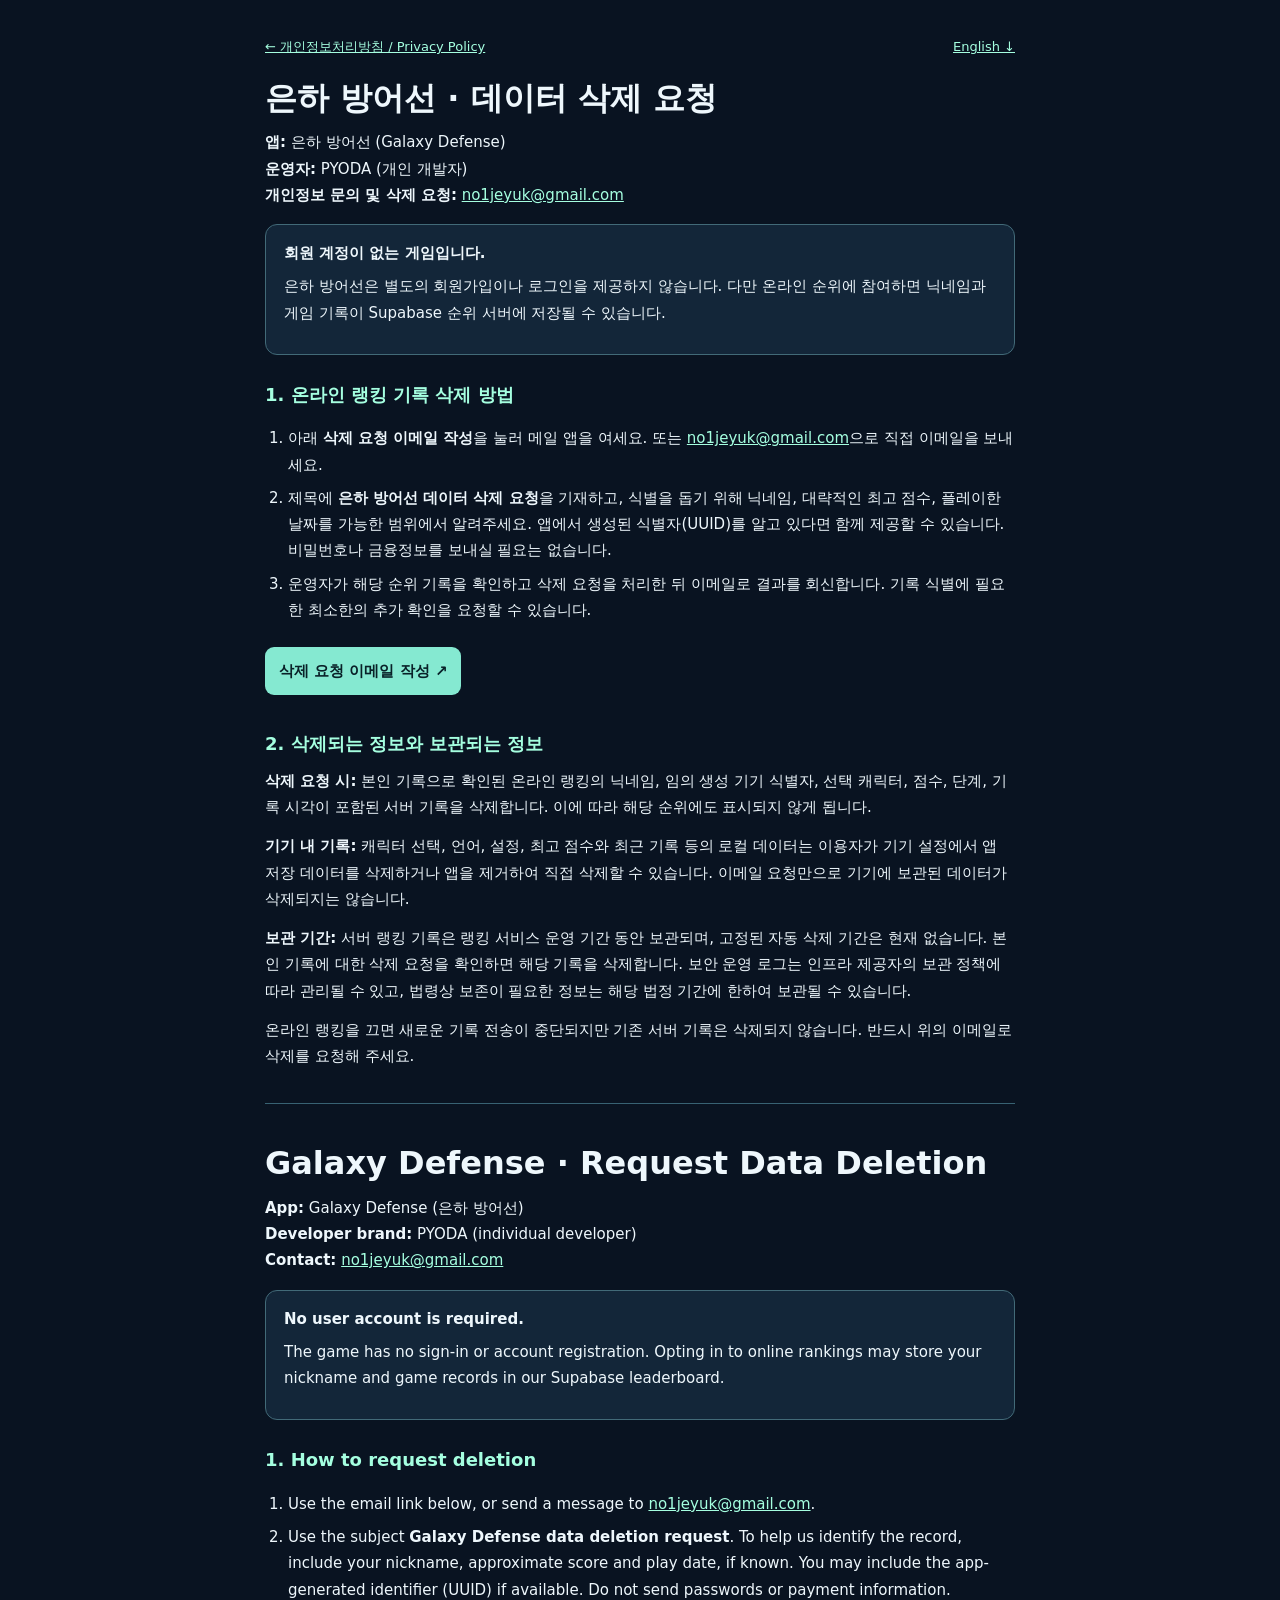
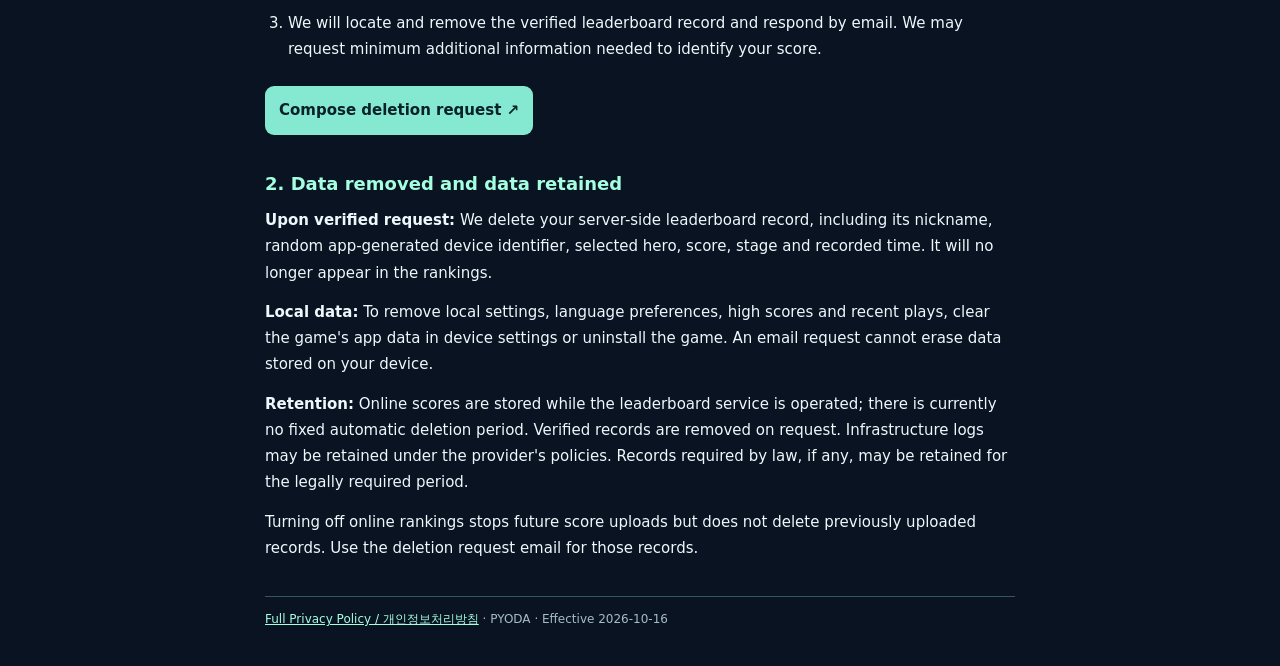
<file: games/galaxy-defense/delete-data.html>
<!doctype html>
<html lang="ko"><head>
<meta charset="utf-8"><meta name="viewport" content="width=device-width,initial-scale=1">
<meta name="description" content="은하 방어선 Galaxy Defense 데이터 삭제 요청 · Request game data deletion">
<title>은하 방어선 · 데이터 삭제 요청 | Galaxy Defense Data Deletion</title>
<style>
:root{color-scheme:dark}*{box-sizing:border-box}body{margin:0;background:#091321;color:#eef7fc;font:15px/1.75 system-ui,-apple-system,'Apple SD Gothic Neo','Malgun Gothic',sans-serif;padding:clamp(16px,5vw,36px)}main{max-width:750px;margin:0 auto}h1{font-size:clamp(24px,6vw,32px);line-height:1.3;margin:19px 0 10px}h2{font-size:18px;margin:24px 0 8px;color:#a5ffe0}p{margin:7px 0 13px}ol{padding-left:23px}li{margin:7px 0}a{color:#a5ffe0}a.action{background:#85e9d1;color:#092128;text-decoration:none;border-radius:9px;padding:11px 14px;font-weight:800;display:inline-block;margin:9px 0}nav{font-size:13px;display:flex;justify-content:space-between;gap:12px;flex-wrap:wrap}.panel{padding:15px 18px;border:1px solid #426a78;border-radius:12px;background:#132639;margin:16px 0}.fine{font-size:12px;color:#a6bacb}.en{border-top:1px solid #386273;margin-top:34px;padding-top:20px}footer{border-top:1px solid #355468;padding-top:12px;margin-top:35px;font-size:12px;color:#a6bacb}a:focus-visible{outline:2px solid white;outline-offset:3px}
</style></head><body><main>
<nav><a href="./privacy.html">← 개인정보처리방침 / Privacy Policy</a><a href="#english">English ↓</a></nav>
<section lang="ko" aria-labelledby="ko-title">
<h1 id="ko-title">은하 방어선 · 데이터 삭제 요청</h1>
<p><strong>앱:</strong> 은하 방어선 (Galaxy Defense)<br><strong>운영자:</strong> PYODA (개인 개발자)<br><strong>개인정보 문의 및 삭제 요청:</strong> <a href="mailto:no1jeyuk@gmail.com">no1jeyuk@gmail.com</a></p>
<div class="panel"><strong>회원 계정이 없는 게임입니다.</strong><p>은하 방어선은 별도의 회원가입이나 로그인을 제공하지 않습니다. 다만 온라인 순위에 참여하면 닉네임과 게임 기록이 Supabase 순위 서버에 저장될 수 있습니다.</p></div>
<h2>1. 온라인 랭킹 기록 삭제 방법</h2>
<ol>
<li>아래 <strong>삭제 요청 이메일 작성</strong>을 눌러 메일 앱을 여세요. 또는 <a href="mailto:no1jeyuk@gmail.com">no1jeyuk@gmail.com</a>으로 직접 이메일을 보내세요.</li>
<li>제목에 <strong>은하 방어선 데이터 삭제 요청</strong>을 기재하고, 식별을 돕기 위해 닉네임, 대략적인 최고 점수, 플레이한 날짜를 가능한 범위에서 알려주세요. 앱에서 생성된 식별자(UUID)를 알고 있다면 함께 제공할 수 있습니다. 비밀번호나 금융정보를 보내실 필요는 없습니다.</li>
<li>운영자가 해당 순위 기록을 확인하고 삭제 요청을 처리한 뒤 이메일로 결과를 회신합니다. 기록 식별에 필요한 최소한의 추가 확인을 요청할 수 있습니다.</li>
</ol>
<a class="action" href="mailto:no1jeyuk@gmail.com?subject=%EC%9D%80%ED%95%98%20%EB%B0%A9%EC%96%B4%EC%84%A0%20%EB%8D%B0%EC%9D%B4%ED%84%B0%20%EC%82%AD%EC%A0%9C%20%EC%9A%94%EC%B2%AD&amp;body=%EB%8B%89%EB%84%A4%EC%9E%84%3A%20%0A%EC%A0%90%EC%88%98%3A%20%0A%EB%8C%80%EB%9E%B5%EC%A0%81%EC%9D%B8%20%ED%94%8C%EB%A0%88%EC%9D%B4%20%EB%82%A0%EC%A7%9C%3A%20">삭제 요청 이메일 작성 ↗</a>
<h2>2. 삭제되는 정보와 보관되는 정보</h2>
<p><strong>삭제 요청 시:</strong> 본인 기록으로 확인된 온라인 랭킹의 닉네임, 임의 생성 기기 식별자, 선택 캐릭터, 점수, 단계, 기록 시각이 포함된 서버 기록을 삭제합니다. 이에 따라 해당 순위에도 표시되지 않게 됩니다.</p>
<p><strong>기기 내 기록:</strong> 캐릭터 선택, 언어, 설정, 최고 점수와 최근 기록 등의 로컬 데이터는 이용자가 기기 설정에서 앱 저장 데이터를 삭제하거나 앱을 제거하여 직접 삭제할 수 있습니다. 이메일 요청만으로 기기에 보관된 데이터가 삭제되지는 않습니다.</p>
<p><strong>보관 기간:</strong> 서버 랭킹 기록은 랭킹 서비스 운영 기간 동안 보관되며, 고정된 자동 삭제 기간은 현재 없습니다. 본인 기록에 대한 삭제 요청을 확인하면 해당 기록을 삭제합니다. 보안 운영 로그는 인프라 제공자의 보관 정책에 따라 관리될 수 있고, 법령상 보존이 필요한 정보는 해당 법정 기간에 한하여 보관될 수 있습니다.</p>
<p>온라인 랭킹을 끄면 새로운 기록 전송이 중단되지만 기존 서버 기록은 삭제되지 않습니다. 반드시 위의 이메일로 삭제를 요청해 주세요.</p>
</section>
<section id="english" class="en" lang="en" aria-labelledby="en-title">
<h1 id="en-title">Galaxy Defense · Request Data Deletion</h1>
<p><strong>App:</strong> Galaxy Defense (은하 방어선)<br><strong>Developer brand:</strong> PYODA (individual developer)<br><strong>Contact:</strong> <a href="mailto:no1jeyuk@gmail.com">no1jeyuk@gmail.com</a></p>
<div class="panel"><strong>No user account is required.</strong><p>The game has no sign-in or account registration. Opting in to online rankings may store your nickname and game records in our Supabase leaderboard.</p></div>
<h2>1. How to request deletion</h2>
<ol>
<li>Use the email link below, or send a message to <a href="mailto:no1jeyuk@gmail.com">no1jeyuk@gmail.com</a>.</li>
<li>Use the subject <strong>Galaxy Defense data deletion request</strong>. To help us identify the record, include your nickname, approximate score and play date, if known. You may include the app-generated identifier (UUID) if available. Do not send passwords or payment information.</li>
<li>We will locate and remove the verified leaderboard record and respond by email. We may request minimum additional information needed to identify your score.</li>
</ol>
<a class="action" href="mailto:no1jeyuk@gmail.com?subject=Galaxy%20Defense%20data%20deletion%20request&amp;body=Nickname%3A%20%0AScore%3A%20%0AApproximate%20play%20date%3A%20">Compose deletion request ↗</a>
<h2>2. Data removed and data retained</h2>
<p><strong>Upon verified request:</strong> We delete your server-side leaderboard record, including its nickname, random app-generated device identifier, selected hero, score, stage and recorded time. It will no longer appear in the rankings.</p>
<p><strong>Local data:</strong> To remove local settings, language preferences, high scores and recent plays, clear the game's app data in device settings or uninstall the game. An email request cannot erase data stored on your device.</p>
<p><strong>Retention:</strong> Online scores are stored while the leaderboard service is operated; there is currently no fixed automatic deletion period. Verified records are removed on request. Infrastructure logs may be retained under the provider's policies. Records required by law, if any, may be retained for the legally required period.</p>
<p>Turning off online rankings stops future score uploads but does not delete previously uploaded records. Use the deletion request email for those records.</p>
</section>
<footer><a href="./privacy.html">Full Privacy Policy / 개인정보처리방침</a> · PYODA · Effective 2026-10-16</footer>
</main></body></html>
</file>
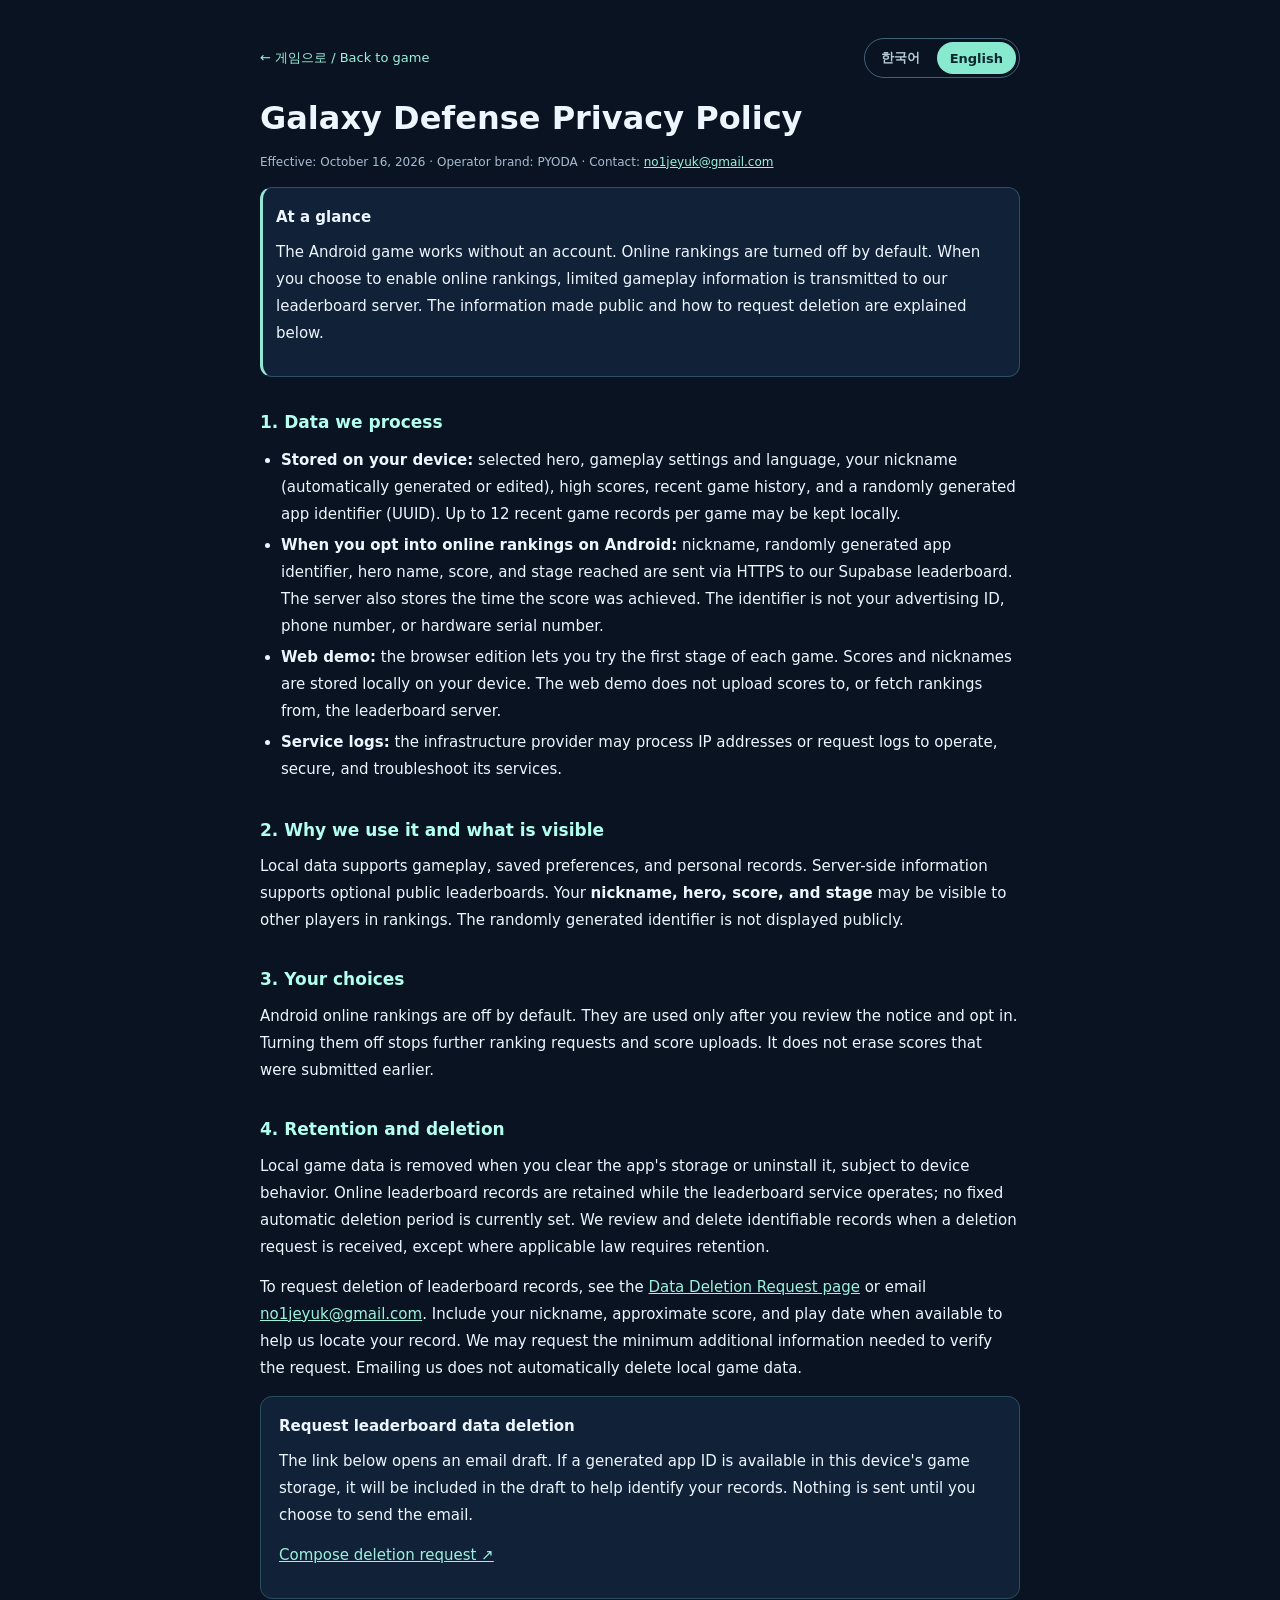
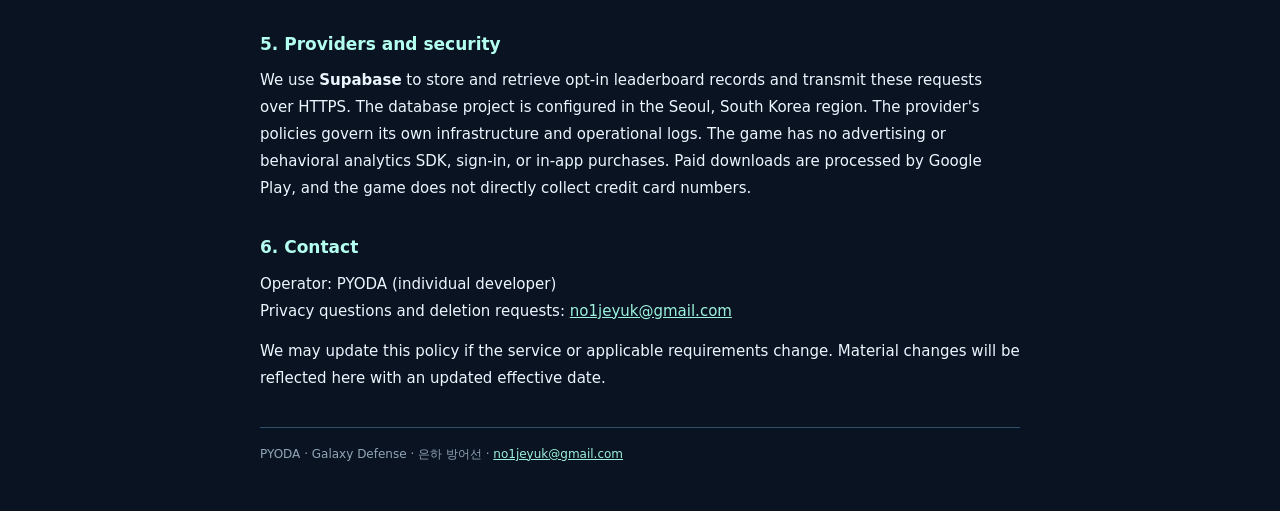
<file: games/galaxy-defense/privacy.html>
<!doctype html>
<html lang="ko">
<head>
<meta charset="utf-8">
<meta name="viewport" content="width=device-width,initial-scale=1">
<meta name="color-scheme" content="dark">
<meta name="description" content="은하 방어선 / Galaxy Defense 개인정보처리방침 · Privacy Policy">
<title>은하 방어선 · 개인정보처리방침 / Galaxy Defense Privacy Policy</title>
<style>
:root{color-scheme:dark}*{box-sizing:border-box}body{margin:0;padding:clamp(16px,4vw,38px);background:#091321;color:#edf5ff;font:15px/1.8 system-ui,-apple-system,"Apple SD Gothic Neo","Malgun Gothic",sans-serif}
.page{max-width:760px;margin:0 auto}a{color:#9cf1dd}h1{font-size:clamp(24px,6vw,32px);line-height:1.3;margin:20px 0 12px}h2{font-size:17px;margin:30px 0 7px;color:#b3fff0}p{margin:8px 0 13px}ul{padding-left:21px;margin:7px 0 14px}li{padding:2px 0}.minor{font-size:12px;color:#a8bdcf}.surface{padding:16px 18px;background:#112238;border:1px solid #2b4e62;border-radius:12px;margin:14px 0}.top{display:flex;align-items:center;justify-content:space-between;gap:10px;flex-wrap:wrap}.top a{font-size:13px;text-decoration:none}.switch{display:flex;gap:4px;padding:3px;border:1px solid #406477;border-radius:25px}.switch button{background:transparent;color:#b7cad8;font:700 13px system-ui;border:0;padding:7px 13px;border-radius:20px;cursor:pointer}.switch button[aria-pressed="true"]{background:#87e9ce;color:#0b2730}.notice{border-left:3px solid #91e7d1;padding-left:13px}.js [data-lang-block][hidden]{display:none}footer{font-size:12px;color:#91a5b7;margin:35px 0 8px;border-top:1px solid #31506a;padding-top:16px}button:focus-visible,a:focus-visible{outline:2px solid white;outline-offset:3px}
</style>
</head>
<body><div class="page">
<header class="top">
<a href="./index.html" id="backLink">← 게임으로 / Back to game</a>
<div class="switch" role="group" aria-label="Select language"><button type="button" data-locale="ko" aria-pressed="true">한국어</button><button type="button" data-locale="en" aria-pressed="false">English</button></div>
</header>
<section data-lang-block="ko">
<h1>은하 방어선 개인정보처리방침</h1>
<p class="minor">시행일: 2026년 10월 16일 · 운영 브랜드: PYODA · 문의: <a href="mailto:no1jeyuk@gmail.com">no1jeyuk@gmail.com</a></p>
<div class="surface notice"><strong>핵심 안내</strong><p>안드로이드 게임은 로그인 없이 이용할 수 있고, 온라인 랭킹은 기본적으로 꺼져 있습니다. 온라인 랭킹을 직접 켜면 일부 게임 기록이 순위 서버에 전송됩니다. 온라인 랭킹에서 다른 사람에게 공개되는 정보와 삭제 방법을 아래에 안내합니다.</p></div>
<h2>1. 처리하는 정보</h2>
<ul>
<li><strong>기기 내 저장:</strong> 선택 캐릭터, 게임 설정 및 언어, 닉네임(자동 생성 또는 직접 변경), 최고점, 최근 플레이 기록, 앱에서 임의 생성한 식별자(UUID)가 기기 내 저장소에 저장됩니다. 최근 플레이 기록은 게임별 최대 12회까지 저장될 수 있습니다.</li>
<li><strong>안드로이드 온라인 랭킹 참여 시:</strong> 닉네임, 임의 생성 식별자, 캐릭터 이름, 점수, 도달 단계가 암호화된 HTTPS 연결로 Supabase 순위 서버에 전달됩니다. 기록 시각도 서버에 저장됩니다. 이 식별자는 광고 ID, 전화번호 또는 기기 하드웨어 일련번호가 아닙니다.</li>
<li><strong>웹 체험판:</strong> 웹 버전은 세 게임의 첫 단계만 플레이할 수 있습니다. 점수와 닉네임은 기기에만 저장하며, 웹 체험판에서는 온라인 랭킹 서버에 기록을 전송하거나 순위를 조회하지 않습니다.</li>
<li><strong>서비스 접속 정보:</strong> 서버 제공자가 서비스 보안, 운영 및 장애 대응을 위해 IP 주소나 요청 로그 등 접속 정보를 처리할 수 있습니다.</li>
</ul>
<h2>2. 이용 목적 및 공개 범위</h2>
<p>로컬 정보는 게임 진행, 캐릭터·환경설정 유지, 개인 최고 기록 표시를 위해 사용됩니다. 서버 정보는 선택형 온라인 랭킹의 점수 기록과 순위 제공을 위해 사용됩니다.</p>
<p>온라인 순위 화면에는 <strong>닉네임, 캐릭터 이름, 점수 및 단계</strong>가 다른 이용자에게 표시될 수 있습니다. 임의 생성 식별자는 순위 화면에 공개하지 않습니다.</p>
<h2>3. 선택 및 동의 철회</h2>
<p>안드로이드 앱의 온라인 랭킹은 기본적으로 꺼져 있으며, 이용자가 관련 안내를 확인하고 직접 켠 경우에만 서버 순위 서비스를 사용합니다. 게임 메뉴에서 랭킹을 다시 끄면 이후의 순위 조회 및 업로드가 중지됩니다. 단, 이전에 전송된 기록은 자동으로 삭제되지 않습니다.</p>
<h2>4. 보관 및 삭제</h2>
<p>기기 내 데이터는 앱의 저장 데이터 삭제 또는 앱 제거 시 기기 환경에 따라 삭제됩니다. 서버의 랭킹 기록은 랭킹 서비스를 운영하는 동안 보관되며, 자동 삭제 기간은 현재 별도로 정해져 있지 않습니다. 이용자가 삭제를 요청하면 해당 기록을 확인한 후 삭제를 처리합니다. 관련 법령에 따라 보존이 필요한 경우에는 해당 기간 동안 별도로 관리할 수 있습니다.</p>
<p>온라인 기록 삭제를 원하시면 <a href="./delete-data.html">데이터 삭제 요청 안내 페이지</a>를 확인하거나 <a href="mailto:no1jeyuk@gmail.com">no1jeyuk@gmail.com</a>으로 연락해 주세요. 닉네임, 기록된 점수, 대략적인 플레이 날짜 등 확인 가능한 정보를 알려주시면 해당 기록을 식별하는 데 도움이 됩니다. 확인에 필요한 최소한의 추가 정보가 요청될 수 있습니다. 이메일 발송만으로 앱에 저장된 기록이 자동으로 삭제되지는 않습니다.</p>
<div class="surface"><strong>온라인 순위 기록 삭제 요청</strong><p>아래 버튼을 누르면 이메일 앱이 열립니다. 같은 기기에 저장된 임의 식별자가 있으면 요청 메일 초안에 자동으로 포함되어 기록 확인에 도움이 됩니다. 버튼을 누르기 전에는 해당 정보가 이메일로 전송되지 않습니다.</p><p><a id="deleteMailKo" href="mailto:no1jeyuk@gmail.com?subject=Galaxy%20Defense%20data%20deletion%20request">기록 삭제 요청 이메일 작성 ↗</a></p></div>
<h2>5. 외부 서비스 및 안전 조치</h2>
<p>선택형 온라인 랭킹의 데이터 저장과 조회에 <strong>Supabase</strong>를 사용하며, 서버와의 통신은 HTTPS를 이용합니다. 데이터베이스 프로젝트는 대한민국(서울) 리전에 설정되어 있습니다. 서비스 제공자의 운영 로그와 인프라 처리는 해당 제공자의 개인정보 관련 정책을 따릅니다. 게임은 광고·행동 분석 SDK, 계정 로그인 및 앱 내 결제 기능을 포함하지 않습니다. 유료 앱의 구매와 결제는 Google Play가 처리하며, 게임이 신용카드 번호를 직접 수집하지 않습니다.</p>
<h2>6. 개인정보 관련 문의</h2>
<p>운영 주체: PYODA (개인 개발자)<br>개인정보 문의 및 삭제 요청: <a href="mailto:no1jeyuk@gmail.com">no1jeyuk@gmail.com</a></p>
<p>본 방침은 서비스 기능이나 법적 요구의 변경에 따라 개정될 수 있습니다. 중요한 변경 사항은 해당 페이지에 시행일과 함께 알립니다.</p>
</section>
<section data-lang-block="en">
<h1>Galaxy Defense Privacy Policy</h1>
<p class="minor">Effective: October 16, 2026 · Operator brand: PYODA · Contact: <a href="mailto:no1jeyuk@gmail.com">no1jeyuk@gmail.com</a></p>
<div class="surface notice"><strong>At a glance</strong><p>The Android game works without an account. Online rankings are turned off by default. When you choose to enable online rankings, limited gameplay information is transmitted to our leaderboard server. The information made public and how to request deletion are explained below.</p></div>
<h2>1. Data we process</h2>
<ul>
<li><strong>Stored on your device:</strong> selected hero, gameplay settings and language, your nickname (automatically generated or edited), high scores, recent game history, and a randomly generated app identifier (UUID). Up to 12 recent game records per game may be kept locally.</li>
<li><strong>When you opt into online rankings on Android:</strong> nickname, randomly generated app identifier, hero name, score, and stage reached are sent via HTTPS to our Supabase leaderboard. The server also stores the time the score was achieved. The identifier is not your advertising ID, phone number, or hardware serial number.</li>
<li><strong>Web demo:</strong> the browser edition lets you try the first stage of each game. Scores and nicknames are stored locally on your device. The web demo does not upload scores to, or fetch rankings from, the leaderboard server.</li>
<li><strong>Service logs:</strong> the infrastructure provider may process IP addresses or request logs to operate, secure, and troubleshoot its services.</li>
</ul>
<h2>2. Why we use it and what is visible</h2>
<p>Local data supports gameplay, saved preferences, and personal records. Server-side information supports optional public leaderboards. Your <strong>nickname, hero, score, and stage</strong> may be visible to other players in rankings. The randomly generated identifier is not displayed publicly.</p>
<h2>3. Your choices</h2>
<p>Android online rankings are off by default. They are used only after you review the notice and opt in. Turning them off stops further ranking requests and score uploads. It does not erase scores that were submitted earlier.</p>
<h2>4. Retention and deletion</h2>
<p>Local game data is removed when you clear the app's storage or uninstall it, subject to device behavior. Online leaderboard records are retained while the leaderboard service operates; no fixed automatic deletion period is currently set. We review and delete identifiable records when a deletion request is received, except where applicable law requires retention.</p>
<p>To request deletion of leaderboard records, see the <a href="./delete-data.html">Data Deletion Request page</a> or email <a href="mailto:no1jeyuk@gmail.com">no1jeyuk@gmail.com</a>. Include your nickname, approximate score, and play date when available to help us locate your record. We may request the minimum additional information needed to verify the request. Emailing us does not automatically delete local game data.</p>
<div class="surface"><strong>Request leaderboard data deletion</strong><p>The link below opens an email draft. If a generated app ID is available in this device's game storage, it will be included in the draft to help identify your records. Nothing is sent until you choose to send the email.</p><p><a id="deleteMailEn" href="mailto:no1jeyuk@gmail.com?subject=Galaxy%20Defense%20data%20deletion%20request">Compose deletion request ↗</a></p></div>
<h2>5. Providers and security</h2>
<p>We use <strong>Supabase</strong> to store and retrieve opt-in leaderboard records and transmit these requests over HTTPS. The database project is configured in the Seoul, South Korea region. The provider's policies govern its own infrastructure and operational logs. The game has no advertising or behavioral analytics SDK, sign-in, or in-app purchases. Paid downloads are processed by Google Play, and the game does not directly collect credit card numbers.</p>
<h2>6. Contact</h2>
<p>Operator: PYODA (individual developer)<br>Privacy questions and deletion requests: <a href="mailto:no1jeyuk@gmail.com">no1jeyuk@gmail.com</a></p>
<p>We may update this policy if the service or applicable requirements change. Material changes will be reflected here with an updated effective date.</p>
</section>
<footer>PYODA · Galaxy Defense · 은하 방어선 · <a href="mailto:no1jeyuk@gmail.com">no1jeyuk@gmail.com</a></footer>
</div>
<script>
(function(){
const blocks=[...document.querySelectorAll('[data-lang-block]')],buttons=[...document.querySelectorAll('[data-locale]')];
function display(lang){document.documentElement.lang=lang;blocks.forEach(el=>el.hidden=el.dataset.langBlock!==lang);buttons.forEach(el=>el.setAttribute('aria-pressed',String(el.dataset.locale===lang)))}
document.documentElement.classList.add('js');
let lang=(new URLSearchParams(location.search).get('lang')||'').toLowerCase();
if(lang!=='ko'&&lang!=='en')lang=(navigator.language||'ko').toLowerCase().startsWith('ko')?'ko':'en';
buttons.forEach(b=>b.addEventListener('click',()=>display(b.dataset.locale)));display(lang);
for(const [id,subject] of [['deleteMailKo','은하 방어선 온라인 랭킹 삭제 요청'],['deleteMailEn','Galaxy Defense leaderboard deletion request']]){
const a=document.getElementById(id);
a.addEventListener('click',()=>{
let uid='',name='';
try{uid=localStorage.getItem('galaxy-arcade-device')||'';name=localStorage.getItem('galaxy-arcade-name')||''}catch(_){}
const body=['Please delete my Galaxy Defense leaderboard record. / 온라인 랭킹 기록 삭제를 요청합니다.','Nickname / 닉네임: '+name,'App ID / 앱 식별자: '+uid,'Score / 점수: ','Approximate date / 대략적인 기록일: '].join('\n');
a.href='mailto:no1jeyuk@gmail.com?subject='+encodeURIComponent(subject)+'&body='+encodeURIComponent(body);
});
}
})();
</script>
</body></html>
</file>
<file: app/assets/index--Af00pNB.css>
:root{--bg:#fbf9f4;--card:#fff;--ink:#1b1915;--sub:#6e675d;--line:#e6e0d4;--soft:#f2eee5;--accent:#4b5a3c;--accent-ink:#fff;--nav-h:60px;color:var(--ink);background:var(--bg);font-family:Pretendard,Noto Sans KR,system-ui,-apple-system,sans-serif}*{box-sizing:border-box}body{background:var(--bg);-webkit-tap-highlight-color:transparent;margin:0}button{font:inherit;color:inherit;cursor:pointer}.app{background:var(--bg);max-width:520px;min-height:100dvh;margin:auto}.content{padding:14px 18px calc(var(--nav-h) + 28px + env(safe-area-inset-bottom))}.hasPlayer .content{padding-bottom:calc(var(--nav-h) + 100px + env(safe-area-inset-bottom))}header{justify-content:space-between;align-items:center;gap:12px;margin:2px 0 16px;display:flex}h1{letter-spacing:-.4px;margin:0;font-size:22px}header small{color:var(--sub);margin-top:2px;font-size:12px;display:block}h3{letter-spacing:-.2px;margin:0 0 10px;font-size:16px}.mt{margin-top:26px}.hint{color:var(--sub);font-size:12.5px;line-height:1.55}.empty{color:var(--sub);text-align:center;padding:22px 0;font-size:13px}.secHead{justify-content:space-between;align-items:baseline;margin-bottom:10px;display:flex}.secHead h3{margin:0}.secHead button{color:var(--sub);background:0 0;border:0;padding:4px 0;font-size:12.5px}.bookGrid{grid-template-columns:repeat(3,minmax(0,1fr));gap:14px 10px;display:grid}.bookCard{text-align:left;background:0 0;border:0;flex-direction:column;gap:3px;min-width:0;padding:0;display:flex}.bookCover{aspect-ratio:2/3;background:var(--soft);border:1px solid var(--line);border-radius:6px;width:100%;margin-bottom:5px;display:block;overflow:hidden}.bookCover img{object-fit:cover;width:100%;height:100%;display:block}.bookCover i{height:100%;color:var(--sub);place-items:center;font-size:22px;font-style:normal;display:grid}.bookCard b{-webkit-line-clamp:2;word-break:keep-all;-webkit-box-orient:vertical;font-size:13px;line-height:1.3;display:-webkit-box;overflow:hidden}.bookCard small{color:var(--sub);white-space:nowrap;text-overflow:ellipsis;font-size:11.5px;overflow:hidden}.song{border-bottom:1px solid var(--line);align-items:center;gap:12px;padding:9px 0;display:flex}.cover{color:#fff;border:0;border-radius:8px;flex:none;place-items:center;width:46px;height:46px;font-size:17px;font-weight:700;display:grid}.g1{background:#4b5a3c}.g2{background:#7a5c46}.g3{background:#3f5566}.songtext{text-align:left;background:0 0;border:0;flex-direction:column;flex:1;gap:3px;min-width:0;padding:0;display:flex}.songtext b{white-space:nowrap;text-overflow:ellipsis;font-size:14.5px;overflow:hidden}.songtext small{color:var(--sub);white-space:nowrap;text-overflow:ellipsis;font-size:11.5px;overflow:hidden}.heart{color:#a9a195;background:0 0;border:0;width:34px;height:34px;padding:0}.circle{background:var(--ink);color:#fff;border:0;border-radius:50%;flex:none;place-items:center;width:34px;height:34px;display:grid}.liked{color:#c0453a!important}.search{background:var(--card);border:1px solid var(--line);height:44px;color:var(--sub);border-radius:12px;align-items:center;gap:9px;padding:0 13px;display:flex}.search input,.field input{width:100%;color:var(--ink);font:inherit;background:0 0;border:0;outline:0;font-size:15px}.chips{scrollbar-width:none;gap:6px;padding:12px 0 6px;display:flex;overflow-x:auto}.chips::-webkit-scrollbar{display:none}.chips button{border:1px solid var(--line);background:var(--card);color:var(--sub);border-radius:99px;flex:none;padding:6px 11px;font-size:12.5px}.chips button.on{background:var(--ink);color:#fff;border-color:var(--ink)}.pill{background:var(--ink);color:#fff;border:0;border-radius:99px;align-items:center;gap:4px;padding:8px 13px;font-size:13px;font-weight:700;display:flex}.topBack{color:var(--sub);background:0 0;border:0;align-items:center;gap:2px;margin-bottom:12px;padding:4px 0;display:flex}.detailCover{aspect-ratio:1;color:#fff;border-radius:14px;place-items:center;width:62%;margin:0 auto 18px;display:grid}.detailTitle{text-align:center;flex-direction:column;gap:5px;display:flex}.detailTitle h1{font-size:23px}.detailTitle small{color:var(--accent);letter-spacing:.06em;font-size:11px;font-weight:700}.detailTitle span{color:var(--sub);font-size:12.5px}.artistLink{font-weight:700;color:var(--ink)!important;font-size:14px!important}.detailActions{grid-template-columns:2fr 1fr 1fr;gap:8px;margin:18px 0;display:grid}.detailActions button{border:1px solid var(--line);background:var(--card);border-radius:12px;place-items:center;height:46px;display:grid}.detailActions .bigPlay{background:var(--ink);color:#fff;border-color:var(--ink);justify-content:center;align-items:center;gap:6px;font-weight:700;display:flex}.about{background:var(--card);border:1px solid var(--line);border-radius:14px;padding:14px 16px}.about p{color:var(--sub);justify-content:space-between;margin:8px 0;font-size:13px;display:flex}.about p b{color:var(--ink)}.lyrics{white-space:pre-wrap;font:inherit;color:var(--ink);margin:0;font-size:14px;line-height:1.75}.progress{background:var(--line);border-radius:3px;height:3px;margin-bottom:22px;overflow:hidden}.progress i{background:var(--accent);height:100%;display:block}.form h2{font-size:19px}.drop{height:190px;color:var(--sub);background:var(--card);border:1.5px dashed #cfc7b8;border-radius:16px;flex-direction:column;justify-content:center;align-items:center;gap:8px;display:flex}.drop b{color:var(--ink)}.drop input{display:none}.primary{background:var(--ink);color:#fff;border:0;border-radius:12px;justify-content:center;align-items:center;gap:7px;padding:13px 17px;font-weight:700;display:flex}.primary:disabled{opacity:.45}.wide{width:100%;margin-top:12px}.back{color:var(--sub);background:0 0;border:0;padding:12px}.field{margin:15px 0;display:block}.field span{color:var(--sub);margin-bottom:6px;font-size:12px;display:block}.field input{background:var(--card);border:1px solid var(--line);border-radius:11px;height:46px;padding:0 13px}.field textarea{resize:vertical;border:1px solid var(--line);background:var(--card);width:100%;min-height:120px;color:var(--ink);font:inherit;border-radius:11px;outline:0;padding:12px 13px}.choices{gap:10px;margin:20px 0;display:grid}.choices label,.rights label{background:var(--card);border:1px solid var(--line);border-radius:14px;gap:12px;padding:15px;display:flex}.choices span{flex-direction:column;gap:4px;display:flex}.choices small{color:var(--sub)}.rights{text-align:center;padding:16px 0}.rights svg{color:var(--accent)}.rights p{color:var(--sub);font-size:13px;line-height:1.6}.rights label{text-align:left;font-size:13px}.done{text-align:center;padding:60px 0}.ok{background:var(--accent);color:#fff;border-radius:50%;place-items:center;width:62px;height:62px;margin:0 auto 18px;font-size:28px;display:grid}.notice,.balance{background:var(--card);border:1px solid var(--line);text-align:left;border-radius:14px;align-items:center;gap:12px;margin:20px 0;padding:14px;display:flex}.notice div,.balance div{flex-direction:column;flex:1;display:flex}.notice small,.balance small{color:var(--sub);margin-top:3px}.error,.formError{color:#b23b31;font-size:13px}.accessBadge{background:var(--soft);width:max-content;color:var(--sub);border-radius:99px;margin:12px auto 0;padding:6px 10px;font-size:11px}.menuList{gap:8px;display:grid}.menuList button{text-align:left;border:1px solid var(--line);background:var(--card);border-radius:14px;align-items:center;gap:12px;padding:14px;display:flex}.menuList span{flex-direction:column;gap:2px;display:flex}.menuList small{color:var(--sub);font-size:12px}.count{color:var(--sub);font-size:12px;font-weight:400}.mineRow{border-bottom:1px solid var(--line);justify-content:space-between;padding:10px 0;font-size:14px;display:flex}.mineRow small{color:var(--sub)}.logoutBtn{border:1px solid var(--line);background:var(--card);width:100%;height:44px;color:var(--sub);border-radius:12px;justify-content:center;align-items:center;gap:6px;margin-top:20px;display:flex}.loginPanel{padding-top:6px}.loginNote{color:var(--sub);margin:0 0 18px;font-size:13.5px;line-height:1.6}.socialLogin{gap:9px;display:grid}.socialLogin button{border:1px solid var(--line);border-radius:12px;grid-template-columns:34px 1fr 34px;align-items:center;height:50px;padding:0 12px;font-size:14px;font-weight:700;display:grid}.socialLogin button b{font-size:16px}.socialLogin button span{text-align:center}.socialLogin .google{color:#1f1f1f;background:#fff}.socialLogin .kakao{color:#191919;background:#fee500;border-color:#fee500}.socialLogin .naver{color:#fff;background:#03c75a;border-color:#03c75a}.socialLogin button:disabled{opacity:.6}.authMsg{color:#9b3128;background:#fbeeec;border-radius:10px;margin-top:12px;padding:10px 12px;font-size:12px;line-height:1.5}.playerWrap{z-index:15;left:50%;bottom:calc(var(--nav-h) + 8px + env(safe-area-inset-bottom));color:#fff;background:#1d1b18;border-radius:14px;width:min(500px,100% - 16px);position:fixed;overflow:hidden;transform:translate(-50%);box-shadow:0 6px 20px #00000024}.reading .playerWrap{display:none}.seek{background:#3a3631;height:2px}.seek i{background:#d8cfbf;height:100%;display:block}.player{align-items:center;gap:9px;height:58px;padding:7px 8px;display:flex}.mini{color:#fff;border:0;border-radius:8px;place-items:center;width:42px;height:42px;display:grid}.pinfo{flex-direction:column;flex:1;min-width:0;font-size:13px;display:flex}.pinfo b{white-space:nowrap;text-overflow:ellipsis;overflow:hidden}.pinfo small{color:#b9b1a4;font-size:11px}.player button{color:#fff;background:0 0;border:0}.player .play{color:#111;background:#fff;border-radius:50%;place-items:center;width:36px;height:36px;display:grid}.tabbar{z-index:20;width:min(520px,100%);height:calc(var(--nav-h) + env(safe-area-inset-bottom));padding-bottom:env(safe-area-inset-bottom);-webkit-backdrop-filter:blur(10px);backdrop-filter:blur(10px);border-top:1px solid var(--line);background:#fbf9f4f7;grid-template-columns:repeat(5,1fr);display:grid;position:fixed;bottom:0;left:50%;transform:translate(-50%)}.tabbar button{color:#9a9286;background:0 0;border:0;flex-direction:column;justify-content:center;align-items:center;gap:3px;font-size:10.5px;display:flex}.tabbar button svg{width:21px;height:21px}.tabbar button.on{color:var(--ink);font-weight:700}.booksWrap{display:none}.booksWrap.on{width:min(520px,100%);top:0;left:50%;bottom:calc(var(--nav-h) + env(safe-area-inset-bottom));background:var(--bg);z-index:10;flex-direction:column;display:flex;position:fixed;transform:translate(-50%)}.booksWrap.on.reading{bottom:0}.hasPlayer .booksWrap.on:not(.reading){bottom:calc(var(--nav-h) + 66px + env(safe-area-inset-bottom))}.bookTabs{border-bottom:1px solid var(--line);flex:none;gap:4px;padding:8px 12px;display:flex;overflow-x:auto}.bookTabs button{color:var(--sub);background:0 0;border:0;border-radius:99px;flex:none;padding:6px 10px;font-size:13.5px}.bookTabs button.on{background:var(--ink);color:#fff;font-weight:700}.booksWrap iframe{background:#fbf7ef;border:0;flex:1;width:100%;display:block}@media (width>=700px){body{background:#efebe2}.app{box-shadow:0 0 0 1px var(--line)}}
</file>
<file: walk/styles.css>
:root{--paper:#fbf8f1;--cream:#f4ecdd;--ink:#1e1d1a;--muted:#7b766f;--line:#d9d1c2;--blue:#1479d2}*{box-sizing:border-box}html,body{margin:0;background:var(--cream);color:var(--ink);font-family:"Apple SD Gothic Neo","Noto Sans KR",system-ui,sans-serif}button{font:inherit}.screen{display:none;min-height:100vh}.screen.active{display:block}.homeHead{padding:32px 20px 12px}.eyebrow{font-size:11px;letter-spacing:1.3px;color:#74706a}.homeHead h1,.bar h1{font-family:serif;margin:4px 0;font-size:34px}.homeHead p{margin:3px 0;color:var(--muted)}.hero{margin:12px 18px 24px;padding:21px;border:1px solid var(--line);border-radius:24px;background:var(--paper);display:flex;gap:12px;align-items:center;justify-content:space-between}.hero strong{font:700 23px/1.35 serif}.hero p{font-size:13px;line-height:1.55;color:var(--muted);margin:8px 0 0}.heroMark{font:700 50px/1 serif;color:#d0c6b6}.sectionRow{display:flex;justify-content:space-between;align-items:center;padding:0 20px 10px}.sectionRow h2{font-size:18px;margin:0}.sectionRow span{font-size:12px;color:var(--muted)}.villageGrid{display:grid;grid-template-columns:1fr 1fr;gap:10px;padding:0 16px 24px}.village{border:1px solid var(--line);border-radius:18px;background:#fffdf8;padding:14px;text-align:left;min-height:125px}.village em{font-style:normal;font-size:11px;color:#8a847b}.village strong{display:block;font:700 22px serif;margin:4px 0 6px}.village span{display:block;font-size:12px;line-height:1.45;color:var(--muted)}.bar{padding:18px 16px 8px;display:flex;gap:12px;align-items:center}.round{width:44px;height:44px;border-radius:50%;border:1px solid var(--line);background:var(--paper);font-size:20px}.courseCard{padding:10px 20px}.courseSubtitle{font:700 20px serif;margin:7px 0 5px}.courseCard h2{font-size:27px;line-height:1.32;margin:6px 0 16px}.chips{display:flex;gap:7px;flex-wrap:wrap}.chips span{border:1px solid var(--line);padding:7px 9px;border-radius:99px;background:var(--paper);font-size:12px}.note{font-size:12px;line-height:1.55;color:var(--muted);margin:15px 0}.pointPreview{padding:0 18px 100px}.pointRow{display:flex;gap:11px;align-items:center;border-top:1px solid var(--line);padding:12px 2px}.pointNo{width:29px;height:29px;flex:0 0 29px;border-radius:50%;display:grid;place-items:center;border:1.5px solid var(--ink);font-weight:700}.pointRow strong{display:block;font-size:15px}.pointRow span{font-size:12px;color:var(--muted)}.bottomAction{position:fixed;bottom:0;left:0;right:0;padding:14px 18px calc(14px + env(safe-area-inset-bottom));background:linear-gradient(transparent,var(--cream) 30%)}.primary{width:100%;border:0;border-radius:17px;padding:15px;background:#1f1e1b;color:white;font-weight:700}.walk{background:#11110f;padding-bottom:0}.walkBar{height:74px;background:#11110f;color:white;display:flex;align-items:center;justify-content:space-between;padding:10px 14px}.walkBar>div{text-align:center}.walkBar small{display:block;opacity:.6;font-size:10px}.walkBar strong{font:700 24px serif}.round.dark{background:#242421;color:white;border-color:#383833}.mapShell{position:relative;height:57vh;overflow:auto;background:#ebe7df;touch-action:pan-x pan-y}.mapStage{position:relative;transform-origin:0 0;transition:transform .15s ease;width:100%}.mapStage img{display:block;width:100%;height:auto}.pulse{position:absolute;width:36px;height:36px;transform:translate(-50%,-50%);transition:left .9s linear,top .9s linear;z-index:10;display:grid;place-items:center}.pulse span{width:17px;height:17px;border-radius:50%;background:var(--blue);border:4px solid white;box-shadow:0 1px 5px #0006;z-index:3}.pulse i,.pulse b{position:absolute;border:2px solid #1479d2aa;border-radius:50%;animation:pulse 1.8s infinite}.pulse i{width:36px;height:36px}.pulse b{width:54px;height:54px;animation-delay:.65s}@keyframes pulse{0%{transform:scale(.65);opacity:.8}75%{transform:scale(1.35);opacity:0}100%{opacity:0}}.zoomCtl{position:absolute;right:12px;bottom:12px;display:flex;gap:6px}.zoomCtl button{width:38px;height:38px;border:0;border-radius:12px;background:#111d;color:white;font-size:20px}.storySheet{background:var(--paper);border-radius:24px 24px 0 0;margin-top:-12px;position:relative;z-index:20;padding:17px 18px 22px;min-height:310px}.sheetTop{display:flex;justify-content:space-between;align-items:start;gap:12px}.mini{display:block;font-size:10px;color:var(--muted);margin-bottom:4px}.sheetTop h2{font:700 21px serif;margin:0}.progress{height:5px;background:#e6dfd4;border-radius:99px;margin:11px 0}.progress i{display:block;height:100%;width:0;border-radius:99px;background:#1f1e1b;transition:width .3s}.storySheet>p{font-size:14px;line-height:1.7;margin:11px 0 15px}.nextBox{display:flex;justify-content:space-between;align-items:center;gap:10px;border-top:1px solid var(--line);border-bottom:1px solid var(--line);padding:12px 0}.nextBox strong,.nextBox small{display:block}.nextBox small{color:var(--muted);margin-top:2px}.listen{border:0;border-radius:14px;background:#1f1e1b;color:white;padding:12px;font-weight:700}.controls{display:grid;grid-template-columns:1fr 1fr 1fr;gap:7px;margin-top:12px}.controls button{border:1px solid var(--line);background:#fffdf8;padding:11px 6px;border-radius:13px;font-weight:700}.controls button:disabled{opacity:.45}.status{font-size:11px;line-height:1.45;color:var(--muted);margin-top:9px}@media(min-width:640px){#app{max-width:500px;margin:0 auto;box-shadow:0 0 0 1px #0001}.bottomAction{left:50%;right:auto;width:500px;transform:translateX(-50%)}}@media(prefers-reduced-motion:reduce){.pulse i,.pulse b{animation:none}.pulse,.progress i{transition:none}}
[hidden]{display:none!important}button{touch-action:manipulation;cursor:pointer}body{padding-top:env(safe-area-inset-top)}.mapShell{height:49svh}.zoomCtl{position:sticky;bottom:12px;justify-content:flex-end;padding-right:12px;margin-top:-50px;z-index:15}.screen{min-height:100svh}.village{min-height:100px}.homeHead{padding-top:20px}.hero{margin-bottom:16px}.storySheet{padding-bottom:calc(22px + env(safe-area-inset-bottom))}

.placeSettings{margin-top:14px;border-top:1px solid var(--line);padding-top:12px;font-size:13px}.placeSettings summary{cursor:pointer;font-weight:700}.placeSettings p{font-size:12px;line-height:1.6;color:var(--muted)}.placeSettings label{display:block;font-size:12px;margin:10px 0}.placeSettings select,.placeSettings input{display:block;width:100%;padding:12px;margin-top:4px;border:1px solid var(--line);border-radius:10px;font:inherit;font-size:16px;background:white}.coordinateFields,.settingActions{display:grid;grid-template-columns:1fr 1fr;gap:8px}.settingActions button{font-size:12px;padding:12px 5px;border:1px solid var(--line);border-radius:10px;background:#fffdf8}.placeSettings a{display:inline-block;margin:5px 0 10px;color:#356b7a}
</file>
<file: walk/mobile-layout.css>
/* Every screen fits the visible phone viewport. Only content regions scroll. */
:root{--viewport-height:100dvh;--safe-top:env(safe-area-inset-top,0px);--safe-bottom:env(safe-area-inset-bottom,0px)}
html,body{width:100%;height:100%;overflow:hidden;overscroll-behavior:none}
body{padding:0}
#app{width:100%;max-width:500px;height:var(--viewport-height);margin:0 auto;padding-top:var(--safe-top);padding-bottom:var(--safe-bottom);overflow:hidden}
.screen{height:100%;min-height:0;max-height:100%;overflow:hidden}
.screen.active{display:flex;flex-direction:column}
button,input,select{min-width:0}
button{min-height:44px}
.screen>*{min-width:0}
.homeHead{flex:none;padding:14px 16px 8px}
.homeHead h1{font-size:clamp(25px,7vw,32px);line-height:1.2;margin:4px 0}
.homeHead p{font-size:12px;line-height:1.4}
.eyebrow{font-size:10px;letter-spacing:1px}
.hero{flex:none;margin:4px 14px 12px;padding:13px 15px;border-radius:18px}
.hero strong{font-size:18px}
.hero p{font-size:11px;margin-top:5px}
.heroMark{font-size:38px}
.sectionRow{flex:none;padding:0 16px 8px}
.sectionRow h2{font-size:16px}
.villageGrid{flex:1;min-height:0;overflow:auto;overscroll-behavior:contain;grid-template-columns:repeat(2,minmax(0,1fr));grid-template-rows:repeat(5,minmax(64px,1fr));gap:7px;padding:0 12px 10px}
.village{min-height:0;padding:8px 11px;border-radius:14px}
.village strong{font-size:20px;margin:2px 0}
.village em{font-size:10px}
.village span{font-size:11px;line-height:1.3;overflow-wrap:anywhere}
.bar{flex:none;min-height:60px;padding:8px 14px;gap:10px}
.bar h1{font-size:27px}
.round{flex:none;width:44px;height:44px}
.courseCard{flex:none;padding:2px 16px 8px}
.courseSubtitle{font-size:17px;margin:4px 0}
.courseCard h2{font-size:21px;line-height:1.3;margin:5px 0 10px}
.chips{gap:5px}.chips span{font-size:11px;padding:5px 7px}
.note{font-size:11px;line-height:1.45;margin:9px 0 0}
.pointPreview{flex:1;min-height:0;overflow:auto;overscroll-behavior:contain;padding:0 16px 4px}
.pointRow{padding:9px 0;gap:9px}.pointRow strong{font-size:14px}.pointRow span{font-size:11px}
.bottomAction{position:static;left:auto;right:auto;bottom:auto;width:auto;transform:none;flex:none;padding:9px 14px;background:var(--cream)}
.primary{padding:12px;border-radius:14px}
.walk.active{display:grid;grid-template-rows:54px minmax(80px,1fr) min(51%,350px);gap:0}
.walkBar{height:auto;min-height:0;padding:5px 12px}
.walkBar strong{font-size:21px}
.mapShell{height:auto;min-height:0;overflow:auto;overscroll-behavior:contain;position:relative}
.mapStage{margin:0 auto;max-width:none;transition:transform .15s ease}
.mapStage img{width:100%;height:100%;object-fit:contain}
.zoomCtl{position:sticky;right:auto;bottom:6px;margin-top:-48px;height:48px;padding:0 8px;display:flex;justify-content:flex-end;gap:6px;pointer-events:none}
.zoomCtl button{width:44px;height:44px;pointer-events:auto}
.storySheet{min-height:0;height:100%;margin:0;border-radius:18px 18px 0 0;padding:9px 13px;overflow:hidden;display:flex;flex-direction:column}
.sheetTop{flex:none;gap:8px;align-items:center}.sheetTop .mini{font-size:10px;margin-bottom:2px}.sheetTop h2{font-size:18px;line-height:1.2}.sheetTop>strong{font-size:14px}
.progress{flex:none;height:3px;margin:5px 0}
.storySheet>p{flex:1;min-height:20px;overflow:auto;overscroll-behavior:contain;font-size:13px;line-height:1.5;margin:3px 0 6px}
.nextBox{flex:none;min-height:48px;padding:4px 0;gap:7px}.nextBox>div{min-width:0}.nextBox .mini{font-size:10px;margin-bottom:1px}.nextBox strong{font-size:12px;line-height:1.25}.nextBox small{font-size:10px}.listen{flex:none;font-size:12px;padding:8px 10px;border-radius:11px}
.controls{flex:none;gap:6px;margin-top:6px}.controls button{font-size:12px;line-height:1.2;min-height:44px;padding:7px 3px;border-radius:10px}
.placeSettings{flex:none;margin-top:5px;border:0;padding:0;font-size:11px}.placeSettings summary{min-height:26px;line-height:26px}
.status{flex:none;font-size:10px;line-height:1.4;max-height:2.8em;overflow:auto;margin-top:3px}
.placeSettings[open]{position:fixed;inset:calc(var(--safe-top) + 10px) max(10px,calc((100vw - 480px)/2)) calc(var(--safe-bottom) + 10px);z-index:100;background:var(--paper);border:1px solid var(--line);border-radius:18px;padding:16px;overflow:auto;overscroll-behavior:contain;box-shadow:0 0 0 100vmax #0008}
.placeSettings[open] summary{font-size:14px;min-height:44px;line-height:1.5;padding:8px 0;border-bottom:1px solid var(--line)}
.placeSettings[open] summary::after{content:"닫기 ×";float:right;font-size:12px;padding-left:8px}
.coordinateFields{grid-template-columns:repeat(2,minmax(0,1fr))}
*{scrollbar-width:none}*::-webkit-scrollbar{display:none}
@media(max-height:680px){.homeHead{padding-top:9px}.hero{padding:9px 13px;margin-bottom:8px}.hero strong{font-size:16px}.hero p{display:none}.villageGrid{grid-template-rows:repeat(5,minmax(58px,1fr))}.village strong{font-size:18px}.village span{font-size:10px}.courseCard h2{font-size:18px;margin-bottom:6px}.note{margin-top:6px}.pointRow{padding:7px 0}.walk.active{grid-template-rows:50px minmax(60px,1fr) min(57%,330px)}.storySheet{padding:7px 11px}.sheetTop .mini{display:none}.sheetTop h2{font-size:16px}.nextBox{min-height:44px}.nextBox small{display:none}.storySheet>p{font-size:12px;margin:2px 0 4px}.controls{margin-top:4px}.placeSettings summary{min-height:24px;line-height:24px}.status{margin-top:1px}}
@media(orientation:landscape) and (max-height:500px){#app{max-width:900px;padding-left:env(safe-area-inset-left);padding-right:env(safe-area-inset-right)}.walk.active{grid-template-columns:minmax(0,1fr) minmax(0,1fr);grid-template-rows:48px minmax(0,1fr)}.walkBar{grid-column:1/-1}.mapShell{grid-column:1;grid-row:2}.storySheet{grid-column:2;grid-row:2;border-radius:16px 0 0 0}.hero{display:none}.homeHead{padding:6px 14px}.homeHead p{display:none}.villageGrid{grid-template-columns:repeat(5,minmax(0,1fr));grid-template-rows:repeat(2,minmax(65px,1fr))}.village span{font-size:10px}.village strong{font-size:18px}.courseCard{padding-bottom:4px}.courseCard h2,.courseCard .note{display:none}.pointPreview{display:grid;grid-template-columns:1fr 1fr;gap:0 18px}}

.placeSettings[open]{bottom:auto;height:calc(var(--viewport-height) - var(--safe-top) - var(--safe-bottom) - 20px)}

.storySheet>p{flex:0 0 auto;min-height:0;max-height:3em;font-size:13px}.storySheet .status{margin-top:auto;padding-top:3px}.nextBox{margin-top:auto}.walk.active{grid-template-rows:54px minmax(100px,1fr) min(41%,290px)}@media(max-height:680px){.walk.active{grid-template-rows:50px minmax(60px,1fr) min(50%,285px)}}@media(orientation:landscape) and (max-height:500px){.walk.active{grid-template-rows:48px minmax(0,1fr)}}
</file>
